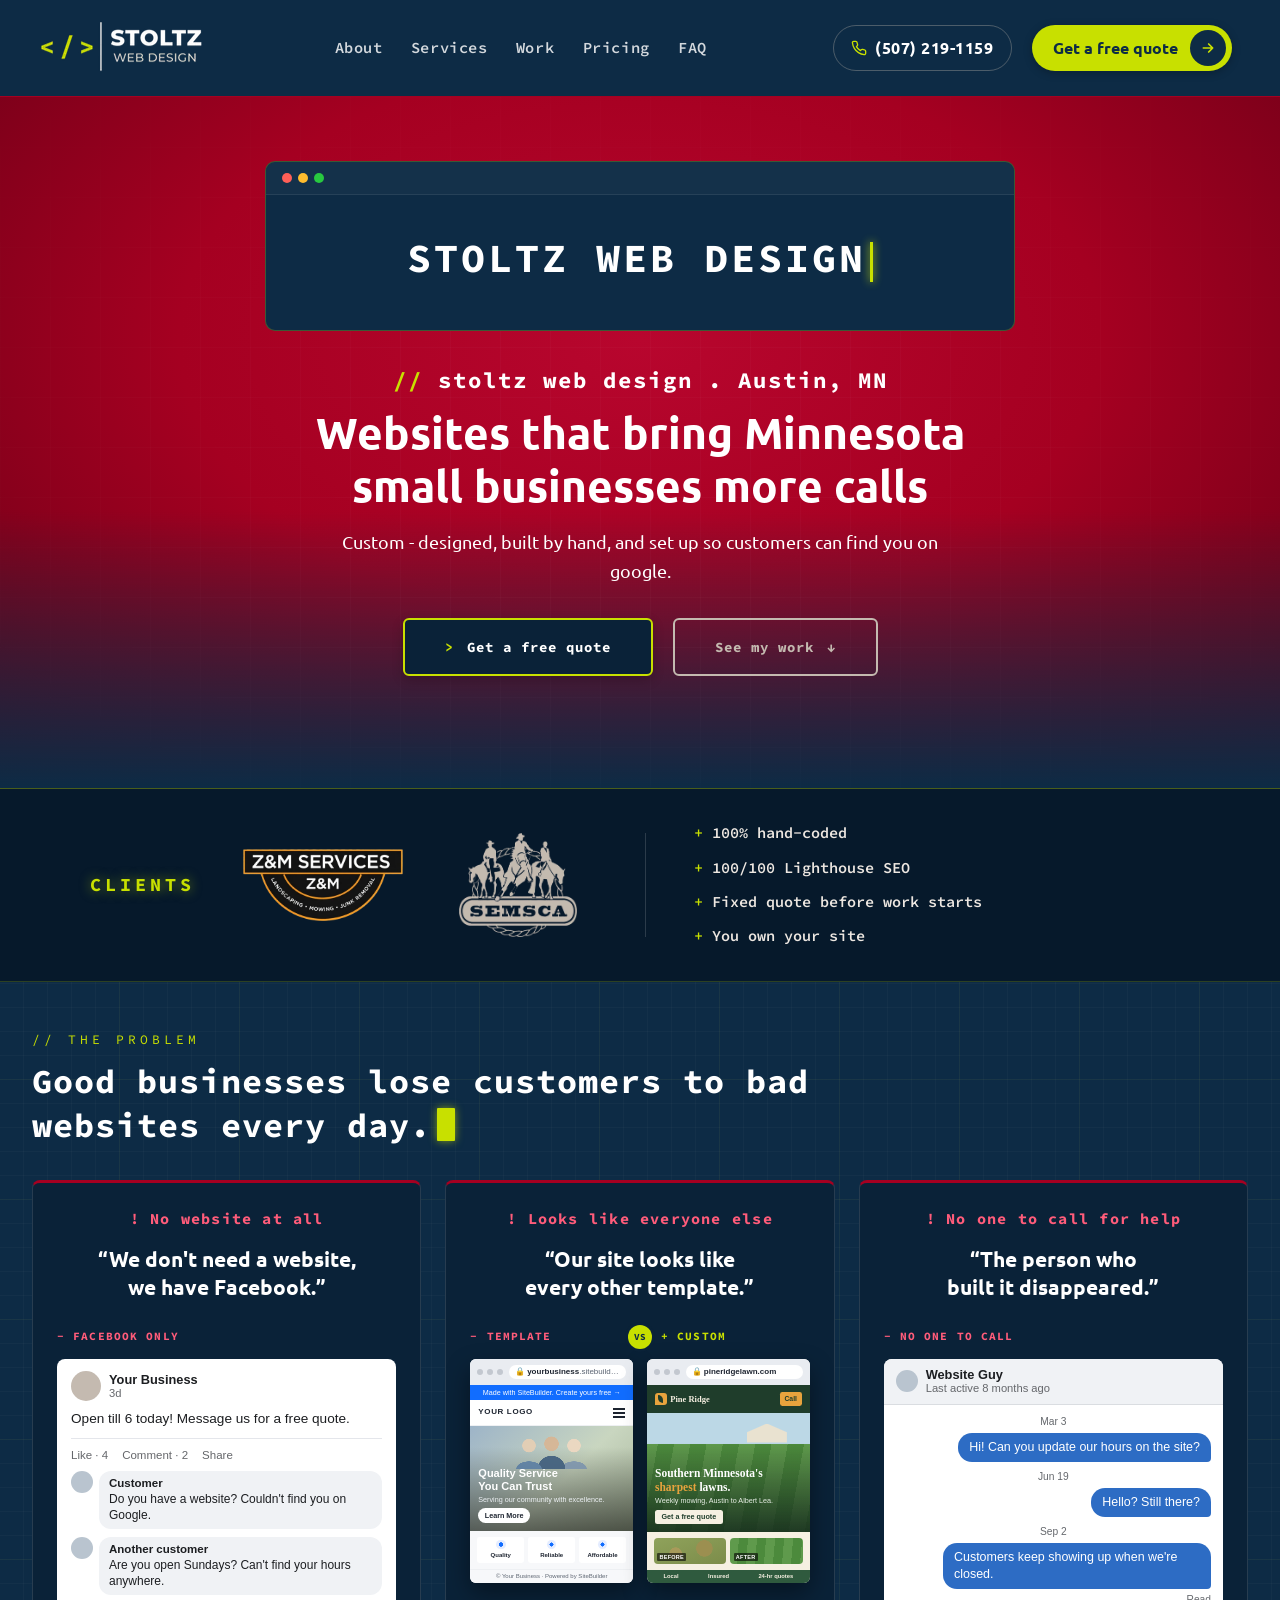
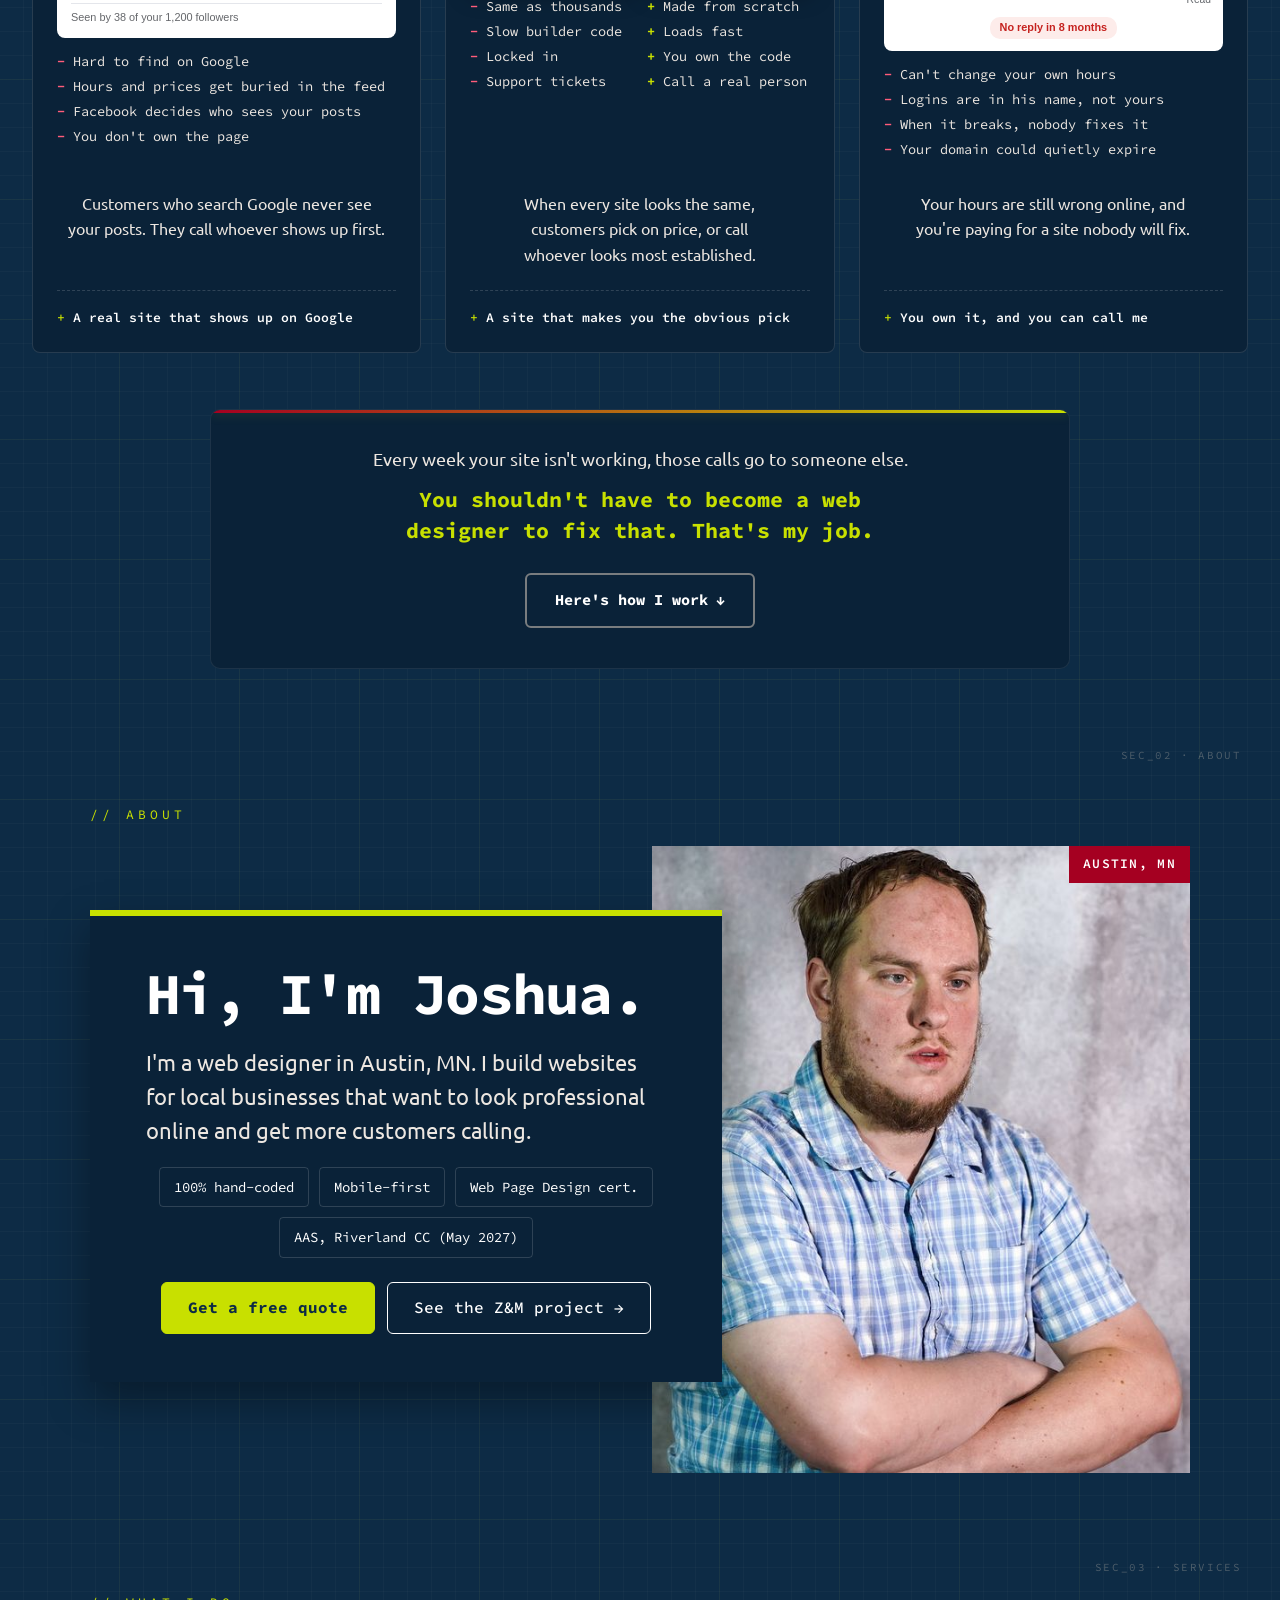
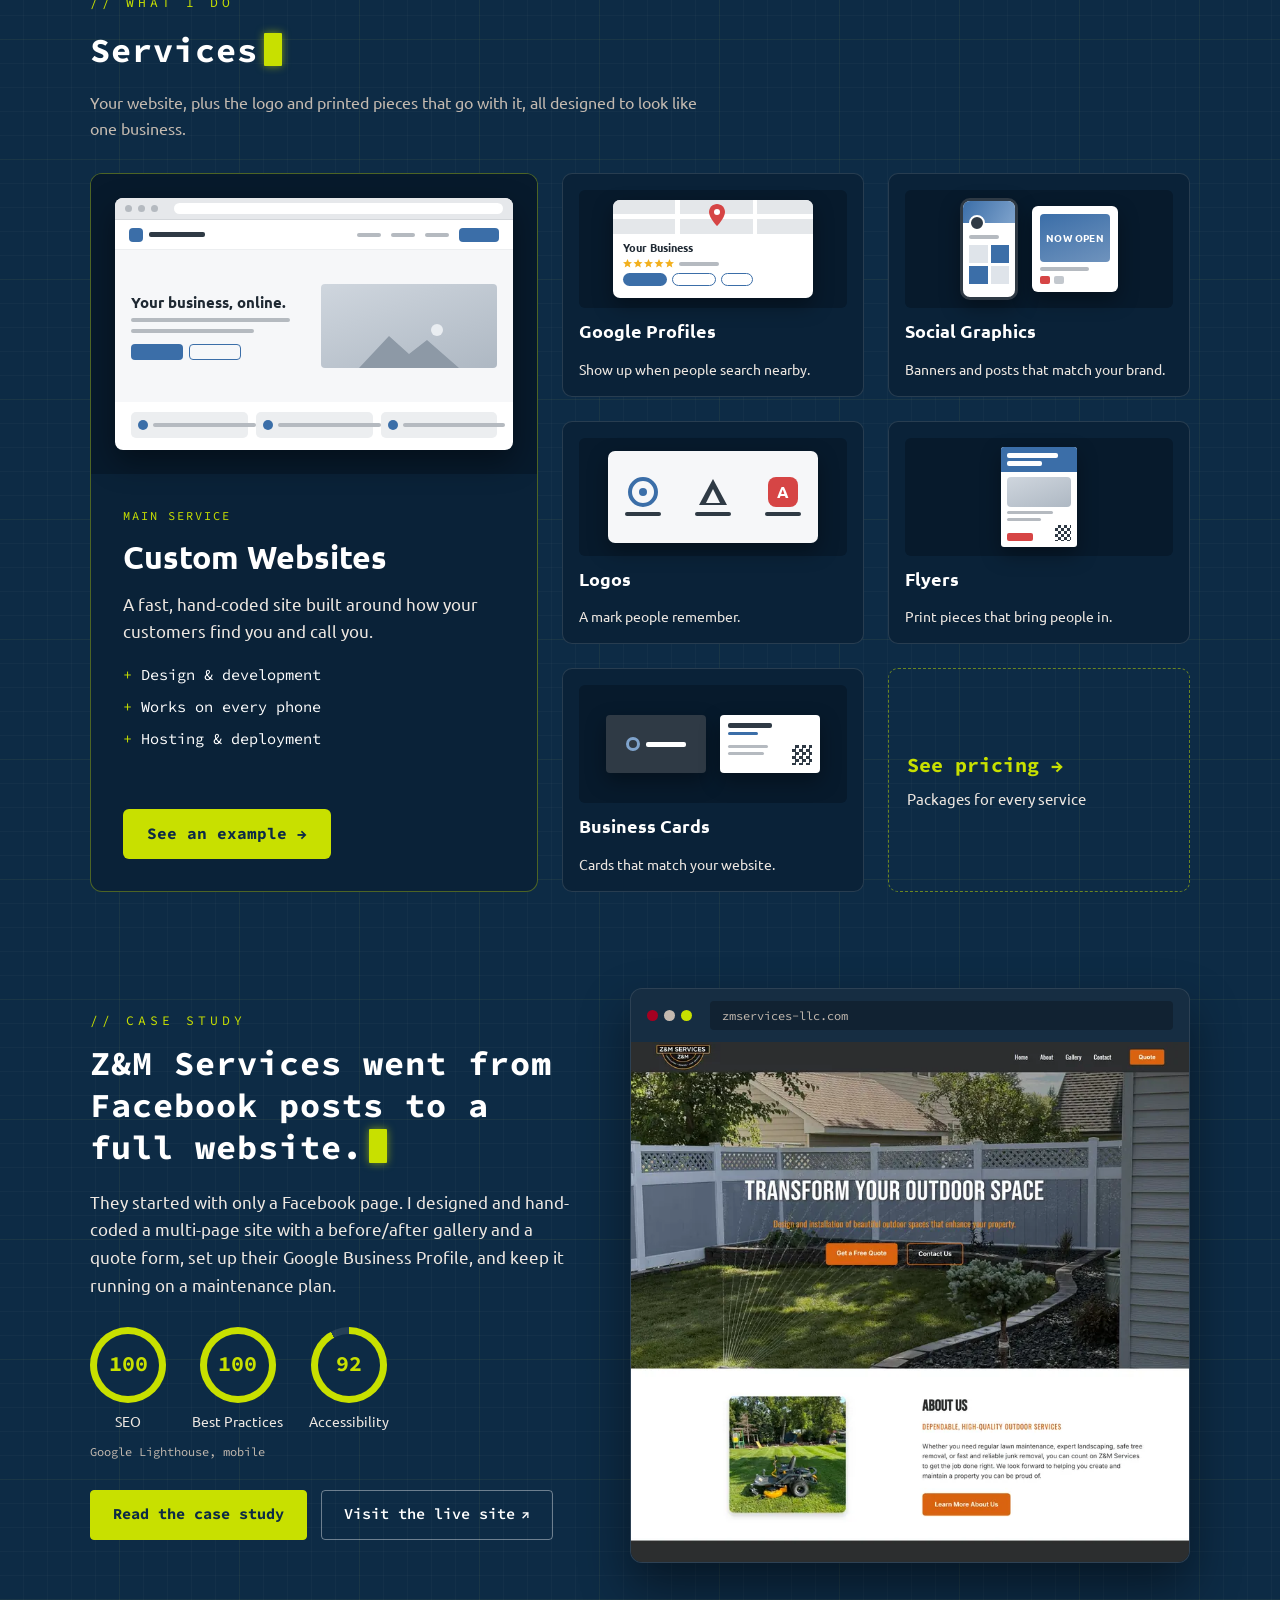
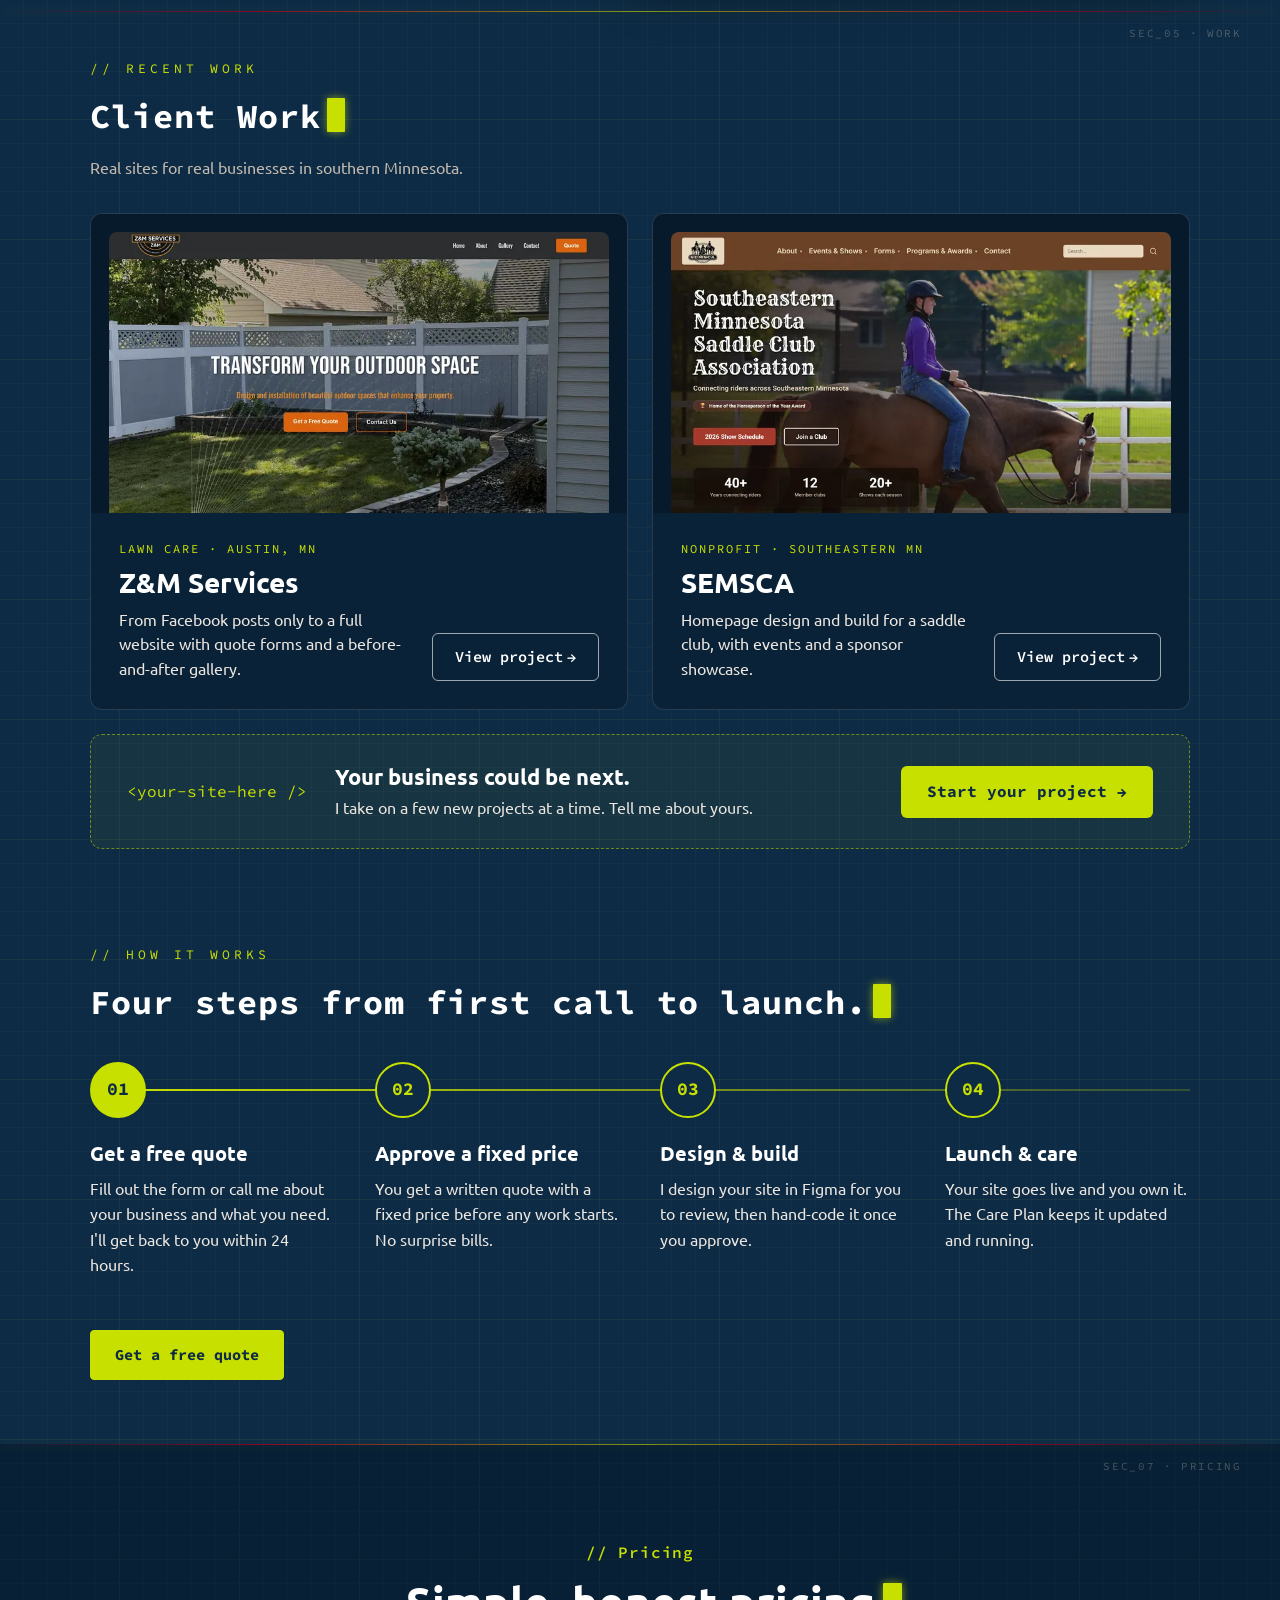
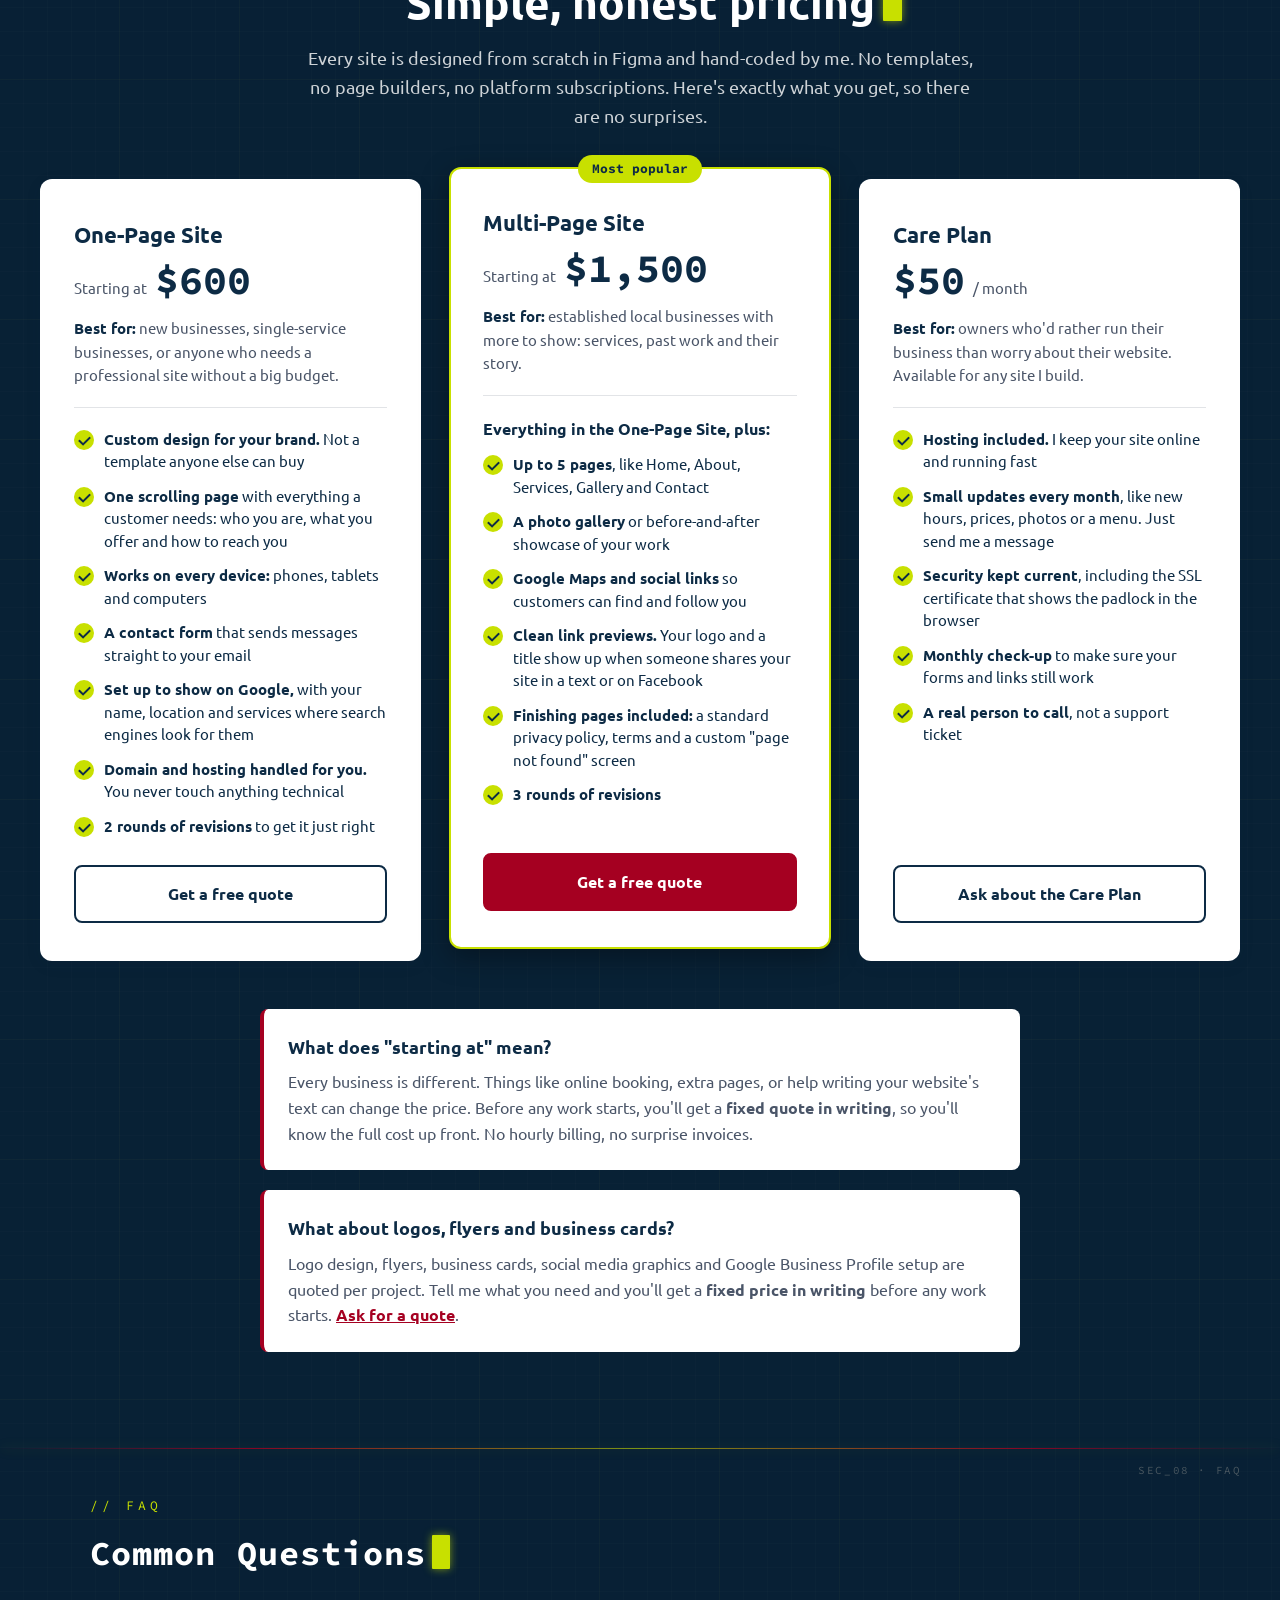
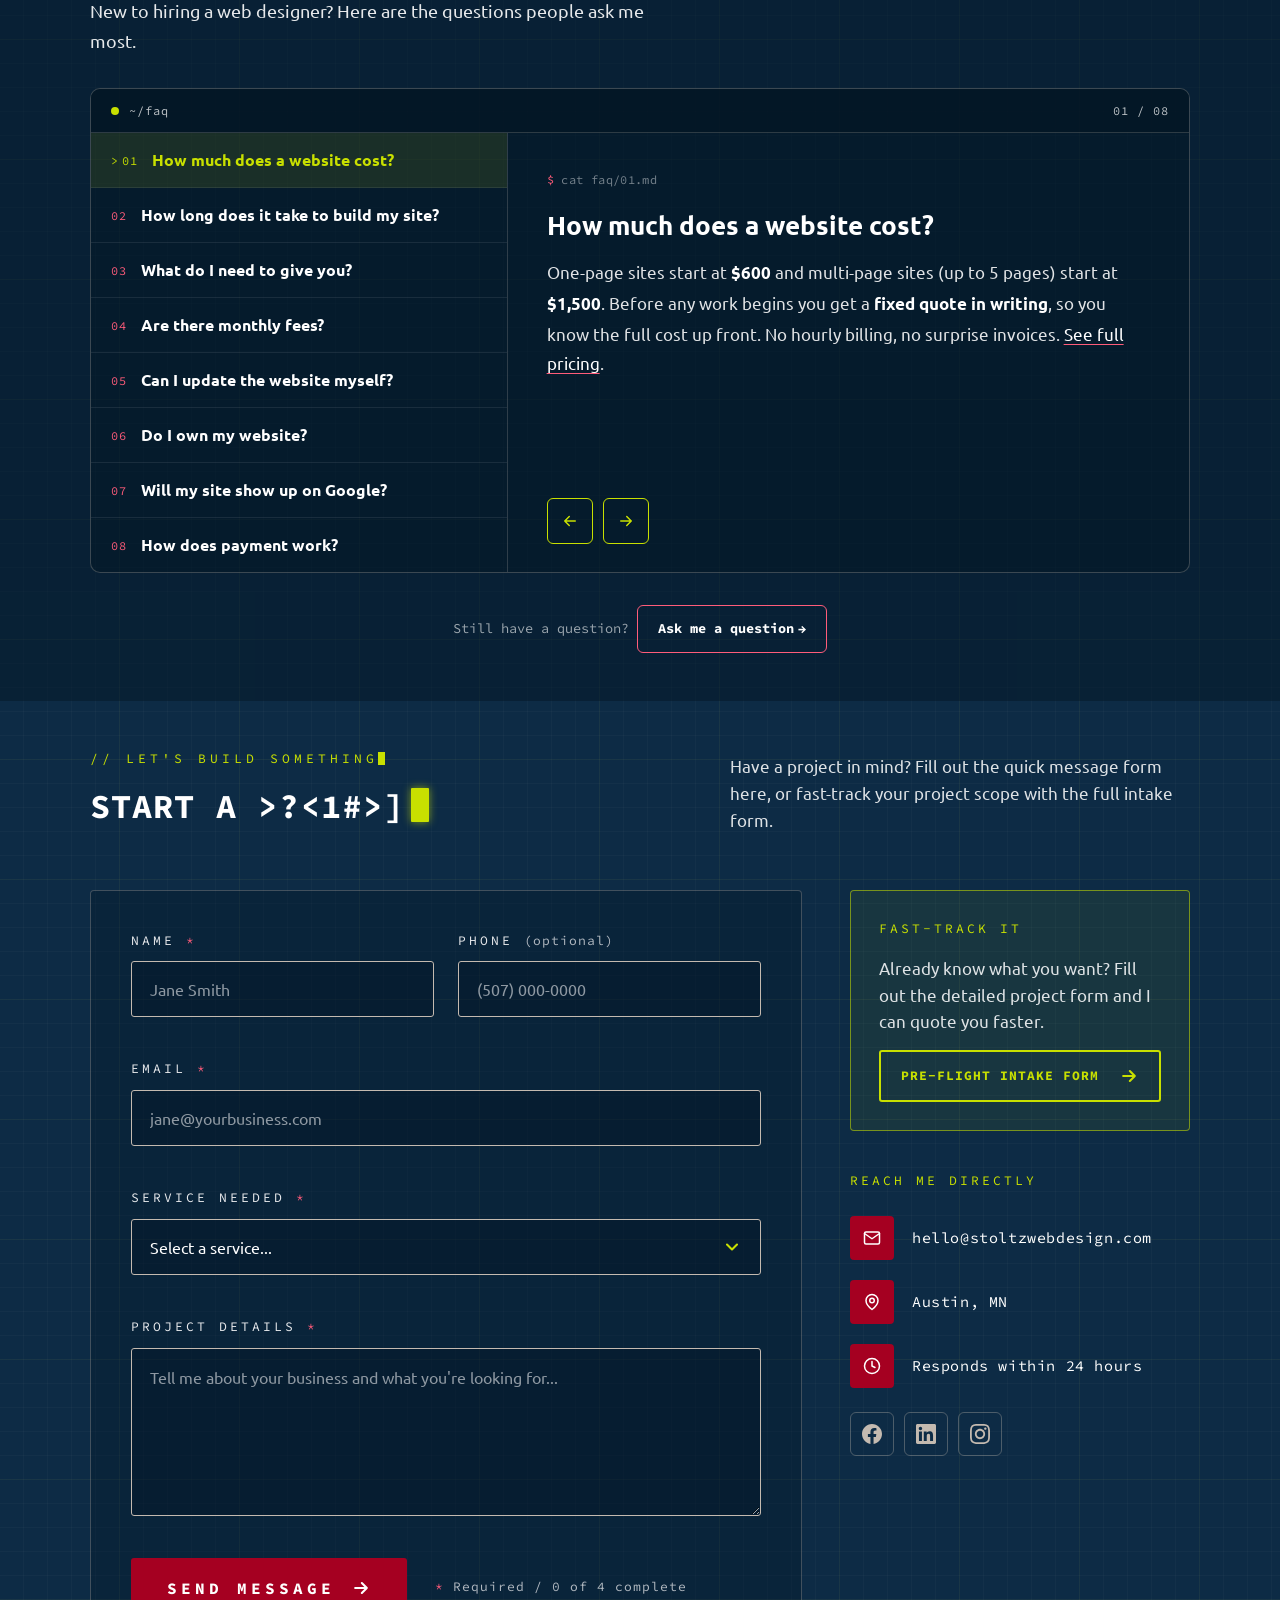
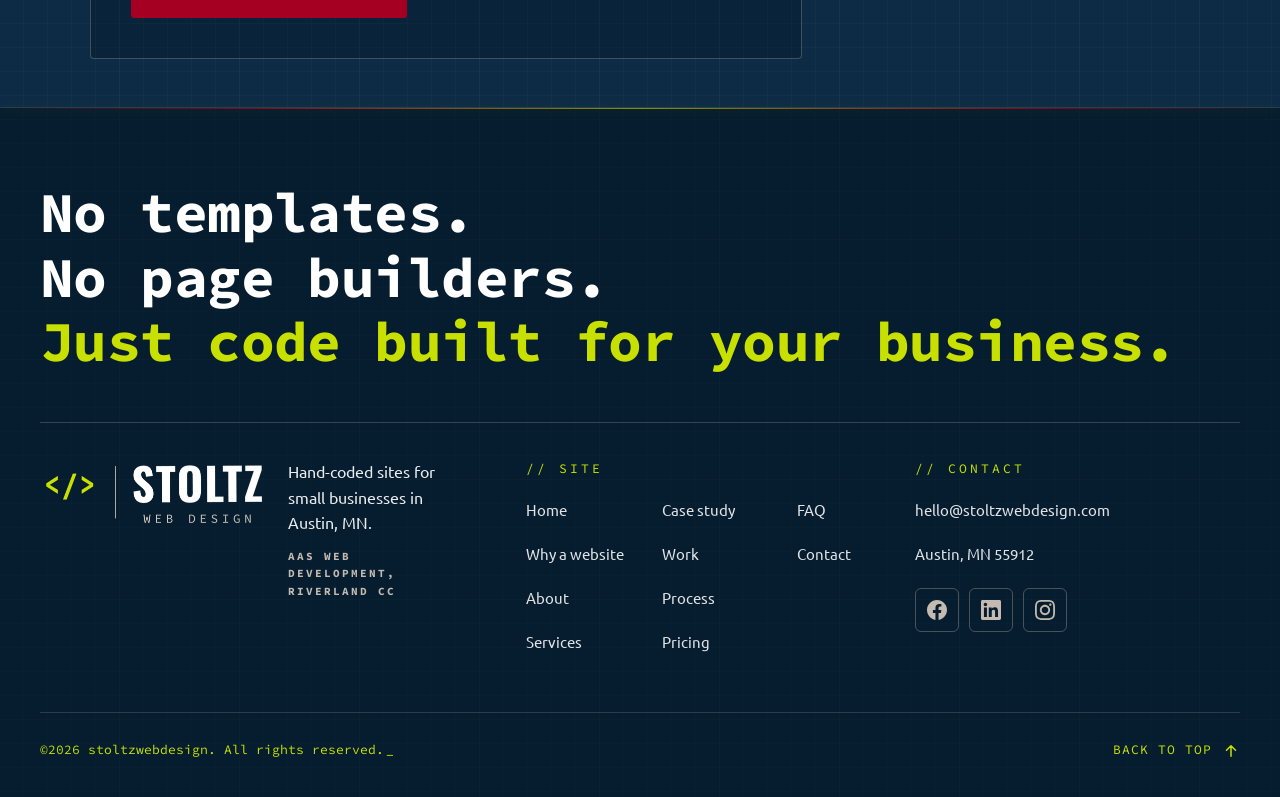
<file: index.html>
<!DOCTYPE html>
<html lang="en">
<head>
  <meta charset="UTF-8" />
  <meta name="viewport" content="width=device-width, initial-scale=1.0" />
 
  <!-- ===== Page title + search description (what Google shows) ===== -->
  <title>Joshua Stoltz | Web Developer | Austin MN</title>
  <meta name="description" content="Stoltz Web Design builds custom, hand-coded websites for small businesses in Austin, MN and southern Minnesota. Fast, mobile-friendly sites with fixed, upfront pricing.">
  <link rel="canonical" href="https://stoltzwebdesign.com/">
  <meta name="theme-color" content="#0D2B45">
 
  <!-- ===== Link previews: Facebook, texts, LinkedIn (Open Graph) ===== -->
 <meta name="google-site-verification" content="0FNvPrrADdDI3hpWzajGYseowH3FAzj6MbQ3qB4H9hs" />
  <meta property="og:type" content="website">
  <meta property="og:site_name" content="Stoltz Web Design">
  <meta property="og:title" content="Joshua Stoltz | Web Developer | Austin MN">
  <meta property="og:description" content="Building clean, fast websites for Minnesota small businesses.">
  <meta property="og:url" content="https://stoltzwebdesign.com/">
  <meta property="og:image" content="https://stoltzwebdesign.com/images/social-preview.png">
  <meta property="og:image:width" content="1200">
  <meta property="og:image:height" content="630">
  <meta property="og:image:alt" content="Stoltz Web Design: hand-coded websites for Minnesota small businesses">
 
  <!-- ===== Link previews: X / Twitter ===== -->
  <meta name="twitter:card" content="summary_large_image">
  <meta name="twitter:title" content="Joshua Stoltz | Web Developer | Austin MN">
  <meta name="twitter:description" content="Building clean, fast websites for Minnesota small businesses.">
  <meta name="twitter:image" content="https://stoltzwebdesign.com/images/social-preview.png">
 
  <!-- ===== Business info for Google (local search) ===== -->
  <script type="application/ld+json">
  {
    "@context": "https://schema.org",
    "@type": "ProfessionalService",
    "name": "Stoltz Web Design",
    "url": "https://stoltzwebdesign.com/",
    "logo": "https://stoltzwebdesign.com/images/stoltzwebdesign-logo-800x400.png",
    "image": "https://stoltzwebdesign.com/images/social-preview.png",
    "description": "Custom, hand-coded websites for small businesses in Austin, MN and southern Minnesota.",
    "email": "hello@stoltzwebdesign.com",
    "founder": { "@type": "Person", "name": "Joshua Stoltz" },
    "address": {
      "@type": "PostalAddress",
      "addressLocality": "Austin",
      "addressRegion": "MN",
      "postalCode": "55912",
      "addressCountry": "US"
    },
    "areaServed": "Southern Minnesota",
    "sameAs": [
      "https://www.facebook.com/stoltzwebdesign",
      "https://www.linkedin.com/in/joshua-stoltz-bab0a749/",
      "https://www.instagram.com/8joshstol0329"
    ]
  }
  </script>
 
  <!-- ===== Fonts: only the ones the site uses (Playfair Display is for the SEMSCA card) ===== -->
  <link rel="preconnect" href="https://fonts.googleapis.com">
  <link rel="preconnect" href="https://fonts.gstatic.com" crossorigin>
  <link rel="preload" href="https://fonts.googleapis.com/css2?family=Source+Code+Pro:wght@400;600&family=Ubuntu:wght@400;700&family=Playfair+Display:wght@700&display=swap" as="style" onload="this.onload=null;this.rel='stylesheet'">
  <noscript><link rel="stylesheet" href="https://fonts.googleapis.com/css2?family=Source+Code+Pro:wght@400;600&family=Ubuntu:wght@400;700&family=Playfair+Display:wght@700&display=swap"></noscript>
 
  <!-- ===== Icons: inline SVGs in the page, no icon library to download ===== -->
  <link rel="icon" type="image/png" href="images/favicon.png">
  <link rel="apple-touch-icon" href="images/favicon.png">

  <!-- ===== Google reCAPTCHA v3: script.js loads it the first time someone clicks into the form ===== -->
 
  <link rel="stylesheet" href="css/style.min.css">
</head>
<body>

<!-- ==========================================================================
     1. HEADER / NAVIGATION
     ========================================================================== -->
<header class="site-header">
  <nav class="navbar" aria-label="Main">
    <a class="navbar-brand" href="#hero" aria-label="Stoltz Web Design, back to top">
      <img src="images/stoltzwebdesign-logo.webp"
           srcset="images/stoltzwebdesign-logo-300.webp 300w, images/stoltzwebdesign-logo-448.webp 448w, images/stoltzwebdesign-logo.webp 600w"
           sizes="(max-width: 360px) 200px, (max-width: 768px) 224px, (max-width: 991px) 248px, 300px"
           alt="Stoltz Web Design" width="600" height="300" fetchpriority="high">
    </a>

    <!-- Section links. From 992px up they sit in the bar; below that they
         live in the terminal-style menu that the >_ button opens. -->
    <div class="nav-menu" id="navMenu">
      <!-- Menu title bar (phones/tablets only): shows where you are on the page -->
      <div class="nav-menu-bar" aria-hidden="true">
        <span class="nav-path-dots"></span>
        <span class="nav-menu-path"><span class="nav-path-user">joshua@stoltz</span>:<span class="nav-path-dir">~</span>$ ls</span>
      </div>

      <ul class="nav-links">
        <li><a class="nav-link" href="#about">About</a></li>
        <li><a class="nav-link" href="#services">Services</a></li>
        <li><a class="nav-link" href="#work">Work</a></li>
        <li><a class="nav-link" href="#pricing">Pricing</a></li>
        <li><a class="nav-link" href="#faq">FAQ</a></li>
      </ul>

      <!-- Phone + email repeated in the menu so they are one tap away on phones -->
      <div class="nav-menu-contact">
        <a href="tel:+15072191159">(507) 219-1159</a>
        <a href="mailto:hello@stoltzwebdesign.com">hello@stoltzwebdesign.com</a>
      </div>
    </div>

    <div class="nav-actions">
      <a class="nav-phone" href="tel:+15072191159" aria-label="Call (507) 219-1159">
        <svg aria-hidden="true" viewBox="0 0 24 24" width="18" height="18" fill="none" stroke="currentColor" stroke-width="2" stroke-linecap="round" stroke-linejoin="round"><path d="M22 16.92v3a2 2 0 0 1-2.18 2 19.79 19.79 0 0 1-8.63-3.07 19.5 19.5 0 0 1-6-6 19.79 19.79 0 0 1-3.07-8.67A2 2 0 0 1 4.11 2h3a2 2 0 0 1 2 1.72c.13.96.36 1.9.7 2.81a2 2 0 0 1-.45 2.11L8.09 9.91a16 16 0 0 0 6 6l1.27-1.27a2 2 0 0 1 2.11-.45c.91.34 1.85.57 2.81.7A2 2 0 0 1 22 16.92z"/></svg>
        <span class="nav-phone-text">(507) 219-1159</span>
      </a>
      <a class="nav-link nav-btn-cta" href="#contact">
        <span class="nav-btn-text">Get a free quote</span>
        <span class="nav-btn-badge" aria-hidden="true"><svg viewBox="0 0 24 24" width="16" height="16" fill="none" stroke="currentColor" stroke-width="2.5" stroke-linecap="round" stroke-linejoin="round"><path d="M5 12h14M13 6l6 6-6 6"/></svg></span>
      </a>
      <button class="nav-toggle" type="button" aria-expanded="false" aria-controls="navMenu" aria-label="Menu">
        <span class="nav-toggle-icon" aria-hidden="true">&gt;_</span>
      </button>
    </div>
  </nav>
</header>

<!-- /HEADER / NAVIGATION -->

  <main>

    <!-- ==========================================================================
         2. HERO SECTION
         ========================================================================== -->
    <section class="hero-section" id="hero">
      <div class="hero-inner">
        <div class="typing-hero">
          <div class="typing-container">
            <span id="typed-text">JOSHUA STOLTZ</span><span class="cursor"></span>
          </div>
        </div>

        <p class="hero-sub">stoltz web design . Austin, MN</p>

        <h1 class="hero-headline">Websites that bring Minnesota small businesses more calls</h1>

          <p class="hero-tagline">Custom - designed, built by hand, and set up so customers can find you on google.</p>
       

      <div class="hero-cta">
  <a href="#contact" class="btn-primary-custom"><span class="btn-prompt" aria-hidden="true">&gt;</span> Get a free quote</a>
<a href="#work" class="btn-outline-custom">See my work <span class="btn-down" aria-hidden="true">&darr;</span></a>
</div>

      </div>
    </section>
    <!-- /HERO SECTION -->
<!-- ==========================================================================
     2b. TRUST STRIP
     Real, checkable proof right under the hero. A <div> on purpose, not a
     <section>, so it doesn't get a "SEC_0X" corner tag or shift the numbering.
     ========================================================================== -->
<div class="trust-strip" role="region" aria-label="Clients and guarantees">
  <div class="trust-inner">

    <div class="trust-clients">
      <p class="trust-label">Clients</p>
      <div class="trust-logos">
        <img src="images/zm-logo-trust.webp" alt="Z&amp;M Services" width="440" height="200" class="trust-logo trust-logo--zm" loading="lazy" decoding="async">
        <img src="images/semsca-logo-tan.webp" alt="SEMSCA" width="273" height="240" class="trust-logo trust-logo--semsca" loading="lazy" decoding="async">
      </div>
    </div>

    <span class="trust-divider" aria-hidden="true"></span>

    <ul class="trust-points">
      <li>100% hand-coded</li>
      <li>100/100 Lighthouse SEO</li>
      <li>Fixed quote before work starts</li>
      <li>You own your site</li>
    </ul>

  </div>
</div>
<!-- /TRUST STRIP -->

<!-- ==========================================================================
     2c. PROBLEM SECTION
     What goes wrong for local businesses, in their own words, then the hand-off
     to About ("That's my job"). Sits after the trust strip, before About.
     ========================================================================== -->

<section class="problem-section" id="problem" aria-labelledby="problem-title">
  <div class="problem-inner">

    <div class="section-heading">
      <p class="section-label">// THE PROBLEM</p>
      <h2 class="section-title" id="problem-title">Good businesses lose customers to bad websites every day.</h2>
    </div>

    <ul class="problem-cards" role="list">
      <li class="problem-card">
        <span class="problem-tag" aria-hidden="true">No website at all</span>
        <h3 class="problem-quote">&ldquo;We don't need a website, we have Facebook.&rdquo;</h3>
        <div class="mock mock-fb" aria-hidden="true">
          <span class="mock-fb-head">&minus; FACEBOOK ONLY</span>
          <div class="mock-post">
            <div class="mock-post-head">
              <span class="mock-avatar"></span>
              <span>
                <span class="mock-name">Your Business</span>
                <span class="mock-time">3d</span>
              </span>
            </div>
            <div>Open till 6 today! Message us for a free quote.</div>
            <div class="mock-reactions"><span>Like · 4</span><span>Comment · 2</span><span>Share</span></div>
            <div class="mock-comment">
              <span class="mock-avatar mock-avatar--sm"></span>
              <span class="mock-comment-bubble"><span class="mock-name">Customer</span>Do you have a website? Couldn't find you on Google.</span>
            </div>
            <div class="mock-comment">
              <span class="mock-avatar mock-avatar--sm"></span>
              <span class="mock-comment-bubble"><span class="mock-name">Another customer</span>Are you open Sundays? Can't find your hours anywhere.</span>
            </div>
            <div class="mock-reach">Seen by 38 of your 1,200 followers</div>
          </div>
          <div class="mock-fb-list">
            <span>Hard to find on Google</span>
            <span>Hours and prices get buried in the feed</span>
            <span>Facebook decides who sees your posts</span>
            <span>You don't own the page</span>
          </div>
        </div>
        <span class="sr-only">With only a Facebook page, you're hard to find on Google, your hours and prices get buried in the feed, Facebook decides who sees your posts, and you don't own the page.</span>
        <p class="problem-text">Customers who search Google never see your posts. They call whoever shows up first.</p>
        <p class="problem-fix">A real site that shows up on Google</p>
      </li>
      <li class="problem-card">
        <span class="problem-tag" aria-hidden="true">Looks like everyone else</span>
        <h3 class="problem-quote">&ldquo;Our site looks like every other template.&rdquo;</h3>
        <div class="mock mock-vs" aria-hidden="true">

          <div class="mock-vs-col">
            <span class="mock-vs-head mock-vs-head--tpl">&minus; TEMPLATE</span>
            <div class="mock-site mock-site--tpl">
              <div class="mock-site-bar">
                <span class="mock-site-dots"></span>
                <span class="mock-site-url">&#128274; <b>yourbusiness</b>.sitebuilder.com</span>
              </div>
              <div class="mock-tpl-ad">Made with SiteBuilder. Create yours free &rarr;</div>
              <div class="mock-tpl-nav"><span class="mock-tpl-logo">YOUR LOGO</span><span class="mock-tpl-burger"></span></div>
              <div class="mock-tpl-hero">
                <span class="mock-tpl-h">Quality Service<br>You Can Trust</span>
                <span class="mock-tpl-sub">Serving our community with excellence.</span>
                <span class="mock-tpl-btn">Learn More</span>
              </div>
              <div class="mock-tpl-cards"><span>Quality</span><span>Reliable</span><span>Affordable</span></div>
              <div class="mock-tpl-foot">&copy; Your Business &middot; Powered by SiteBuilder</div>
            </div>
            <div class="mock-vs-list mock-vs-list--tpl">
              <span>Same as thousands</span>
              <span>Slow builder code</span>
              <span>Locked in</span>
              <span>Support tickets</span>
            </div>
          </div>

          <div class="mock-vs-col">
            <span class="mock-vs-head mock-vs-head--cst">+ CUSTOM</span>
            <div class="mock-site mock-site--cst">
              <div class="mock-site-bar">
                <span class="mock-site-dots"></span>
                <span class="mock-site-url">&#128274; <b>pineridgelawn.com</b></span>
              </div>
              <div class="mock-cst-nav">
                <span class="mock-cst-logo"><span class="mock-cst-mark"></span>Pine Ridge</span>
                <span class="mock-cst-call">Call</span>
              </div>
              <div class="mock-cst-hero">
                <span class="mock-cst-h">Southern Minnesota's <em>sharpest</em> lawns.</span>
                <span class="mock-cst-sub">Weekly mowing, Austin to Albert Lea.</span>
                <span class="mock-cst-btn">Get a free quote</span>
              </div>
              <div class="mock-cst-work">
                <span class="mock-cst-shot mock-cst-shot--before"><span>BEFORE</span></span>
                <span class="mock-cst-shot mock-cst-shot--after"><span>AFTER</span></span>
              </div>
              <div class="mock-cst-strip"><span>Local</span><span>Insured</span><span>24-hr quotes</span></div>
            </div>
            <div class="mock-vs-list mock-vs-list--cst">
              <span>Made from scratch</span>
              <span>Loads fast</span>
              <span>You own the code</span>
              <span>Call a real person</span>
            </div>
          </div>

          <span class="mock-vs-badge">VS</span>
        </div>
        <span class="sr-only">A builder template uses the same theme as thousands of other sites, is slowed down by builder code, locks you into the builder, and gives you a support ticket instead of a person. A custom site is designed from scratch, loads fast, you own the code, and you have a local person to call.</span>
        <p class="problem-text">When every site looks the same, customers pick on price, or call whoever looks most established.</p>
        <p class="problem-fix">A site that makes you the obvious pick</p>
      </li>
      <li class="problem-card">
        <span class="problem-tag" aria-hidden="true">No one to call for help</span>
        <h3 class="problem-quote">&ldquo;The person who built it disappeared.&rdquo;</h3>
        <div class="mock mock-help" aria-hidden="true">
          <span class="mock-help-head">&minus; NO ONE TO CALL</span>
          <div class="mock-chat">
            <div class="mock-chat-head">
              <span class="mock-avatar mock-avatar--sm"></span>
              <span>
                <span class="mock-name">Website Guy</span>
                <span class="mock-time">Last active 8 months ago</span>
              </span>
            </div>
            <div class="mock-chat-body">
              <span class="mock-chat-date">Mar 3</span>
              <span class="mock-bubble">Hi! Can you update our hours on the site?</span>
              <span class="mock-chat-date">Jun 19</span>
              <span class="mock-bubble">Hello? Still there?</span>
              <span class="mock-chat-date">Sep 2</span>
              <span class="mock-bubble">Customers keep showing up when we're closed.</span>
              <span class="mock-status">Read</span>
              <span class="mock-noreply">No reply in 8 months</span>
            </div>
          </div>
          <div class="mock-help-list">
            <span>Can't change your own hours</span>
            <span>Logins are in his name, not yours</span>
            <span>When it breaks, nobody fixes it</span>
            <span>Your domain could quietly expire</span>
          </div>
        </div>
        <span class="sr-only">When the person who built your site disappears, you can't change your own hours, the logins are in their name, nobody fixes it when it breaks, and your domain could quietly expire.</span>
        <p class="problem-text">Your hours are still wrong online, and you're paying for a site nobody will fix.</p>
        <p class="problem-fix">You own it, and you can call me</p>
      </li>
    </ul>

    <div class="problem-close">
      <p class="problem-stakes">Every week your site isn't working, those calls go to someone else.</p>
      <p class="problem-handoff">You shouldn't have to become a web designer to fix that. That's my job.</p>
      <a href="#about" class="problem-next">Here's how I work <span aria-hidden="true">&darr;</span></a>
    </div>

  </div>
</section>
<!-- /PROBLEM SECTION -->

<!-- ==========================================================================
     3. ABOUT SECTION
     ========================================================================== -->

<section class="about" id="about" aria-labelledby="about-title">
  <div class="about__inner">
    <p class="about__eyebrow">// ABOUT</p>

    <figure class="about__photo">
      <img src="images/joshua-2-600.jpg"
     srcset="images/joshua-2-600.jpg 600w, images/joshua-2-1200.jpg 1200w"
     sizes="(max-width: 900px) 70vw, 560px"
     alt="Joshua Stoltz, web designer in Austin, MN"
     width="600" height="700" loading="lazy" decoding="async">
      <figcaption class="about__tag">AUSTIN, MN</figcaption>
    </figure>

    <div class="about__card">
      <h2 class="about__title" id="about-title">Hi, I'm Joshua.</h2>

      <p class="about__lead">
        I'm a web designer in Austin, MN. I build websites for local businesses
        that want to look professional online and get more customers calling.
      </p>

      <ul class="about__chips">
        <li>100% hand-coded</li>
        <li>Mobile-first</li>
        <li>Web Page Design cert.</li>
        <li>AAS, Riverland CC (May 2027)</li>
      </ul>

      <div class="about__actions">
        <a href="#contact" class="btn btn--primary">Get a free quote</a>
        <a href="zm-project.html" class="btn btn--outline">See the Z&amp;M project →</a>
      </div>
    </div>
  </div>
</section>
<!-- /ABOUT SECTION -->

<!-- ==========================================================================
     4. SERVICES SECTION
     ========================================================================== -->

<section class="services-section" id="services" aria-labelledby="services-title">

  <div class="section-heading">
    <p class="section-label">// WHAT I DO</p>
    <h2 class="section-title" id="services-title">Services</h2>
    <p class="services-intro">
      Your website, plus the logo and printed pieces that go with it, all designed
      to look like one business.
    </p>
  </div>

  <div class="svc-grid">

    <!-- ===== Featured: Custom Websites ===== -->
    <article class="svc-feature">
      <div class="svc-feature__media">
        <div class="svc-art-site" role="img" aria-label="Example small-business website">
          <div class="svc-site-bar">
            <span class="svc-site-dot"></span>
            <span class="svc-site-dot"></span>
            <span class="svc-site-dot"></span>
            <span class="svc-site-url"></span>
          </div>
          <div class="svc-site-nav">
            <span class="svc-site-brand">
              <span class="svc-site-mark"></span>
              <span class="svc-line svc-line--dark svc-line--thick" style="--w:56px"></span>
            </span>
            <span class="svc-site-links">
              <span class="svc-line" style="--w:24px"></span>
              <span class="svc-line" style="--w:24px"></span>
              <span class="svc-line" style="--w:24px"></span>
              <span class="svc-site-btn"></span>
            </span>
          </div>
          <div class="svc-site-hero">
            <div class="svc-site-copy">
              <span class="svc-site-headline">Your business, online.</span>
              <span class="svc-line" style="--w:90%"></span>
              <span class="svc-line" style="--w:70%"></span>
              <span class="svc-site-ctas">
                <span class="svc-site-btn" style="--w:52px; --h:16px"></span>
                <span class="svc-site-btn svc-site-btn--outline" style="--w:52px; --h:16px"></span>
              </span>
            </div>
            <div class="svc-site-photo svc-photo">
              <svg width="100" height="50" viewBox="0 0 100 50" aria-hidden="true">
                <path d="M0 50 L30 18 L50 36 L68 22 L100 50 Z" fill="#8d99a6"/>
                <circle cx="78" cy="12" r="6" fill="#e9edf1"/>
              </svg>
            </div>
          </div>
          <div class="svc-site-feats">
            <span class="svc-site-feat"><span class="svc-site-icon"></span><span class="svc-line"></span></span>
            <span class="svc-site-feat"><span class="svc-site-icon"></span><span class="svc-line"></span></span>
            <span class="svc-site-feat"><span class="svc-site-icon"></span><span class="svc-line"></span></span>
          </div>
        </div>
      </div>

      <div class="svc-feature__body">
        <p class="svc-feature__tag">MAIN SERVICE</p>
        <h3 class="svc-feature__title">Custom Websites</h3>
        <p class="svc-feature__text">
          A fast, hand-coded site built around how your customers find you and call you.
        </p>
        <ul class="svc-feature__list">
          <li>Design &amp; development</li>
          <li>Works on every phone</li>
          <li>Hosting &amp; deployment</li>
        </ul>
        <a href="zm-project.html" class="svc-btn">See an example →</a>
      </div>
    </article>

    <!-- ===== The other five services + pricing tile ===== -->
    <ul class="svc-cards">

      <!-- Google Profiles -->
      <li class="svc-card">
        <div class="svc-card__media">
          <div class="svc-art-gbp" role="img" aria-label="Example Google business listing">
            <div class="svc-gbp-map">
              <span class="svc-gbp-road svc-gbp-road--h"></span>
              <span class="svc-gbp-road svc-gbp-road--v1"></span>
              <span class="svc-gbp-road svc-gbp-road--v2"></span>
              <svg class="svc-gbp-pin" width="16" height="22" viewBox="0 0 16 22" aria-hidden="true">
                <path d="M8 0C3.6 0 0 3.6 0 8c0 6 8 14 8 14s8-8 8-14c0-4.4-3.6-8-8-8z" fill="#d64545"/>
                <circle cx="8" cy="8" r="3" fill="#ffffff"/>
              </svg>
            </div>
            <div class="svc-gbp-body">
              <span class="svc-gbp-name">Your Business</span>
              <span class="svc-gbp-rating">
                <svg width="52" height="9" viewBox="0 0 52 9" aria-hidden="true">
                  <g fill="#f2b01e">
                    <path d="M4.5 0l1.3 2.9 3.2.3-2.4 2.1.7 3.1-2.8-1.7-2.8 1.7.7-3.1L0 3.2l3.2-.3z"/>
                    <path transform="translate(10.5 0)" d="M4.5 0l1.3 2.9 3.2.3-2.4 2.1.7 3.1-2.8-1.7-2.8 1.7.7-3.1L0 3.2l3.2-.3z"/>
                    <path transform="translate(21 0)" d="M4.5 0l1.3 2.9 3.2.3-2.4 2.1.7 3.1-2.8-1.7-2.8 1.7.7-3.1L0 3.2l3.2-.3z"/>
                    <path transform="translate(31.5 0)" d="M4.5 0l1.3 2.9 3.2.3-2.4 2.1.7 3.1-2.8-1.7-2.8 1.7.7-3.1L0 3.2l3.2-.3z"/>
                    <path transform="translate(42 0)" d="M4.5 0l1.3 2.9 3.2.3-2.4 2.1.7 3.1-2.8-1.7-2.8 1.7.7-3.1L0 3.2l3.2-.3z"/>
                  </g>
                </svg>
                <span class="svc-line" style="--w:40px"></span>
              </span>
              <span class="svc-gbp-actions">
                <span class="svc-pill"></span>
                <span class="svc-pill svc-pill--outline"></span>
                <span class="svc-pill svc-pill--outline" style="--w:32px"></span>
              </span>
            </div>
          </div>
        </div>
        <h3 class="svc-card__title">Google Profiles</h3>
        <p class="svc-card__text">Show up when people search nearby.</p>
      </li>

      <!-- Social Graphics -->
      <li class="svc-card">
        <div class="svc-card__media">
          <div class="svc-art-social" role="img" aria-label="Example social media profile and post">
            <span class="svc-phone">
              <span class="svc-phone-banner"></span>
              <span class="svc-phone-avatar"></span>
              <span class="svc-line" style="--w:30px"></span>
              <span class="svc-phone-grid"><span></span><span></span><span></span><span></span></span>
            </span>
            <span class="svc-post">
              <span class="svc-post-image">NOW OPEN</span>
              <span class="svc-line" style="--w:70%"></span>
              <span class="svc-post-icons"><span></span><span></span></span>
            </span>
          </div>
        </div>
        <h3 class="svc-card__title">Social Graphics</h3>
        <p class="svc-card__text">Banners and posts that match your brand.</p>
      </li>

      <!-- Logos -->
      <li class="svc-card">
        <div class="svc-card__media">
          <div class="svc-art-logos" role="img" aria-label="Three example logo options">
            <span class="svc-logo">
              <svg width="30" height="30" viewBox="0 0 30 30" aria-hidden="true">
                <circle cx="15" cy="15" r="13" fill="none" stroke="#3b6ea8" stroke-width="4"/>
                <circle cx="15" cy="15" r="4" fill="#3b6ea8"/>
              </svg>
              <span class="svc-line svc-line--dark" style="--w:36px"></span>
            </span>
            <span class="svc-logo">
              <svg width="32" height="30" viewBox="0 0 32 30" aria-hidden="true">
                <path d="M16 2 L30 28 H2 Z" fill="#2f3a45"/>
                <path d="M16 12 L23 26 H9 Z" fill="#f6f7f9"/>
              </svg>
              <span class="svc-line svc-line--dark" style="--w:36px"></span>
            </span>
            <span class="svc-logo">
              <span class="svc-logo-letter">A</span>
              <span class="svc-line svc-line--dark" style="--w:36px"></span>
            </span>
          </div>
        </div>
        <h3 class="svc-card__title">Logos</h3>
        <p class="svc-card__text">A mark people remember.</p>
      </li>

      <!-- Flyers -->
      <li class="svc-card">
        <div class="svc-card__media">
          <div class="svc-art-flyer" role="img" aria-label="Example printed flyer">
            <span class="svc-flyer-head">
              <span class="svc-line svc-line--white svc-line--thick" style="--w:80%"></span>
              <span class="svc-line svc-line--white svc-line--thick" style="--w:55%"></span>
            </span>
            <span class="svc-photo"></span>
            <span class="svc-line" style="--w:60%"></span>
            <span class="svc-line" style="--w:45%"></span>
            <span class="svc-flyer-foot">
              <span class="svc-flyer-cta"></span>
              <span class="svc-qr"></span>
            </span>
          </div>
        </div>
        <h3 class="svc-card__title">Flyers</h3>
        <p class="svc-card__text">Print pieces that bring people in.</p>
      </li>

      <!-- Business Cards -->
      <li class="svc-card">
        <div class="svc-card__media" role="img" aria-label="Example business card, front and back">
          <span class="svc-bcard svc-bcard--front">
            <span class="svc-bcard-mark"></span>
            <span class="svc-line svc-line--white svc-line--thick" style="--w:40px"></span>
          </span>
          <span class="svc-bcard svc-bcard--back">
            <span class="svc-bcard-lines">
              <span class="svc-line svc-line--dark svc-line--thick" style="--w:44px"></span>
              <span class="svc-line svc-line--blue" style="--w:30px; height:3px"></span>
              <span class="svc-line" style="--w:40px; height:3px"></span>
              <span class="svc-line" style="--w:36px; height:3px"></span>
            </span>
            <span class="svc-qr" style="--s:20px"></span>
          </span>
        </div>
        <h3 class="svc-card__title">Business Cards</h3>
        <p class="svc-card__text">Cards that match your website.</p>
      </li>

      <!-- Pricing tile -->
      <li>
        <a href="#pricing" class="svc-more">
          <span class="svc-more__title">See pricing →</span>
          <span class="svc-more__text">Packages for every service</span>
        </a>
      </li>

    </ul>
  </div>
</section>
<!-- /SERVICES SECTION -->

<!-- ==========================================================================
     4b. CASE STUDY PREVIEW (Z&M Services)
     ========================================================================== -->
<section class="case-study-section" id="case-study" aria-labelledby="case-study-title">
  <div class="case-study-inner">

    <div class="case-study-copy">
      <div class="section-heading">
        <p class="section-label">// CASE STUDY</p>
        <h2 class="section-title" id="case-study-title">Z&amp;M Services went from Facebook posts to a full website.</h2>
      </div>

      <p class="case-study-story">They started with only a Facebook page. I designed and hand-coded a multi-page site with a before/after gallery and a quote form, set up their Google Business Profile, and keep it running on a maintenance plan.</p>

      <!-- Real Google Lighthouse scores for zmservices-llc.com (mobile) -->
      <ul class="case-study-scores" aria-label="Google Lighthouse scores, mobile">
        <li class="score">
          <span class="score-ring" style="--score: 100"><span class="score-num">100</span></span>
          <span class="score-label">SEO</span>
        </li>
        <li class="score">
          <span class="score-ring" style="--score: 100"><span class="score-num">100</span></span>
          <span class="score-label">Best Practices</span>
        </li>
        <li class="score">
          <span class="score-ring" style="--score: 92"><span class="score-num">92</span></span>
          <span class="score-label">Accessibility</span>
        </li>
      </ul>
      <p class="case-study-source">Google Lighthouse, mobile</p>

      <div class="case-study-actions">
        <a href="zm-project.html" class="case-study-btn case-study-btn--primary">Read the case study</a>
        <a href="https://zmservices-llc.com/" class="case-study-btn case-study-btn--ghost" target="_blank" rel="noopener">Visit the live site <span aria-hidden="true">&#8599;</span></a>
      </div>
    </div>

    <figure class="case-study-browser">
      <div class="case-study-bar" aria-hidden="true">
        <span class="case-study-dot"></span><span class="case-study-dot"></span><span class="case-study-dot"></span>
        <span class="case-study-url">zmservices-llc.com</span>
      </div>
      <img src="zm-fullpage.webp" alt="The Z&amp;M Services website" width="800" height="1113" loading="lazy" decoding="async">
    </figure>

  </div>
</section>
<!-- /CASE STUDY SECTION -->


<!-- ==========================================================================
     5. FEATURED WORK SECTION
     ========================================================================== -->
<section class="clients-section" id="work" aria-labelledby="work-title">

  <div class="section-heading">
    <p class="section-label">// RECENT WORK</p>
    <h2 class="section-title" id="work-title">Client Work</h2>
    <p class="clients-intro">Real sites for real businesses in southern Minnesota.</p>
  </div>

  <div class="cards-grid">

    <!-- Z&M Services -->
    <article class="card">
      <div class="card-preview">
        <img src="zm-fullpage.webp" alt="Z&amp;M Services homepage" width="1280" height="720" loading="lazy">
      </div>
      <div class="card-body">
        <div class="card-text">
          <p class="client-label">Lawn care · Austin, MN</p>
          <h3 class="client-name">Z&amp;M Services</h3>
          <p class="description">
            From Facebook posts only to a full website with quote forms and a
            before-and-after gallery.
          </p>
        </div>
        <a href="zm-project.html" class="btn-view-project">View project <span class="btn-arrow" aria-hidden="true">→</span></a>
      </div>
    </article>

    <!-- SEMSCA -->
    <article class="card">
      <div class="card-preview">
        <img src="semsca-fullpage.webp" alt="SEMSCA homepage" width="1280" height="720" loading="lazy">
      </div>
      <div class="card-body">
        <div class="card-text">
          <p class="client-label">Nonprofit · Southeastern MN</p>
          <h3 class="client-name">SEMSCA</h3>
          <p class="description">
            Homepage design and build for a saddle club, with events and a
            sponsor showcase.
          </p>
        </div>
        <a href="semsca.html" class="btn-view-project">View project <span class="btn-arrow" aria-hidden="true">→</span></a>
      </div>
    </article>

  </div>

  <!-- Open spot -->
  <div class="work-cta">
    <div class="work-cta__info">
      <span class="work-cta__code" aria-hidden="true">&lt;your-site-here /&gt;</span>
      <div>
        <h3 class="work-cta__title">Your business could be next.</h3>
        <p class="work-cta__text">I take on a few new projects at a time. Tell me about yours.</p>
      </div>
    </div>
    <a href="#contact" class="work-cta__btn">Start your project →</a>
  </div>

</section>
<!-- /FEATURED WORK SECTION -->
<!-- ==========================================================================
     5b. PROCESS SECTION (How it works)
     ========================================================================== -->
<section class="process-section" id="process" aria-labelledby="process-title">
  <div class="process-inner">
    <div class="section-heading">
      <p class="section-label">// HOW IT WORKS</p>
      <h2 class="section-title" id="process-title">Four steps from first call to launch.</h2>
    </div>

    <div class="process-track">
      <span class="process-line" aria-hidden="true"><span class="process-line-fill"></span></span>
      <ol class="process-steps">
        <li class="process-step is-first" style="--i: 0">
          <span class="process-num" aria-hidden="true">01</span>
          <h3 class="process-title">Get a free quote</h3>
          <p>Fill out the form or call me about your business and what you need. I'll get back to you within 24 hours.</p>
        </li>
        <li class="process-step" style="--i: 1">
          <span class="process-num" aria-hidden="true">02</span>
          <h3 class="process-title">Approve a fixed price</h3>
          <p>You get a written quote with a fixed price before any work starts. No surprise bills.</p>
        </li>
        <li class="process-step" style="--i: 2">
          <span class="process-num" aria-hidden="true">03</span>
          <h3 class="process-title">Design &amp; build</h3>
          <p>I design your site in Figma for you to review, then hand-code it once you approve.</p>
        </li>
        <li class="process-step" style="--i: 3">
          <span class="process-num" aria-hidden="true">04</span>
          <h3 class="process-title">Launch &amp; care</h3>
          <p>Your site goes live and you own it. The Care Plan keeps it updated and running.</p>
        </li>
      </ol>
    </div>

    <a href="#contact" class="process-cta">Get a free quote</a>
  </div>
</section>
<!-- /PROCESS SECTION -->

<!-- ==========================================================================
     4b. PRICING SECTION
     ========================================================================== -->
<section class="pricing" id="pricing" aria-labelledby="pricing-heading">
  <div class="pricing__container">

    <div class="pricing__header">
      <p class="pricing__eyebrow">// Pricing</p>
      <h2 class="pricing__heading" id="pricing-heading">Simple, honest pricing</h2>
      <p class="pricing__intro">
        Every site is designed from scratch in Figma and hand-coded by me. No templates,
        no page builders, no platform subscriptions. Here's exactly what you get, so there
        are no surprises.
      </p>
    </div>

    <div class="pricing__grid">

      <!-- ONE-PAGE SITE -->
      <article class="pricing__card">
        <h3 class="pricing__name">One-Page Site</h3>
        <p class="pricing__price">
          <span class="pricing__from">Starting at</span>
          <span class="pricing__amount">$600</span>
        </p>
        <p class="pricing__fit">
          <strong>Best for:</strong> new businesses, single-service businesses, or anyone who needs
          a professional site without a big budget.
        </p>
        <ul class="pricing__list">
          <li><strong>Custom design for your brand.</strong> Not a template anyone else can buy</li>
          <li><strong>One scrolling page</strong> with everything a customer needs: who you are, what you offer and how to reach you</li>
          <li><strong>Works on every device:</strong> phones, tablets and computers</li>
          <li><strong>A contact form</strong> that sends messages straight to your email</li>
          <li><strong>Set up to show on Google,</strong> with your name, location and services where search engines look for them</li>
          <li><strong>Domain and hosting handled for you.</strong> You never touch anything technical</li>
          <li><strong>2 rounds of revisions</strong> to get it just right</li>
        </ul>
        <a class="pricing__btn pricing__btn--outline" href="#contact">Get a free quote</a>
      </article>

      <!-- MULTI-PAGE SITE (featured) -->
      <article class="pricing__card pricing__card--featured">
        <p class="pricing__badge">Most popular</p>
        <h3 class="pricing__name">Multi-Page Site</h3>
        <p class="pricing__price">
          <span class="pricing__from">Starting at</span>
          <span class="pricing__amount">$1,500</span>
        </p>
        <p class="pricing__fit">
          <strong>Best for:</strong> established local businesses with more to show: services,
          past work and their story.
        </p>
        <p class="pricing__plus">Everything in the One-Page Site, plus:</p>
        <ul class="pricing__list">
          <li><strong>Up to 5 pages</strong>, like Home, About, Services, Gallery and Contact</li>
          <li><strong>A photo gallery</strong> or before-and-after showcase of your work</li>
          <li><strong>Google Maps and social links</strong> so customers can find and follow you</li>
          <li><strong>Clean link previews.</strong> Your logo and a title show up when someone shares your site in a text or on Facebook</li>
          <li><strong>Finishing pages included:</strong> a standard privacy policy, terms and a custom "page not found" screen</li>
          <li><strong>3 rounds of revisions</strong></li>
        </ul>
        <a class="pricing__btn" href="#contact">Get a free quote</a>
      </article>

      <!-- CARE PLAN -->
      <article class="pricing__card">
        <h3 class="pricing__name">Care Plan</h3>
        <p class="pricing__price">
          <span class="pricing__amount">$50</span>
          <span class="pricing__per">/ month</span>
        </p>
        <p class="pricing__fit">
          <strong>Best for:</strong> owners who'd rather run their business than worry about their
          website. Available for any site I build.
        </p>
        <ul class="pricing__list">
          <li><strong>Hosting included.</strong> I keep your site online and running fast</li>
          <li><strong>Small updates every month</strong>, like new hours, prices, photos or a menu. Just send me a message</li>
          <li><strong>Security kept current</strong>, including the SSL certificate that shows the padlock in the browser</li>
          <li><strong>Monthly check-up</strong> to make sure your forms and links still work</li>
          <li><strong>A real person to call</strong>, not a support ticket</li>
        </ul>
        <a class="pricing__btn pricing__btn--outline" href="#contact">Ask about the Care Plan</a>
      </article>

    </div>

    <!-- What "starting at" means -->
    <div class="pricing__note">
      <h3 class="pricing__note-heading">What does "starting at" mean?</h3>
      <p>
        Every business is different. Things like online booking, extra pages, or help writing
        your website's text can change the price. Before any work starts, you'll get a
        <strong>fixed quote in writing</strong>, so you'll know the full cost up front.
        No hourly billing, no surprise invoices.
      </p>
    </div>

    <!-- Print and branding work has no set price list -->
    <div class="pricing__note">
      <h3 class="pricing__note-heading">What about logos, flyers and business cards?</h3>
      <p>
        Logo design, flyers, business cards, social media graphics and Google Business Profile
        setup are quoted per project. Tell me what you need and you'll get a
        <strong>fixed price in writing</strong> before any work starts.
        <a href="#contact">Ask for a quote</a>.
      </p>
    </div>

  </div>
</section>
<!-- /PRICING SECTION -->
<!-- ==========================================================================
     5c. FAQ SECTION
     ========================================================================== -->
<section class="faq-section" id="faq" aria-labelledby="faq-heading">
  <div class="faq-container">

    <div class="section-heading">
      <p class="section-label">// FAQ</p>
      <h2 class="section-title" id="faq-heading">Common Questions</h2>
      <p class="faq-intro">New to hiring a web designer? Here are the questions people ask me most.</p>
    </div>

    <!-- Reader window. From 769px up the questions sit on the left and the open
         answer shows on the right; on phones it is the plain accordion. -->
    <div class="faq-reader">
      <div class="faq-bar" aria-hidden="true">
        <span class="faq-bar-path">~/faq</span>
        <span class="faq-bar-count">01 / 09</span>
      </div>

      <div class="faq-body">
        <div class="faq-list">

          <details class="faq-item" name="faq" open>
            <summary class="faq-question">
              <span class="faq-num" aria-hidden="true">01</span>
              <span class="faq-q">How much does a website cost?</span>
              <span class="faq-icon" aria-hidden="true"></span>
            </summary>
            <div class="faq-answer">
              <p>One-page sites start at <strong>$600</strong> and multi-page sites (up to 5 pages) start at <strong>$1,500</strong>. Before any work begins you get a <strong>fixed quote in writing</strong>, so you know the full cost up front. No hourly billing, no surprise invoices. <a href="#pricing">See full pricing</a>.</p>
            </div>
          </details>

          <details class="faq-item" name="faq">
            <summary class="faq-question">
              <span class="faq-num" aria-hidden="true">02</span>
              <span class="faq-q">How long does it take to build my site?</span>
              <span class="faq-icon" aria-hidden="true"></span>
            </summary>
            <div class="faq-answer">
              <p>Most one-page sites take about <strong>2–3 weeks</strong>, and multi-page sites about <strong>4–6 weeks</strong>. The biggest factor is how quickly I get your photos, logo and text. Once I have those, things move fast. You'll get a timeline with your quote.</p>
            </div>
          </details>

          <details class="faq-item" name="faq">
            <summary class="faq-question">
              <span class="faq-num" aria-hidden="true">03</span>
              <span class="faq-q">What do I need to give you?</span>
              <span class="faq-icon" aria-hidden="true"></span>
            </summary>
            <div class="faq-answer">
              <p>Your logo (if you have one), photos of your work or business, and the basics: what you offer, where you serve, and how customers can reach you. The <a href="client-questionnaire.html">intake form</a> walks you through all of it. If you'd like help writing your website's text, I can quote that too.</p>
            </div>
          </details>

          <details class="faq-item" name="faq">
            <summary class="faq-question">
              <span class="faq-num" aria-hidden="true">04</span>
              <span class="faq-q">Are there monthly fees?</span>
              <span class="faq-icon" aria-hidden="true"></span>
            </summary>
            <div class="faq-answer">
              <p>No platform fees. You're not locked into Wix or Squarespace. The optional <strong>Care Plan is $50/month</strong> and covers hosting, security, monthly check-ups and small updates. If you skip it, your only ongoing cost is your domain name, usually around $15–20 a year.</p>
            </div>
          </details>

          <details class="faq-item" name="faq">
            <summary class="faq-question">
              <span class="faq-num" aria-hidden="true">05</span>
              <span class="faq-q">Can I update the website myself?</span>
              <span class="faq-icon" aria-hidden="true"></span>
            </summary>
            <div class="faq-answer">
              <p>Every site is hand-coded, which keeps it fast and secure, but it doesn't come with a drag-and-drop editor. Most owners just send me a quick message instead: new hours, prices, photos or a menu change are included in the Care Plan. Bigger changes get a quick quote.</p>
            </div>
          </details>

          <details class="faq-item" name="faq">
            <summary class="faq-question">
              <span class="faq-num" aria-hidden="true">06</span>
              <span class="faq-q">Do I own my website?</span>
              <span class="faq-icon" aria-hidden="true"></span>
            </summary>
            <div class="faq-answer">
              <p>Yes. Once the project is paid in full, the site and its files are yours, and your domain is registered in your name. If you ever want to move on, I'll hand everything over.</p>
            </div>
          </details>

          <details class="faq-item" name="faq">
            <summary class="faq-question">
              <span class="faq-num" aria-hidden="true">07</span>
              <span class="faq-q">Will my site show up on Google?</span>
              <span class="faq-icon" aria-hidden="true"></span>
            </summary>
            <div class="faq-answer">
              <p>Every site is built with the Google basics: proper page titles, descriptions, fast load times and mobile-friendly layouts, so people searching for your business can find you. Nobody can honestly guarantee a #1 ranking, but a clean, fast site gives you a strong start.</p>
            </div>
          </details>

          <details class="faq-item" name="faq">
            <summary class="faq-question">
              <span class="faq-num" aria-hidden="true">08</span>
              <span class="faq-q">How does payment work?</span>
              <span class="faq-icon" aria-hidden="true"></span>
            </summary>
            <div class="faq-answer">
              <p>A <strong>50% deposit</strong> reserves your spot and starts the design. The remaining 50% is due when you approve the finished site, before it goes live. Everything is laid out in your written quote first, so there are no surprises.</p>
            </div>
          </details>

         

        </div><!-- /.faq-list -->

        <!-- Previous / next (desktop reader only) -->
        <div class="faq-nav">
          <button type="button" class="faq-nav-btn" data-step="-1" aria-label="Previous question"><svg class="icon" aria-hidden="true" viewBox="0 0 24 24" width="18" height="18" fill="none" stroke="currentColor" stroke-width="2" stroke-linecap="round" stroke-linejoin="round"><path d="M19 12H5M11 18l-6-6 6-6"/></svg></button>
          <button type="button" class="faq-nav-btn" data-step="1" aria-label="Next question"><svg class="icon" aria-hidden="true" viewBox="0 0 24 24" width="18" height="18" fill="none" stroke="currentColor" stroke-width="2" stroke-linecap="round" stroke-linejoin="round"><path d="M5 12h14M13 6l6 6-6 6"/></svg></button>
        </div>
      </div><!-- /.faq-body -->
    </div><!-- /.faq-reader -->

    <div class="faq-cta">
      <p>Still have a question?</p>
      <a href="#contact" class="faq-cta-btn">Ask me a question <span aria-hidden="true">&rarr;</span></a>
    </div>

  </div>
</section>
<!-- /FAQ SECTION -->

<!-- ==========================================================================
     5. CONTACT SECTION (START A PROJECT)
     ========================================================================== -->
<section class="start-project" id="contact" aria-labelledby="sp-title">
  <div class="sp-inner">

    <!-- 5a. Heading + intro -->
    <div class="sp-header">
      <div class="section-heading">
        <p class="section-label">// LET'S BUILD SOMETHING</p>
        <h2 class="section-title" id="sp-title">START A PROJECT</h2>
      </div>
      <p class="sp-intro">Have a project in mind? Fill out the quick message form here, or fast-track your project scope with the full intake form.</p>
    </div>


    <!-- 5c. Two-column container: form (left) + fast-track card and contact info (right) -->
    <div class="sp-body">

      <!-- Left Column: Formspree Contact Form -->
      <div class="sp-form-wrap">
        <form class="sp-form" id="contactForm" action="https://formspree.io/f/maqzoybq" method="POST">
          <div class="sp-field-row">
            <div class="sp-field">
              <label for="name">Name <span class="sp-required" aria-hidden="true">*</span></label>
              <input class="sp-input" type="text" id="name" name="name" placeholder="Jane Smith" autocomplete="name" required
                     aria-describedby="name-error" data-missing="Please enter your name." />
              <p class="sp-error" id="name-error"></p>
            </div>
            <div class="sp-field">
              <label for="phone">Phone <span class="sp-optional">(optional)</span></label>
              <input class="sp-input" type="tel" id="phone" name="phone" placeholder="(507) 000-0000" autocomplete="tel" />
              <p class="sp-error"></p>
            </div>
          </div>

          <div class="sp-field">
            <label for="email">Email <span class="sp-required" aria-hidden="true">*</span></label>
            <input class="sp-input" type="email" id="email" name="email" placeholder="jane@yourbusiness.com" autocomplete="email" required
                   aria-describedby="email-error" data-missing="Please enter your email." data-invalid="That email address looks incomplete." />
            <p class="sp-error" id="email-error"></p>
          </div>

          <div class="sp-field">
            <label for="service">Service Needed <span class="sp-required" aria-hidden="true">*</span></label>
            <select class="sp-input" id="service" name="service" required
                    aria-describedby="service-error" data-missing="Please choose a service.">
              <option value="" disabled selected>Select a service...</option>
              <option value="new-website">New Website</option>
              <option value="redesign">Website Redesign</option>
              <option value="landing-page">Landing Page</option>
              <option value="maintenance">Website Maintenance</option>
              <option value="seo">SEO Optimization</option>
              <option value="logo-design">Logo Design</option>
              <option value="print-design">Flyers or Business Cards</option>
              <option value="social-graphics">Social Media Graphics</option>
              <option value="google-business-profile">Google Business Profile Setup</option>
              <option value="other">Other / Not Sure Yet</option>
            </select>
            <p class="sp-error" id="service-error"></p>
          </div>

          <div class="sp-field">
            <label for="message">Project Details <span class="sp-required" aria-hidden="true">*</span></label>
            <textarea class="sp-input" id="message" name="message" placeholder="Tell me about your business and what you're looking for..." required
                      aria-describedby="message-error" data-missing="Please add a few details about your project."></textarea>
            <p class="sp-error" id="message-error"></p>
          </div>

          <!-- Honeypot: hidden from people, bots fill it in, Formspree drops those submissions -->
          <input type="text" name="_gotcha" style="display:none" tabindex="-1" autocomplete="off">

          <div class="sp-actions">
            <button type="submit" class="sp-btn">
              <span class="sp-btn-label">Send Message</span>
              <svg aria-hidden="true" viewBox="0 0 24 24" fill="none" stroke="currentColor" stroke-width="2.5" stroke-linecap="round" stroke-linejoin="round"><path d="M5 12h14M13 6l6 6-6 6" /></svg>
            </button>
            <p class="sp-count"><span class="sp-required" aria-hidden="true">*</span> Required<span class="sp-count-value" aria-live="polite"></span></p>
          </div>

          <p class="sp-status" role="alert" data-message="That didn't send. Please try again, or email hello@stoltzwebdesign.com."></p>
        </form>

        <!-- Shown by script.js after a successful send -->
        <div class="sp-sent" role="status" hidden>
          <span class="sp-sent-icon" aria-hidden="true">
            <svg viewBox="0 0 24 24" fill="none" stroke="currentColor" stroke-width="3" stroke-linecap="round" stroke-linejoin="round"><path d="M5 12.5l4.5 4.5L19 7.5" /></svg>
          </span>
          <h3 class="sp-sent-title" tabindex="-1">MESSAGE SENT</h3>
          <p>Thanks, <span class="sp-sent-name">there</span>. I'll review your scope and outline site structure options within 24 hours.</p>
          <button type="button" class="sp-btn-ghost sp-sent-reset">Send another message</button>
        </div>
      </div>

      <!-- Right Column: Fast-track card + Contact Info -->
      <aside class="sp-aside">
        <div class="sp-fasttrack">
          <h3 class="sp-kicker">Fast-track it</h3>
          <p>Already know what you want? Fill out the detailed project form and I can quote you faster.</p>
          <a href="client-questionnaire.html" class="sp-btn-ghost">
            Pre-Flight Intake Form
            <svg aria-hidden="true" viewBox="0 0 24 24" fill="none" stroke="currentColor" stroke-width="2.5" stroke-linecap="round" stroke-linejoin="round"><path d="M5 12h14M13 6l6 6-6 6" /></svg>
          </a>
        </div>

        <div class="sp-contact">
          <h3 class="sp-kicker">Reach me directly</h3>
          <ul class="sp-contact-list" role="list">
            <li>
              <span class="sp-icon" aria-hidden="true"><svg class="icon" aria-hidden="true" viewBox="0 0 24 24" width="18" height="18" fill="none" stroke="currentColor" stroke-width="2" stroke-linecap="round" stroke-linejoin="round"><rect x="2" y="4" width="20" height="16" rx="2"/><path d="m22 6-10 7L2 6"/></svg></span>
              <a href="mailto:hello@stoltzwebdesign.com">hello@stoltzwebdesign.com</a>
            </li>
            <li>
              <span class="sp-icon" aria-hidden="true"><svg class="icon" aria-hidden="true" viewBox="0 0 24 24" width="18" height="18" fill="none" stroke="currentColor" stroke-width="2" stroke-linecap="round" stroke-linejoin="round"><path d="M20 10c0 6-8 12-8 12s-8-6-8-12a8 8 0 0 1 16 0z"/><circle cx="12" cy="10" r="3"/></svg></span>
              <span>Austin, MN</span>
            </li>
            <li>
              <span class="sp-icon" aria-hidden="true"><svg class="icon" aria-hidden="true" viewBox="0 0 24 24" width="18" height="18" fill="none" stroke="currentColor" stroke-width="2" stroke-linecap="round" stroke-linejoin="round"><circle cx="12" cy="12" r="10"/><path d="M12 6v6l4 2"/></svg></span>
              <span>Responds within 24 hours</span>
            </li>
          </ul>
          <div class="sp-socials" role="group" aria-label="Social media">
            <a href="https://www.facebook.com/stoltzwebdesign" target="_blank" rel="noopener noreferrer" aria-label="Facebook" class="social-icon">
              <svg viewBox="0 0 24 24" width="20" height="20" aria-hidden="true"><path fill="currentColor" d="M24 12.073c0-6.627-5.373-12-12-12s-12 5.373-12 12c0 5.99 4.388 10.954 10.125 11.854v-8.385H7.078v-3.47h3.047V9.43c0-3.007 1.792-4.669 4.533-4.669 1.312 0 2.686.235 2.686.235v2.953H15.83c-1.491 0-1.956.925-1.956 1.874v2.25h3.328l-.532 3.47h-2.796v8.385C19.612 23.027 24 18.062 24 12.073z"/></svg>
            </a>
            <a href="https://www.linkedin.com/in/joshua-stoltz-bab0a749/" target="_blank" rel="noopener noreferrer" aria-label="LinkedIn" class="social-icon">
              <svg viewBox="0 0 24 24" width="20" height="20" aria-hidden="true"><path fill="currentColor" d="M20.447 20.452h-3.554v-5.569c0-1.328-.027-3.037-1.852-3.037-1.853 0-2.136 1.445-2.136 2.939v5.667H9.351V9h3.414v1.561h.046c.477-.9 1.637-1.85 3.37-1.85 3.601 0 4.267 2.37 4.267 5.455v6.286zM5.337 7.433c-1.144 0-2.063-.926-2.063-2.065 0-1.138.92-2.063 2.063-2.063 1.14 0 2.064.925 2.064 2.063 0 1.139-.925 2.065-2.064 2.065zm1.782 13.019H3.555V9h3.564v11.452zM22.225 0H1.771C.792 0 0 .774 0 1.729v20.542C0 23.227.792 24 1.771 24h20.451C23.2 24 24 23.227 24 22.271V1.729C24 .774 23.2 0 22.222 0h.003z"/></svg>
            </a>
            <a href="https://www.instagram.com/8joshstol0329/" target="_blank" rel="noopener noreferrer" aria-label="Instagram" class="social-icon">
              <svg viewBox="0 0 24 24" width="20" height="20" aria-hidden="true"><path fill="currentColor" d="M12 2.163c3.204 0 3.584.012 4.85.07 3.252.148 4.771 1.691 4.919 4.919.058 1.265.069 1.645.069 4.849 0 3.205-.012 3.584-.069 4.849-.149 3.225-1.664 4.771-4.919 4.919-1.266.058-1.644.07-4.85.07-3.204 0-3.584-.012-4.849-.07-3.26-.149-4.771-1.699-4.919-4.92-.058-1.265-.07-1.644-.07-4.849 0-3.204.013-3.583.07-4.849.149-3.227 1.664-4.771 4.919-4.919 1.266-.057 1.645-.069 4.849-.069zm0-2.163c-3.259 0-3.667.014-4.947.072-4.358.2-6.78 2.618-6.98 6.98-.059 1.281-.073 1.689-.073 4.948 0 3.259.014 3.668.072 4.948.2 4.358 2.618 6.78 6.98 6.98 1.281.058 1.689.072 4.948.072 3.259 0 3.668-.014 4.948-.072 4.354-.2 6.782-2.618 6.979-6.98.059-1.28.073-1.689.073-4.948 0-3.259-.014-3.667-.072-4.947-.196-4.354-2.617-6.78-6.979-6.98-1.281-.059-1.69-.073-4.949-.073zm0 5.838c-3.403 0-6.162 2.759-6.162 6.162s2.759 6.163 6.162 6.163 6.162-2.759 6.162-6.163c0-3.403-2.759-6.162-6.162-6.162zm0 10.162c-2.209 0-4-1.79-4-4 0-2.209 1.791-4 4-4s4 1.791 4 4c0 2.21-1.791 4-4 4zm6.406-11.845c-.796 0-1.441.645-1.441 1.44s.645 1.44 1.441 1.44c.795 0 1.439-.645 1.439-1.44s-.644-1.44-1.439-1.44z"/></svg>
            </a>
          </div>
        </div>
      </aside>

    </div><!-- /.sp-body -->

  </div>
</section>
<!-- /CONTACT SECTION -->
  </main>

<!-- ==========================================================================
     6. FOOTER
     ========================================================================== -->
<footer class="site-footer">
  <div class="footer-inner">

    <!-- 6a. Statement: the mission line, set large -->
    <p class="footer-statement">
      <span>No templates.</span>
      <span>No page builders.</span>
      <span class="footer-statement-accent">Just code built for your business.</span>
    </p>

    <div class="footer-grid">

      <!-- 6b. Brand column: logo, tagline, credential -->
      <div class="footer-brand">
        <img src="images/logo-footer.webp" alt="Stoltz web design logo" class="footer-logo-img" width="720" height="720" loading="lazy" decoding="async">
        <div class="footer-brand-text">
          <p class="footer-tagline">Hand-coded sites for small businesses in Austin, MN.</p>
          <p class="footer-badge">AAS Web Development, Riverland CC</p>
        </div>
      </div>

      <!-- 6c. Site links: every section, in page order -->
      <nav class="footer-nav" aria-label="Footer">
        <p class="footer-label">// Site</p>
        <div class="footer-nav-list">
          <a href="#">Home</a>
          <a href="#problem">Why a website</a>
          <a href="#about">About</a>
          <a href="#services">Services</a>
          <a href="#case-study">Case study</a>
          <a href="#work">Work</a>
          <a href="#process">Process</a>
          <a href="#pricing">Pricing</a>
          <a href="#faq">FAQ</a>
          <a href="#contact">Contact</a>
        </div>
      </nav>

      <!-- 6d. Contact column: email, address, social icons -->
      <div class="footer-contact">
        <p class="footer-label">// Contact</p>
        <a href="mailto:hello@stoltzwebdesign.com" class="footer-contact-item">hello@stoltzwebdesign.com</a>
        <p class="footer-contact-item">Austin, MN 55912</p>
        <div class="footer-socials">
          <a href="https://www.facebook.com/stoltzwebdesign" target="_blank" rel="noopener noreferrer" aria-label="Facebook" class="social-icon">
            <svg viewBox="0 0 24 24" width="20" height="20" aria-hidden="true"><path fill="currentColor" d="M24 12.073c0-6.627-5.373-12-12-12s-12 5.373-12 12c0 5.99 4.388 10.954 10.125 11.854v-8.385H7.078v-3.47h3.047V9.43c0-3.007 1.792-4.669 4.533-4.669 1.312 0 2.686.235 2.686.235v2.953H15.83c-1.491 0-1.956.925-1.956 1.874v2.25h3.328l-.532 3.47h-2.796v8.385C19.612 23.027 24 18.062 24 12.073z"/></svg>
          </a>
          <a href="https://www.linkedin.com/in/joshua-stoltz-bab0a749/" target="_blank" rel="noopener noreferrer" aria-label="LinkedIn" class="social-icon">
            <svg viewBox="0 0 24 24" width="20" height="20" aria-hidden="true"><path fill="currentColor" d="M20.447 20.452h-3.554v-5.569c0-1.328-.027-3.037-1.852-3.037-1.853 0-2.136 1.445-2.136 2.939v5.667H9.351V9h3.414v1.561h.046c.477-.9 1.637-1.85 3.37-1.85 3.601 0 4.267 2.37 4.267 5.455v6.286zM5.337 7.433c-1.144 0-2.063-.926-2.063-2.065 0-1.138.92-2.063 2.063-2.063 1.14 0 2.064.925 2.064 2.063 0 1.139-.925 2.065-2.064 2.065zm1.782 13.019H3.555V9h3.564v11.452zM22.225 0H1.771C.792 0 0 .774 0 1.729v20.542C0 23.227.792 24 1.771 24h20.451C23.2 24 24 23.227 24 22.271V1.729C24 .774 23.2 0 22.222 0h.003z"/></svg>
          </a>
          <a href="https://www.instagram.com/8joshstol0329/" target="_blank" rel="noopener noreferrer" aria-label="Instagram" class="social-icon">
            <svg viewBox="0 0 24 24" width="20" height="20" aria-hidden="true"><path fill="currentColor" d="M12 2.163c3.204 0 3.584.012 4.85.07 3.252.148 4.771 1.691 4.919 4.919.058 1.265.069 1.645.069 4.849 0 3.205-.012 3.584-.069 4.849-.149 3.225-1.664 4.771-4.919 4.919-1.266.058-1.644.07-4.85.07-3.204 0-3.584-.012-4.849-.07-3.26-.149-4.771-1.699-4.919-4.92-.058-1.265-.07-1.644-.07-4.849 0-3.204.013-3.583.07-4.849.149-3.227 1.664-4.771 4.919-4.919 1.266-.057 1.645-.069 4.849-.069zm0-2.163c-3.259 0-3.667.014-4.947.072-4.358.2-6.78 2.618-6.98 6.98-.059 1.281-.073 1.689-.073 4.948 0 3.259.014 3.668.072 4.948.2 4.358 2.618 6.78 6.98 6.98 1.281.058 1.689.072 4.948.072 3.259 0 3.668-.014 4.948-.072 4.354-.2 6.782-2.618 6.979-6.98.059-1.28.073-1.689.073-4.948 0-3.259-.014-3.667-.072-4.947-.196-4.354-2.617-6.78-6.979-6.98-1.281-.059-1.69-.073-4.949-.073zm0 5.838c-3.403 0-6.162 2.759-6.162 6.162s2.759 6.163 6.162 6.163 6.162-2.759 6.162-6.163c0-3.403-2.759-6.162-6.162-6.162zm0 10.162c-2.209 0-4-1.79-4-4 0-2.209 1.791-4 4-4s4 1.791 4 4c0 2.21-1.791 4-4 4zm6.406-11.845c-.796 0-1.441.645-1.441 1.44s.645 1.44 1.441 1.44c.795 0 1.439-.645 1.439-1.44s-.644-1.44-1.439-1.44z"/></svg>
          </a>
        </div>
      </div>

    </div><!-- /.footer-grid -->

    <!-- 6e. Bottom bar: copyright + back-to-top -->
    <div class="footer-bottom">
      <p>&copy;2026 stoltzwebdesign. All rights reserved.</p>
      <a href="#top" class="footer-top-link">Back to top <svg class="icon" aria-hidden="true" viewBox="0 0 24 24" width="18" height="18" fill="none" stroke="currentColor" stroke-width="2" stroke-linecap="round" stroke-linejoin="round"><path d="M12 19V5M6 11l6-6 6 6"/></svg></a>
    </div>

  </div>
</footer>
<!-- /FOOTER -->

<script src="js/script.min.js"></script>
 
</body>
</html>
</file>
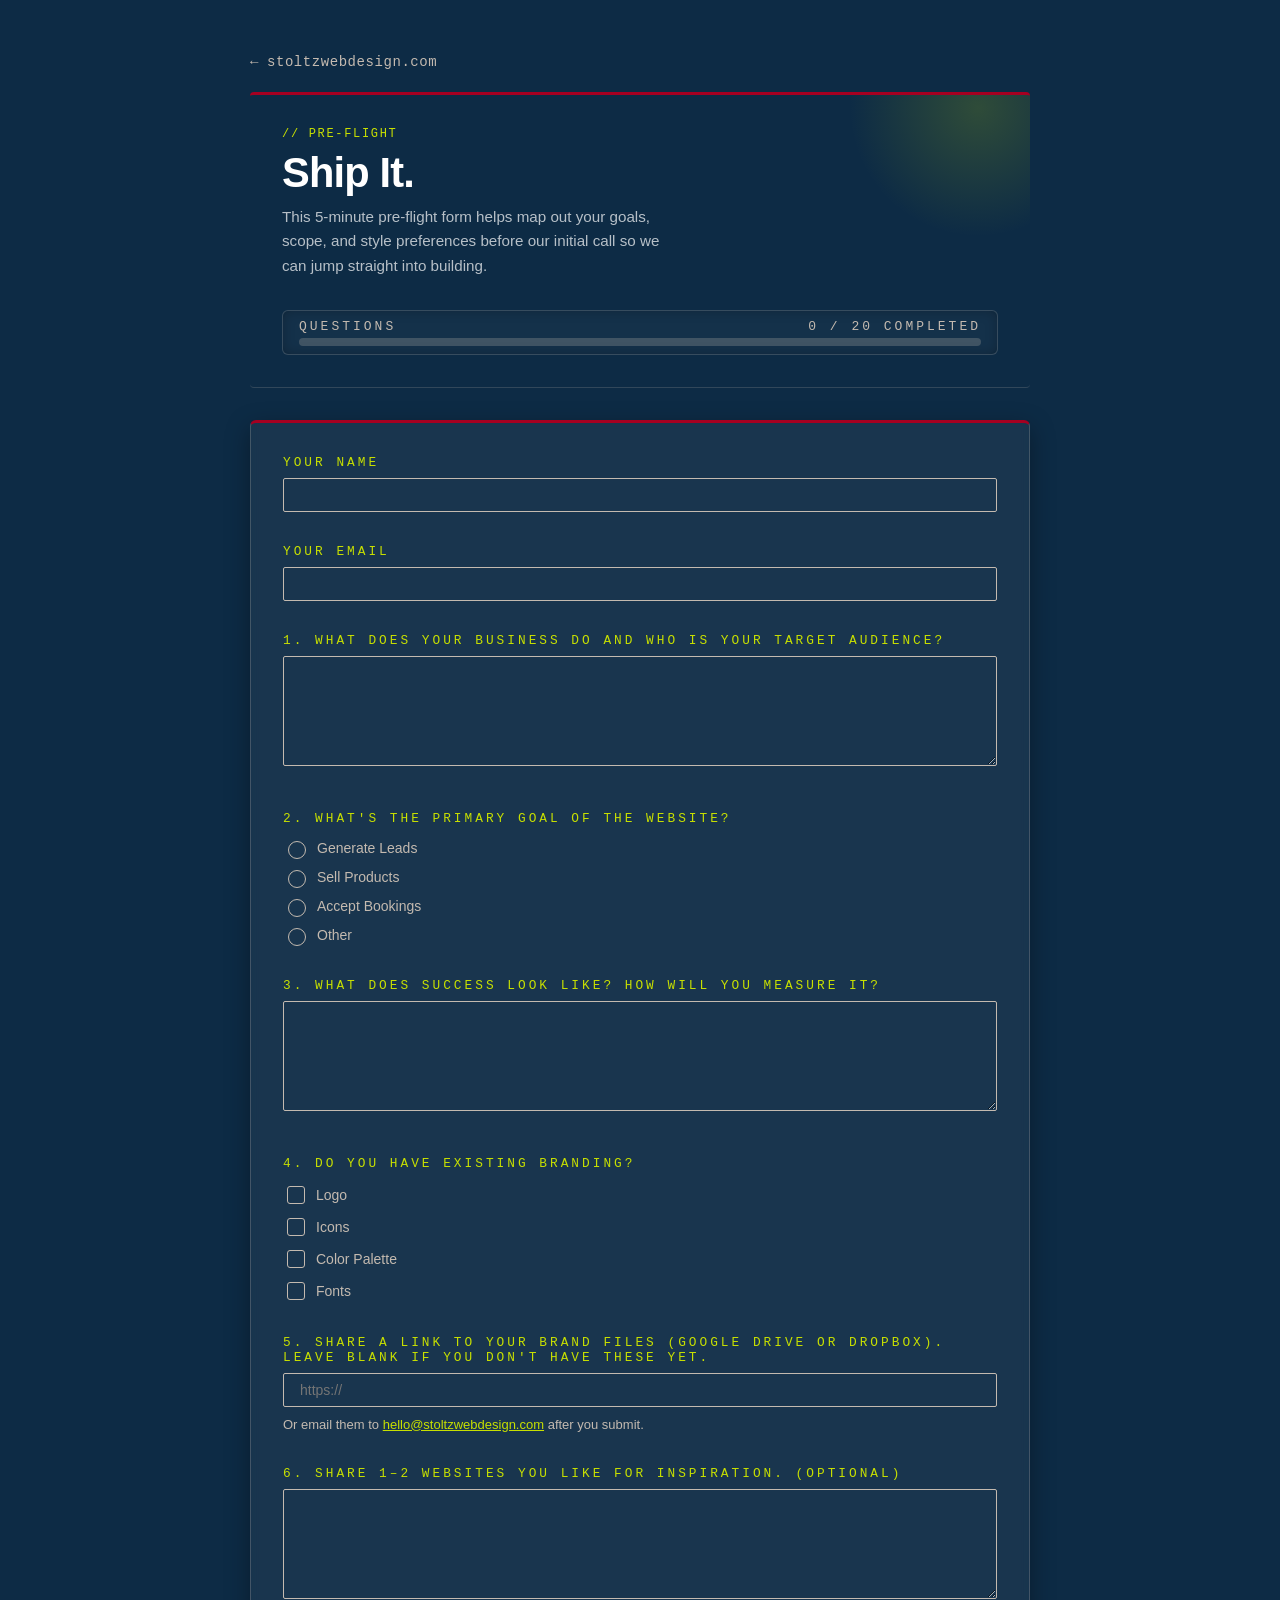
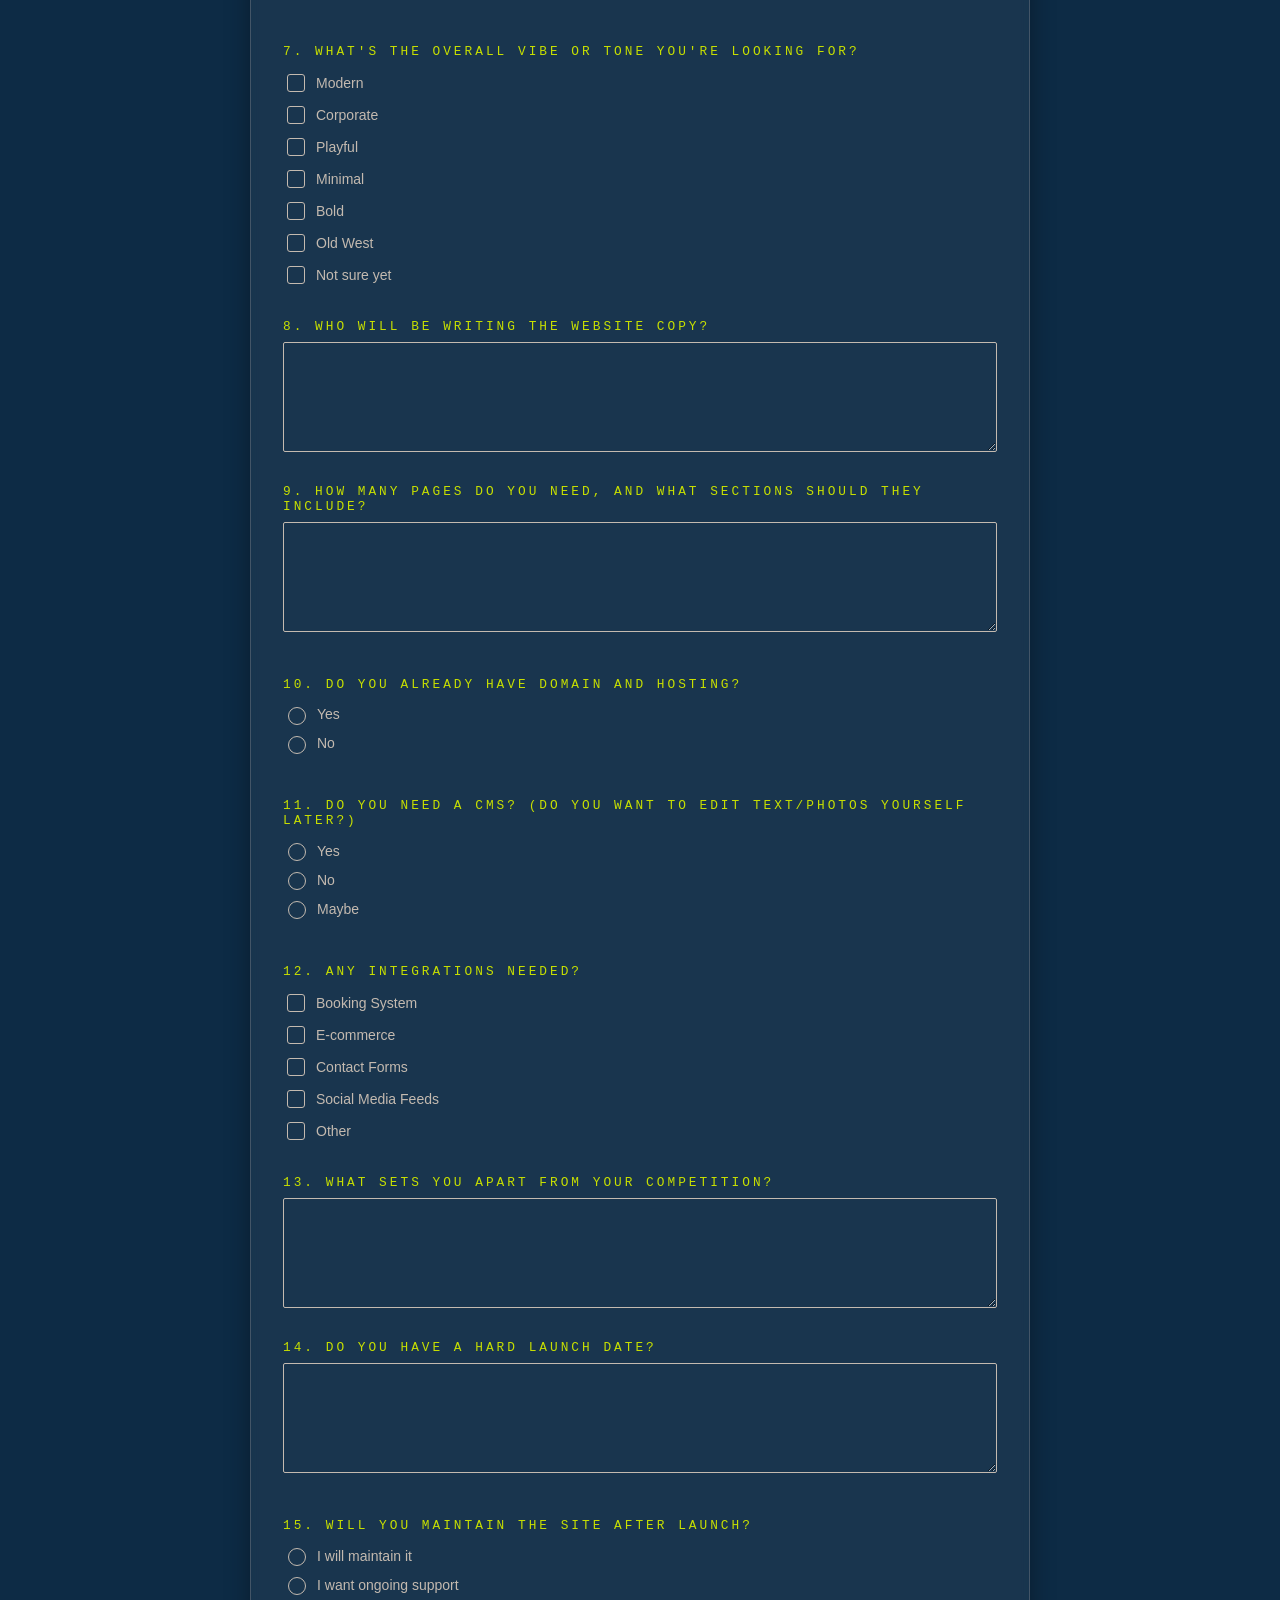
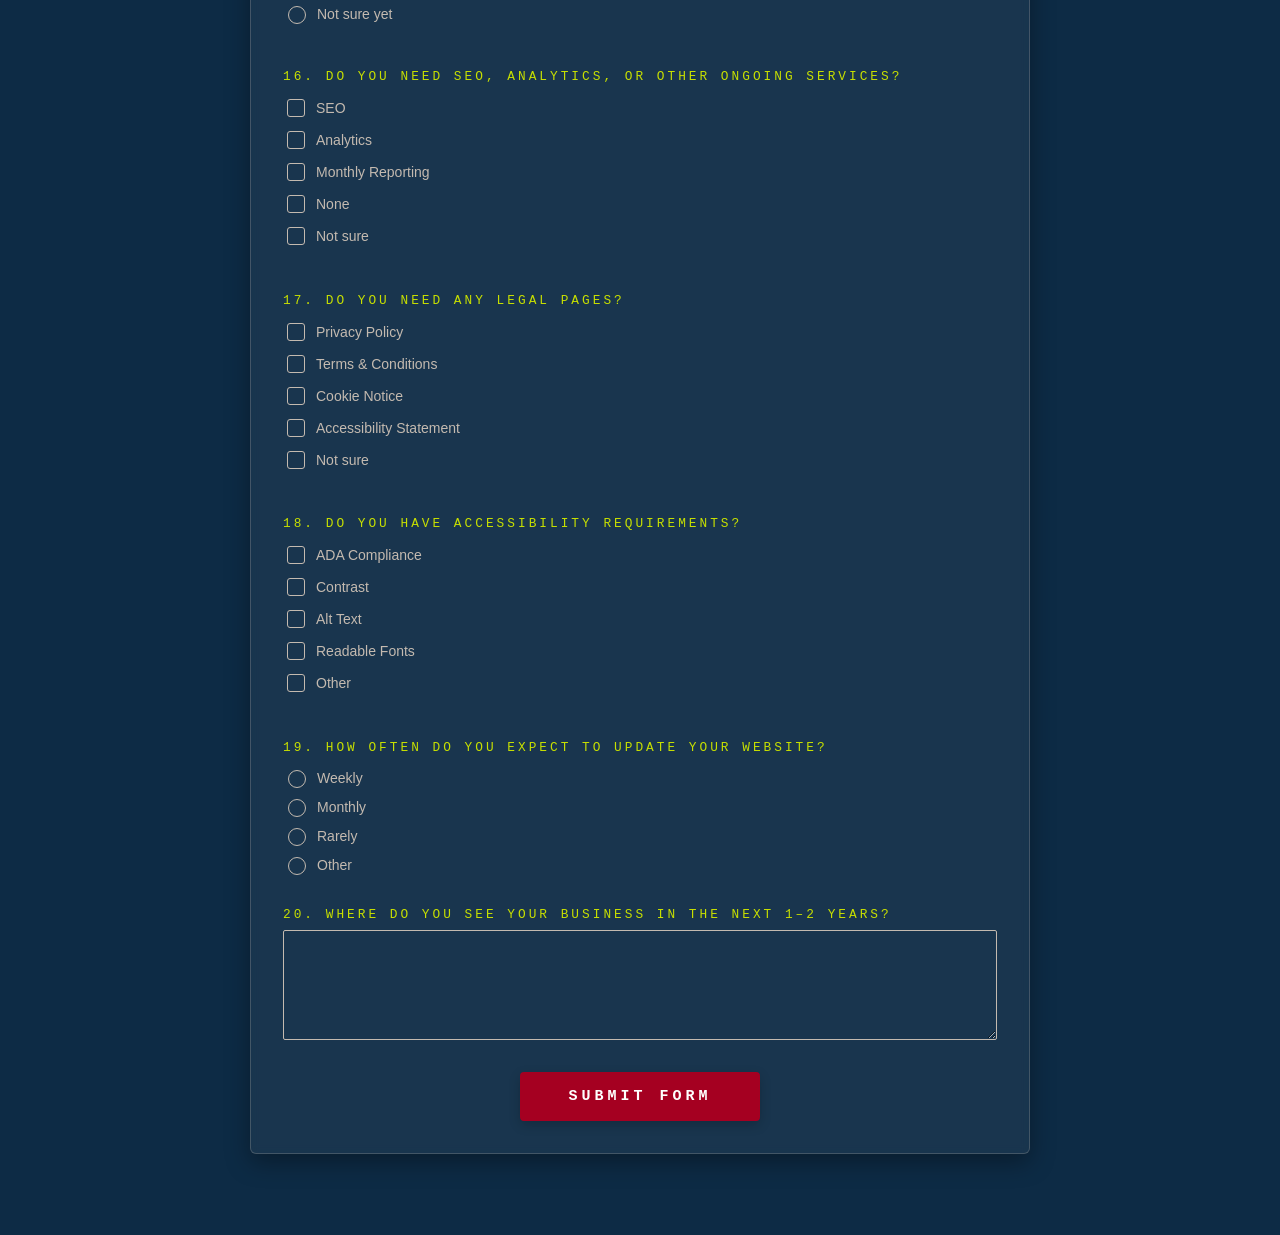
<file: client-questionnaire.html>
<!DOCTYPE html>
<html lang="en">
<head>
  <meta charset="UTF-8">
  <meta name="viewport" content="width=device-width, initial-scale=1.0">
  <title>Website Project Intake Form</title>

  <!-- Google reCAPTCHA v3 (site key is public; the secret key lives in Formspree only) -->
  <script src="https://www.google.com/recaptcha/api.js?render=6LflMOQtAAAAACCQQO16reyTGxxkavxoKQ863CHY" async defer></script>

  <style>
    :root {
      /* Brand Colors */
      --color-red: #A50021;
      --color-navy: #0D2B45;
      --color-tan: #C4BAB0;
      --color-white: #FFFFFF;
      --color-accent: #C8E000;

      /* Fonts */
      --font-primary: 'Ubuntu', sans-serif;
      --font-mono: 'Source Code Pro', monospace;

      /* Font weights */
      --fw-bold: 700;

      /* Font sizes */
      --fs-label: 13px;
      --fs-body: 14px;

      /* Letter spacing */
      --ls-wide: 3px;
      --ls-xwide: 4px;

      /* Spacing scale */
      --space-xs: 4px;
      --space-sm: 8px;
      --space-md: 16px;
      --space-lg: 32px;
    }

    * { box-sizing: border-box; }

    body {
      margin: 0;
      background: var(--color-navy);
      color: var(--color-tan);
      font-family: var(--font-primary);
      padding: 40px 20px 80px;
    }

    .wrap {
      max-width: 780px;
      margin: 0 auto;
    }

    header {
      background: var(--color-navy);
      border-top: 3px solid var(--color-red);
      border-bottom: 1px solid rgba(196,186,176,0.2);
      border-radius: 4px;
      padding: var(--space-lg);
      position: relative;
      overflow: hidden;
      margin-bottom: var(--space-lg);
    }

    header h1 {
      font-family: var(--font-primary);
      font-size: clamp(2rem, 4vw, 2.6rem);
      color: var(--color-white);
      letter-spacing: -0.02em;
      margin: var(--space-xs) 0 var(--space-sm);
    }

    header p.sub {
      color: rgba(255,255,255,0.7);
      font-size: 0.95rem;
      line-height: 1.6;
      margin: 0;
      max-width: 46ch;
    }

    header::before {
      content: "";
      position: absolute;
      top: -40%;
      right: -10%;
      width: 260px;
      height: 260px;
      background: radial-gradient(circle, rgba(200,224,0,0.18) 0%, rgba(200,224,0,0) 70%);
      pointer-events: none;
    }

    .eyebrow {
      font-family: var(--font-mono);
      font-size: 12px;
      letter-spacing: 0.14em;
      text-transform: uppercase;
      color: var(--color-accent);
      margin: 0 0 8px;
    }

    /* Back link to the main site (sits above the header card) */
    .back-link {
      display: inline-flex;
      align-items: center;
      gap: 8px;
      min-height: 44px;                 /* easy tap target on phones */
      margin-bottom: var(--space-sm);
      font-family: var(--font-mono);
      font-size: 14px;
      letter-spacing: 0.04em;
      color: var(--color-tan);
      text-decoration: none;
      transition: color 0.15s ease;
    }

    .back-link span { transition: transform 0.15s ease; }

    .back-link:hover { color: var(--color-accent); }
    .back-link:hover span { transform: translateX(-3px); }

    .back-link:focus-visible {
      outline: 2px solid var(--color-accent);
      outline-offset: 3px;
      border-radius: 2px;
    }

    /* Progress Bar */
    .progress-block {
      margin-top: var(--space-lg);
      background: rgba(255,255,255,0.03);
      border: 1px solid rgba(196,186,176,0.2);
      border-radius: 6px;
      padding: var(--space-sm) var(--space-md);
      box-shadow: inset 0 0 12px rgba(0,0,0,0.25);
    }

    .progress-row {
      display: flex;
      justify-content: space-between;
      font-family: var(--font-mono);
      font-size: var(--fs-label);
      color: var(--color-tan);
      letter-spacing: var(--ls-wide);
      text-transform: uppercase;
      margin-bottom: var(--space-xs);
    }

    @keyframes progressGlow {
      0% { box-shadow: 0 0 0px var(--color-accent); }
      50% { box-shadow: 0 0 12px var(--color-accent); }
      100% { box-shadow: 0 0 0px var(--color-accent); }
    }

    .progress-track {
      height: 8px;
      background: rgba(196,186,176,0.25);
      border-radius: 4px;
      overflow: hidden;
    }

    .progress-fill {
      height: 100%;
      width: 0%;
      background: linear-gradient(90deg, var(--color-accent), var(--color-red));
      box-shadow: 0 0 8px var(--color-accent);
      transition: width 0.3s ease;
    }

    .progress-fill.complete {
      animation: progressGlow 1.5s ease-in-out 2;
    }

    /* Card Layout */
    .intake-form-card {
      background: rgba(255, 255, 255, 0.05);
      border: 1px solid rgba(196, 186, 176, 0.25);
      border-top: 3px solid var(--color-red);
      border-radius: 6px;
      box-shadow: 0 8px 24px rgba(0, 0, 0, 0.35);
      backdrop-filter: blur(4px);
      padding: var(--space-lg);
    }

    /* Form Groups */
    .form-group {
      display: flex;
      flex-direction: column;
      gap: var(--space-xs);
      margin-bottom: var(--space-lg);
    }

    .form-label {
      font-family: var(--font-mono);
      font-size: 0.8rem;
      letter-spacing: var(--ls-wide);
      text-transform: uppercase;
      color: var(--color-accent);
      margin-bottom: var(--space-xs);
    }

    /* Inputs & Textareas */
    .form-textarea,
    .form-input {
      background: transparent;
      border: 1.5px solid var(--color-tan);
      border-radius: 2px;
      color: var(--color-white);
      font-family: var(--font-primary);
      font-size: var(--fs-body);
      padding: var(--space-sm) var(--space-md);
      outline: none;
      transition: border-color 0.2s, box-shadow 0.2s;
    }

    .form-textarea {
      resize: vertical;
      min-height: 110px;
    }

    .form-textarea:hover,
    .form-input:hover {
      border-color: var(--color-accent);
    }

    .form-textarea:focus,
    .form-input:focus {
      border-color: var(--color-accent);
      box-shadow: 0 0 0 5px rgba(200, 224, 0, 0.08);
    }

    /* Helper text under a field */
    .form-hint {
      font-size: var(--fs-label);
      line-height: 1.5;
      color: var(--color-tan);
      margin: var(--space-xs) 0 0;
    }

    .form-hint a {
      color: var(--color-accent);
    }

    /* Custom Checkboxes & Radios */
    .form-options {
      display: flex;
      flex-direction: column;
      gap: var(--space-sm);
      margin-top: var(--space-xs);
    }

    .form-options label {
      display: flex;
      align-items: center;
      gap: var(--space-sm);
      font-family: var(--font-primary);
      font-size: var(--fs-body);
      color: var(--color-tan);
      cursor: pointer;
    }

    .form-options input[type="checkbox"],
    .form-options input[type="radio"] {
      width: 18px;
      height: 18px;
      border: 1px solid var(--color-tan);
      border-radius: 3px;
      background: transparent;
      appearance: none;
      -webkit-appearance: none;
      cursor: pointer;
      position: relative;
      transition: all 0.2s ease;
      flex-shrink: 0;
    }

    .form-options input[type="radio"] {
      border-radius: 50%;
    }

    .form-options input[type="checkbox"]:checked,
    .form-options input[type="radio"]:checked {
      border-color: var(--color-accent);
      background: var(--color-accent);
    }

    .form-options input[type="checkbox"]:checked::after {
      content: '';
      position: absolute;
      top: 2px;
      left: 5px;
      width: 4px;
      height: 9px;
      border: solid var(--color-navy);
      border-width: 0 2px 2px 0;
      transform: rotate(45deg);
    }

    .form-options input[type="radio"]:checked::after {
      content: '';
      position: absolute;
      top: 4px;
      left: 4px;
      width: 8px;
      height: 8px;
      background: var(--color-navy);
      border-radius: 50%;
    }

    /* Submit Button & Success Notice */
    .intake-submit {
      background: var(--color-red);
      color: var(--color-white);
      border: none;
      border-radius: 4px;
      cursor: pointer;
      font-family: var(--font-mono);
      font-size: 15px;
      font-weight: var(--fw-bold);
      letter-spacing: var(--ls-xwide);
      text-transform: uppercase;
      padding: 1rem 3rem;
      margin: var(--space-lg) auto 0;
      display: block;
      box-shadow: 0 4px 12px rgba(0,0,0,0.2);
      transition: background 0.2s, transform 0.15s;
    }

    .intake-submit:hover {
      background: var(--color-accent);
      color: var(--color-navy);
      transform: translateY(-2px);
    }

    .intake-submit:active {
      transform: translateY(0);
    }

    .form-success {
      margin-top: var(--space-md);
      padding: var(--space-md);
      background: rgba(200, 224, 0, 0.1);
      border: 1px solid var(--color-accent);
      border-radius: 4px;
      color: var(--color-accent);
      text-align: center;
      font-family: var(--font-mono);
    }
  </style>
</head>
<body>

  <div class="wrap">
    <a href="index.html" class="back-link"><span aria-hidden="true">&larr;</span> stoltzwebdesign.com</a>

    <header>
      <p class="eyebrow">// pre-flight</p>
      <h1>Ship It.</h1>
      <p class="sub">This 5-minute pre-flight form helps map out your goals, scope, and style preferences before our initial call so we can jump straight into building.</p>

      <div class="progress-block">
        <div class="progress-row">
          <span>Questions</span>
          <span><span class="progress-count" id="progressCount">0</span> / <span id="progressTotal">20</span> completed</span>
        </div>
        <div class="progress-track">
          <div class="progress-fill" id="progressFill"></div>
        </div>
      </div>
    </header>

    <div class="intake-form-card">
      <form class="intake-form" action="https://formspree.io/f/xeajokbe" method="POST">
        <input type="hidden" name="_subject" value="New Pre-Flight Questionnaire Submission">

        <!-- Contact info (not counted in the 20 questions) -->
        <div class="form-group">
          <label for="client_name" class="form-label">Your name</label>
          <input type="text" id="client_name" name="name" class="form-input" autocomplete="name" required>
        </div>

        <div class="form-group">
          <label for="client_email" class="form-label">Your email</label>
          <input type="email" id="client_email" name="email" class="form-input" autocomplete="email" required>
        </div>

        <!-- 1. Business -->
        <div class="form-group">
          <label for="business_audience" class="form-label">1. What does your business do and who is your target audience?</label>
          <textarea id="business_audience" name="business_audience" class="form-textarea"></textarea>
        </div>

        <!-- 2. Primary Goal -->
        <div class="form-group">
          <p class="form-label">2. What's the primary goal of the website?</p>
          <div class="form-options">
            <label><input type="radio" name="website_goal" value="leads"> Generate Leads</label>
            <label><input type="radio" name="website_goal" value="products"> Sell Products</label>
            <label><input type="radio" name="website_goal" value="bookings"> Accept Bookings</label>
            <label><input type="radio" name="website_goal" value="other"> Other</label>
          </div>
        </div>

        <!-- 3. Success -->
        <div class="form-group">
          <label for="success_metrics" class="form-label">3. What does success look like? How will you measure it?</label>
          <textarea id="success_metrics" name="success_metrics" class="form-textarea"></textarea>
        </div>

        <!-- 4. Branding -->
        <div class="form-group">
          <p class="form-label">4. Do you have existing branding?</p>
          <div class="form-options">
            <label><input type="checkbox" name="branding[]" value="logo"> Logo</label>
            <label><input type="checkbox" name="branding[]" value="icons"> Icons</label>
            <label><input type="checkbox" name="branding[]" value="colors"> Color Palette</label>
            <label><input type="checkbox" name="branding[]" value="fonts"> Fonts</label>
          </div>
        </div>

        <!-- 5. Brand Files -->
        <div class="form-group">
          <label for="brand_files_link" class="form-label">5. Share a link to your brand files (Google Drive or Dropbox). Leave blank if you don't have these yet.</label>
          <input type="url" id="brand_files_link" name="brand_files_link" class="form-input" placeholder="https://">
          <p class="form-hint">Or email them to <a href="mailto:hello@stoltzwebdesign.com">hello@stoltzwebdesign.com</a> after you submit.</p>
        </div>

        <!-- 6. Inspiration -->
        <div class="form-group">
          <label for="inspiration_sites" class="form-label">6. Share 1–2 websites you like for inspiration. (Optional)</label>
          <textarea id="inspiration_sites" name="inspiration_sites" class="form-textarea"></textarea>
        </div>

        <!-- 7. Vibe -->
        <div class="form-group">
          <p class="form-label">7. What's the overall vibe or tone you're looking for?</p>
          <div class="form-options">
            <label><input type="checkbox" name="vibe[]" value="modern"> Modern</label>
            <label><input type="checkbox" name="vibe[]" value="corporate"> Corporate</label>
            <label><input type="checkbox" name="vibe[]" value="playful"> Playful</label>
            <label><input type="checkbox" name="vibe[]" value="minimal"> Minimal</label>
            <label><input type="checkbox" name="vibe[]" value="bold"> Bold</label>
            <label><input type="checkbox" name="vibe[]" value="old_west"> Old West</label>
            <label><input type="checkbox" name="vibe[]" value="not_sure"> Not sure yet</label>
          </div>
        </div>

        <!-- 8. Copy -->
        <div class="form-group">
          <label for="copy_writer" class="form-label">8. Who will be writing the website copy?</label>
          <textarea id="copy_writer" name="copy_writer" class="form-textarea"></textarea>
        </div>

        <!-- 9. Pages -->
        <div class="form-group">
          <label for="pages_needed" class="form-label">9. How many pages do you need, and what sections should they include?</label>
          <textarea id="pages_needed" name="pages_needed" class="form-textarea"></textarea>
        </div>

        <!-- 10. Domain -->
        <div class="form-group">
          <p class="form-label">10. Do you already have domain and hosting?</p>
          <div class="form-options">
            <label><input type="radio" name="domain_hosting" value="yes"> Yes</label>
            <label><input type="radio" name="domain_hosting" value="no"> No</label>
          </div>
        </div>

        <!-- 11. CMS -->
        <div class="form-group">
          <p class="form-label">11. Do you need a CMS? (Do you want to edit text/photos yourself later?)</p>
          <div class="form-options">
            <label><input type="radio" name="cms_needed" value="yes"> Yes</label>
            <label><input type="radio" name="cms_needed" value="no"> No</label>
            <label><input type="radio" name="cms_needed" value="maybe"> Maybe</label>
          </div>
        </div>

        <!-- 12. Integrations -->
        <div class="form-group">
          <p class="form-label">12. Any integrations needed?</p>
          <div class="form-options">
            <label><input type="checkbox" name="integrations[]" value="booking"> Booking System</label>
            <label><input type="checkbox" name="integrations[]" value="ecommerce"> E-commerce</label>
            <label><input type="checkbox" name="integrations[]" value="contact_forms"> Contact Forms</label>
            <label><input type="checkbox" name="integrations[]" value="social_feeds"> Social Media Feeds</label>
            <label><input type="checkbox" name="integrations[]" value="other"> Other</label>
          </div>
        </div>

        <!-- 13. Competition -->
        <div class="form-group">
          <label for="competition" class="form-label">13. What sets you apart from your competition?</label>
          <textarea id="competition" name="competition" class="form-textarea"></textarea>
        </div>

        <!-- 14. Launch -->
        <div class="form-group">
          <label for="launch_date" class="form-label">14. Do you have a hard launch date?</label>
          <textarea id="launch_date" name="launch_date" class="form-textarea"></textarea>
        </div>

        <!-- 15. Maintenance -->
        <div class="form-group">
          <p class="form-label">15. Will you maintain the site after launch?</p>
          <div class="form-options">
            <label><input type="radio" name="maintenance" value="self"> I will maintain it</label>
            <label><input type="radio" name="maintenance" value="support"> I want ongoing support</label>
            <label><input type="radio" name="maintenance" value="not_sure"> Not sure yet</label>
          </div>
        </div>

        <!-- 16. SEO -->
        <div class="form-group">
          <p class="form-label">16. Do you need SEO, analytics, or other ongoing services?</p>
          <div class="form-options">
            <label><input type="checkbox" name="seo_services[]" value="seo"> SEO</label>
            <label><input type="checkbox" name="seo_services[]" value="analytics"> Analytics</label>
            <label><input type="checkbox" name="seo_services[]" value="reporting"> Monthly Reporting</label>
            <label><input type="checkbox" name="seo_services[]" value="none"> None</label>
            <label><input type="checkbox" name="seo_services[]" value="not_sure"> Not sure</label>
          </div>
        </div>

        <!-- 17. Legal -->
        <div class="form-group">
          <p class="form-label">17. Do you need any legal pages?</p>
          <div class="form-options">
            <label><input type="checkbox" name="legal_pages[]" value="privacy"> Privacy Policy</label>
            <label><input type="checkbox" name="legal_pages[]" value="terms"> Terms &amp; Conditions</label>
            <label><input type="checkbox" name="legal_pages[]" value="cookies"> Cookie Notice</label>
            <label><input type="checkbox" name="legal_pages[]" value="accessibility"> Accessibility Statement</label>
            <label><input type="checkbox" name="legal_pages[]" value="not_sure"> Not sure</label>
          </div>
        </div>

        <!-- 18. Accessibility -->
        <div class="form-group">
          <p class="form-label">18. Do you have accessibility requirements?</p>
          <div class="form-options">
            <label><input type="checkbox" name="accessibility[]" value="ada"> ADA Compliance</label>
            <label><input type="checkbox" name="accessibility[]" value="contrast"> Contrast</label>
            <label><input type="checkbox" name="accessibility[]" value="alt_text"> Alt Text</label>
            <label><input type="checkbox" name="accessibility[]" value="readable_fonts"> Readable Fonts</label>
            <label><input type="checkbox" name="accessibility[]" value="other"> Other</label>
          </div>
        </div>

        <!-- 19. Updating -->
        <div class="form-group">
          <p class="form-label">19. How often do you expect to update your website?</p>
          <div class="form-options">
            <label><input type="radio" name="update_frequency" value="weekly"> Weekly</label>
            <label><input type="radio" name="update_frequency" value="monthly"> Monthly</label>
            <label><input type="radio" name="update_frequency" value="rarely"> Rarely</label>
            <label><input type="radio" name="update_frequency" value="other"> Other</label>
          </div>
        </div>

        <!-- 20. Future -->
        <div class="form-group">
          <label for="future_plans" class="form-label">20. Where do you see your business in the next 1–2 years?</label>
          <textarea id="future_plans" name="future_plans" class="form-textarea"></textarea>
        </div>

        <!-- Honeypot: hidden from people, bots fill it in, Formspree drops those submissions -->
        <input type="text" name="_gotcha" style="display:none" tabindex="-1" autocomplete="off">

        <button type="submit" class="intake-submit">Submit Form</button>
      </form>
      <div class="form-success" style="display:none;">
        <p>✅ Thanks, your pre‑flight form has been submitted successfully!</p>
      </div>
    </div>
  </div>

  <script>
    const form = document.querySelector('.intake-form');
    const submitBtn = form.querySelector('.intake-submit');
    const successMsg = document.querySelector('.form-success');
    const progressCount = document.getElementById('progressCount');
    const progressFill = document.getElementById('progressFill');

    // Each question is defined by the name(s) of its input(s).
    // Radio/checkbox groups share a name, so list each group once.
    // Name and email are contact info, so they are left out of the count.
    const questionFields = [
      ['business_audience'],
      ['website_goal'],
      ['success_metrics'],
      ['branding[]'],
      ['brand_files_link'],
      ['inspiration_sites'],
      ['vibe[]'],
      ['copy_writer'],
      ['pages_needed'],
      ['domain_hosting'],
      ['cms_needed'],
      ['integrations[]'],
      ['competition'],
      ['launch_date'],
      ['maintenance'],
      ['seo_services[]'],
      ['legal_pages[]'],
      ['accessibility[]'],
      ['update_frequency'],
      ['future_plans']
    ];

    function isQuestionAnswered(fieldNames) {
      const name = fieldNames[0];
      const elements = form.querySelectorAll(`[name="${CSS.escape(name)}"]`);
      if (!elements.length) return false;

      const first = elements[0];
      if (first.type === 'checkbox' || first.type === 'radio') {
        return Array.from(elements).some(el => el.checked);
      }
      // text/url/textarea
      return Array.from(elements).some(el => el.value.trim().length > 0);
    }

    function updateProgress() {
      const answered = questionFields.filter(isQuestionAnswered).length;
      const total = questionFields.length;
      const pct = Math.round((answered / total) * 100);

      if (progressCount) progressCount.textContent = answered;
      if (progressFill) {
        progressFill.style.width = pct + '%';
        progressFill.classList.toggle('complete', answered === total);
      }
    }

    form.addEventListener('input', updateProgress);
    form.addEventListener('change', updateProgress);
    updateProgress();

    // Back link: if they've started filling out the form, check before leaving
    // so they don't lose their answers by accident.
    const backLink = document.querySelector('.back-link');

    function formHasAnswers() {
      if (form.style.display === 'none') return false;   // already submitted
      return Array.from(form.elements).some(el => {
        if (el.type === 'hidden' || el.type === 'submit' || el.tagName === 'BUTTON') return false;
        if (el.type === 'checkbox' || el.type === 'radio') return el.checked;
        return el.value && el.value.trim().length > 0;
      });
    }

    if (backLink) {
      backLink.addEventListener('click', e => {
        if (formHasAnswers() && !confirm("Leave the form? Your answers won't be saved.")) {
          e.preventDefault();
        }
      });
    }

    // reCAPTCHA v3: ask Google for a one-time token that Formspree verifies.
    const RECAPTCHA_SITE_KEY = '6LflMOQtAAAAACCQQO16reyTGxxkavxoKQ863CHY';

    function getRecaptchaToken() {
      return new Promise((resolve, reject) => {
        if (typeof grecaptcha === 'undefined') {
          reject(new Error('reCAPTCHA did not load'));
          return;
        }
        grecaptcha.ready(() => {
          grecaptcha.execute(RECAPTCHA_SITE_KEY, { action: 'submit' }).then(resolve, reject);
        });
      });
    }

    // Get the token early: start fetching it the first time someone clicks into
    // the form, so it's usually ready by the time they hit Send. Tokens expire
    // after 2 minutes, so one older than 90 seconds is replaced with a fresh one.
    // Each token can only be used once, so it's cleared after every send.
    const TOKEN_MAX_AGE = 90 * 1000;
    let tokenPromise = null;
    let tokenTime = 0;

    const prefetchToken = () => {
      if (tokenPromise && Date.now() - tokenTime < TOKEN_MAX_AGE) return tokenPromise;
      tokenTime = Date.now();
      tokenPromise = getRecaptchaToken().catch(err => {
        tokenPromise = null;           // failed (e.g. script still loading): try again on Send
        throw err;
      });
      return tokenPromise;
    };

    form.addEventListener('focusin', () => { prefetchToken().catch(() => {}); });

    form.addEventListener('submit', async e => {
      e.preventDefault();

      submitBtn.disabled = true;
      submitBtn.textContent = 'Sending...';

      try {
        const formData = new FormData(form);
        const token = await prefetchToken();
        tokenPromise = null;           // used up; the next send gets a new one
        formData.append('g-recaptcha-response', token);
        const res = await fetch(form.action, {
          method: 'POST',
          body: formData,
          headers: { 'Accept': 'application/json' }
        });

        if (res.ok) {
          form.style.display = 'none';
          if (successMsg) successMsg.style.display = 'block';
        } else {
          alert('Something went wrong submitting the form. Please try again or email hello@stoltzwebdesign.com');
          submitBtn.disabled = false;
          submitBtn.textContent = 'Submit Form';
        }
      } catch {
        alert('Something went wrong submitting the form. Please try again or email hello@stoltzwebdesign.com');
        submitBtn.disabled = false;
        submitBtn.textContent = 'Submit Form';
      }
    });
  </script>

</body>
</html>
</file>
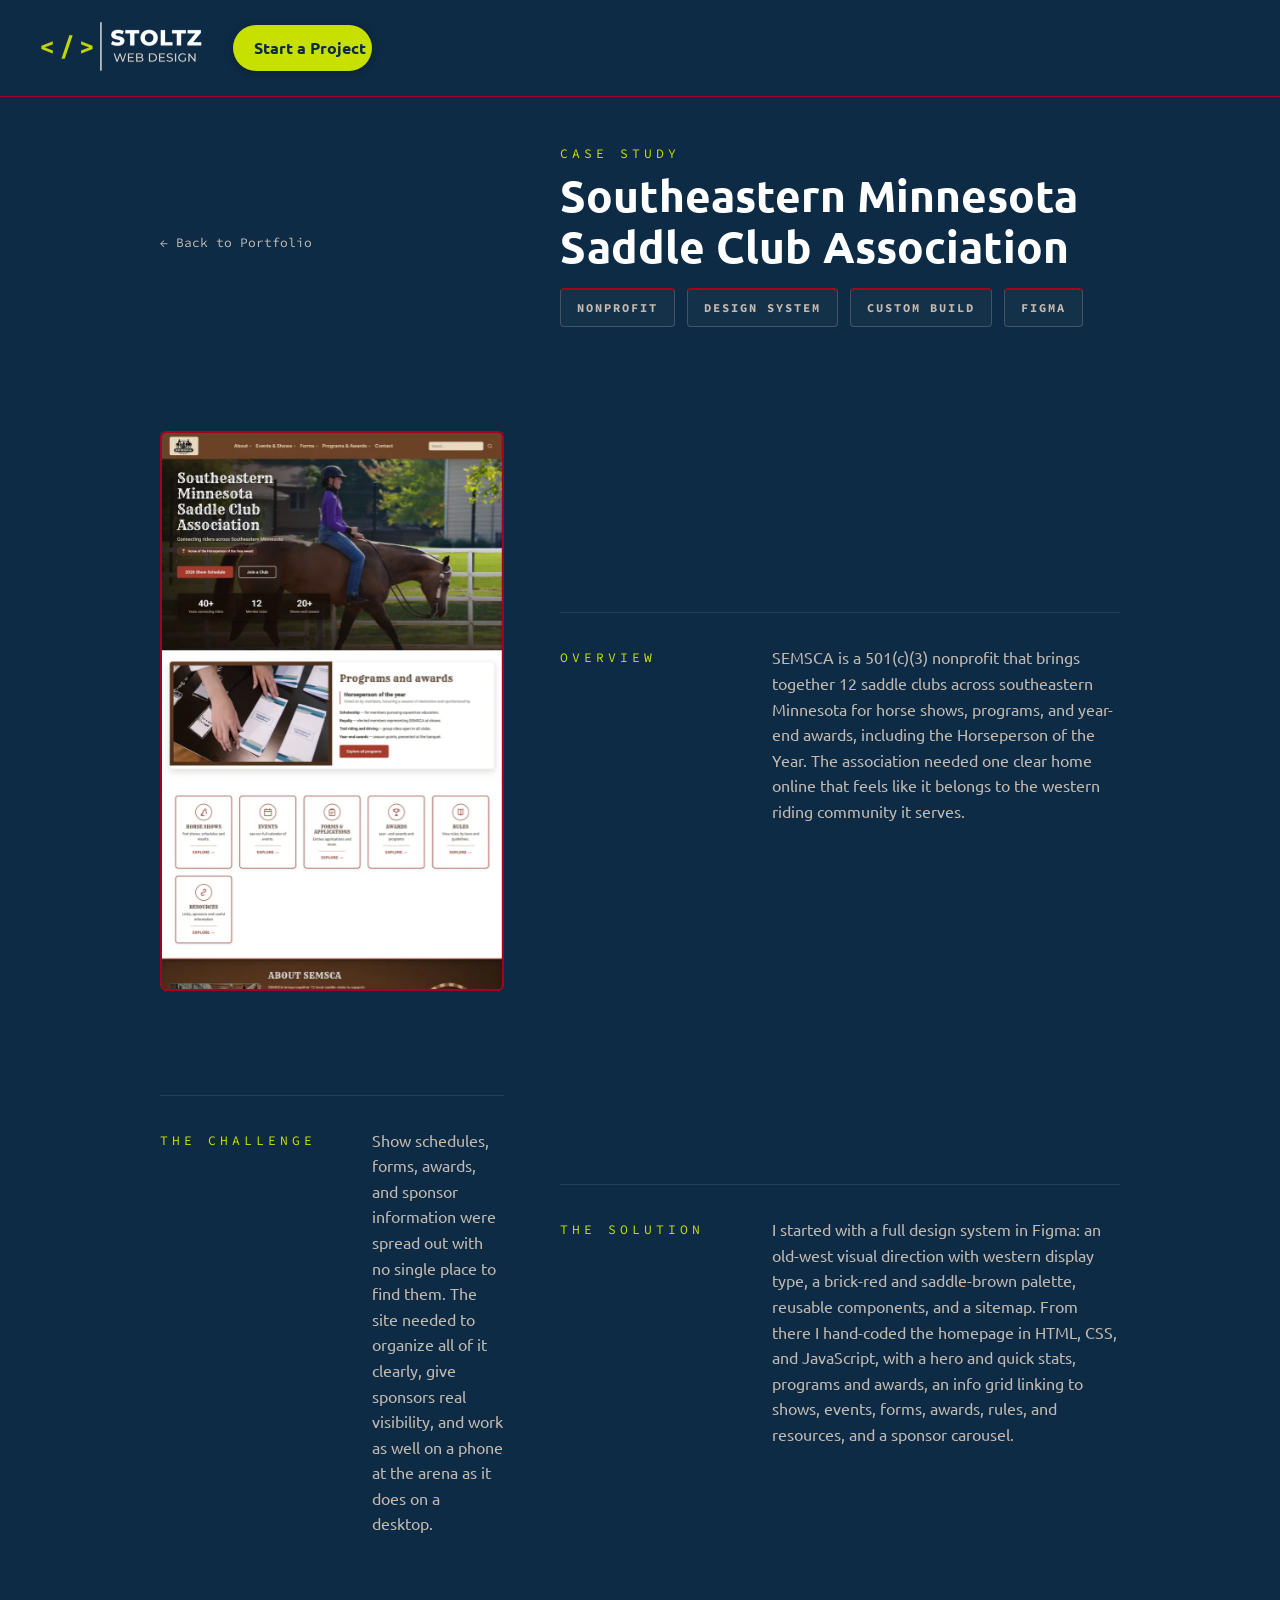
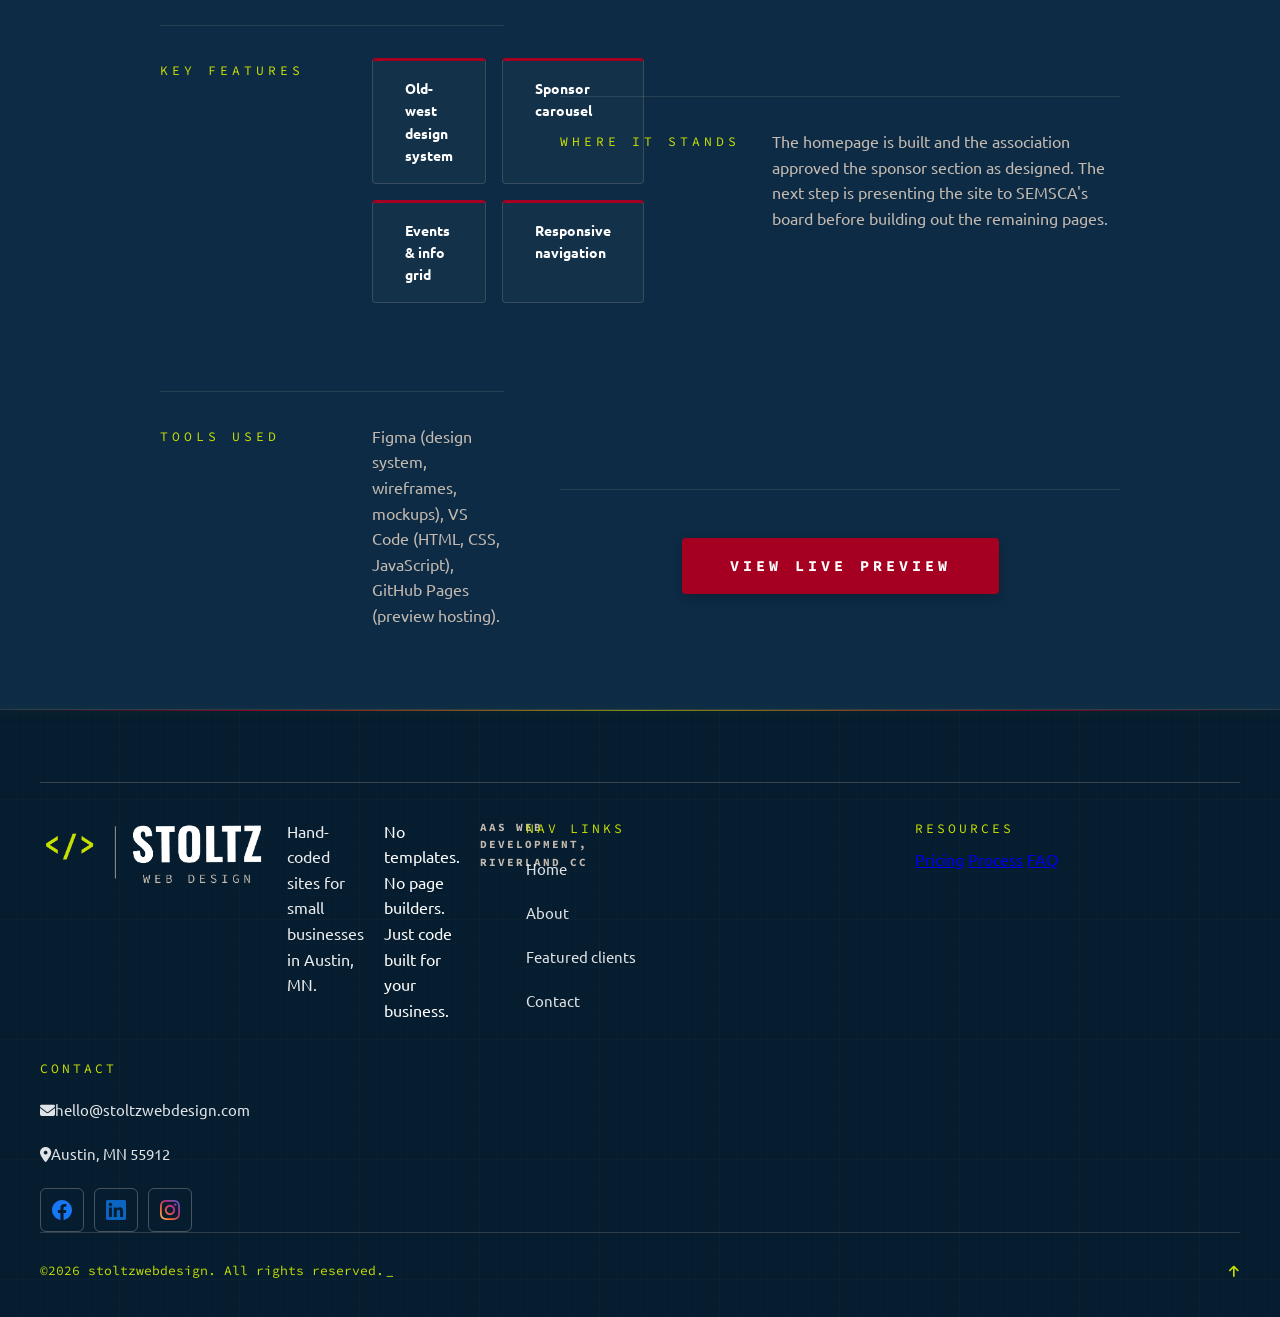
<file: semsca.html>
<!DOCTYPE html>
<html lang="en">
<head>
  <meta charset="UTF-8" />
  <meta name="viewport" content="width=device-width, initial-scale=1.0" />
  <title>SEMSCA | Case Study | Stoltz Web Design</title>
  <meta name="description" content="How Stoltz Web Design created a western-themed design system and hand-coded homepage for SEMSCA, a nonprofit of 12 saddle clubs in southeastern Minnesota.">

  <link rel="preconnect" href="https://fonts.googleapis.com">
  <link rel="preconnect" href="https://fonts.gstatic.com" crossorigin>
  <link href="https://fonts.googleapis.com/css2?family=Source+Code+Pro:wght@400;600&family=Ubuntu:wght@400;700&display=swap" rel="stylesheet">

  <!-- Icons (footer) -->
  <link rel="preload" href="https://cdnjs.cloudflare.com/ajax/libs/font-awesome/6.4.2/css/all.min.css" as="style" onload="this.onload=null;this.rel='stylesheet'">
  <noscript><link rel="stylesheet" href="https://cdnjs.cloudflare.com/ajax/libs/font-awesome/6.4.2/css/all.min.css"></noscript>
  <link rel="icon" type="image/png" href="images/favicon.png">
  <link rel="stylesheet" href="css/style.min.css">
</head>
<body>

<!-- ==========================================================================
     1. HEADER / NAVIGATION
     ========================================================================== -->
<header>
  <nav class="navbar">
    <a class="navbar-brand" href="index.html">
      <img src="images/stoltzwebdesign-logo.webp" alt="Stoltz Web Design home" width="600" height="300">
    </a>
    <a class="nav-link nav-btn-cta" href="client-questionnaire.html">Start a Project</a>
  </nav>
</header>
<!-- /HEADER / NAVIGATION -->

<main>
  <section class="case-study">
    <div class="case-study-inner">

      <a href="index.html#projects" class="case-back-link">&larr; Back to Portfolio</a>

      <!-- HERO -->
      <div class="case-hero">
        <p class="case-label">Case Study</p>
        <h1 class="case-heading">Southeastern Minnesota Saddle Club Association</h1>
        <div class="case-tags">
          <span class="case-tag">Nonprofit</span>
          <span class="case-tag">Design System</span>
          <span class="case-tag">Custom Build</span>
          <span class="case-tag">Figma</span>
        </div>
      </div>

      <!-- HERO IMAGE: full homepage screenshot, scrollable -->
      <div class="case-image-frame" tabindex="0" role="region" aria-label="SEMSCA homepage screenshot (scrollable)">
        <img src="semsca-fullpage.webp"
             alt="Full homepage of the SEMSCA website"
             width="800" height="1498" loading="eager">
      </div>

      <!-- OVERVIEW -->
      <div class="case-section">
        <h2 class="case-label">Overview</h2>
        <p class="case-text">
          SEMSCA is a 501(c)(3) nonprofit that brings together 12 saddle clubs across
          southeastern Minnesota for horse shows, programs, and year-end awards, including the
          Horseperson of the Year. The association needed one clear home online that feels
          like it belongs to the western riding community it serves.
        </p>
      </div>

      <!-- THE CHALLENGE -->
      <div class="case-section">
        <h2 class="case-label">The Challenge</h2>
        <p class="case-text">
          Show schedules, forms, awards, and sponsor information were spread out with no single
          place to find them. The site needed to organize all of it clearly, give sponsors real
          visibility, and work as well on a phone at the arena as it does on a desktop.
        </p>
      </div>

      <!-- THE SOLUTION -->
      <div class="case-section">
        <h2 class="case-label">The Solution</h2>
        <p class="case-text">
          I started with a full design system in Figma: an old-west visual direction with
          western display type, a brick-red and saddle-brown palette, reusable components,
          and a sitemap. From there I hand-coded the homepage in HTML, CSS, and JavaScript,
          with a hero and quick stats, programs and awards, an info grid linking to shows,
          events, forms, awards, rules, and resources, and a sponsor carousel.
        </p>
      </div>

      <!-- KEY FEATURES -->
      <div class="case-section">
        <h2 class="case-label">Key Features</h2>
        <div class="case-features">
          <div class="case-feature-card"><p>Old-west design system</p></div>
          <div class="case-feature-card"><p>Sponsor carousel</p></div>
          <div class="case-feature-card"><p>Events &amp; info grid</p></div>
          <div class="case-feature-card"><p>Responsive navigation</p></div>
        </div>
      </div>

      <!-- STATUS -->
      <div class="case-section">
        <h2 class="case-label">Where It Stands</h2>
        <p class="case-text">
          The homepage is built and the association approved the sponsor section as designed.
          The next step is presenting the site to SEMSCA's board before building out the
          remaining pages.
        </p>
      </div>

      <!-- TOOLS USED -->
      <div class="case-section">
        <h2 class="case-label">Tools Used</h2>
        <p class="case-text">
          Figma (design system, wireframes, mockups), VS Code (HTML, CSS, JavaScript),
          GitHub Pages (preview hosting).
        </p>
      </div>

      <!-- CTA -->
      <div class="case-cta-wrap">
        <a href="https://8joshstol0329.github.io/semsca/" target="_blank" rel="noopener noreferrer" class="case-cta">View Live Preview</a>
      </div>

    </div>
  </section>
</main>

<!-- ==========================================================================
     3. FOOTER
     ========================================================================== -->
<footer class="site-footer">
  <div class="footer-grid">

    <!-- Brand column: logo, tagline, mission, credential badge -->
    <div class="footer-brand">
      <img src="images/logo-footer.png" alt="Stoltz web design logo" class="footer-logo-img">
      <p class="footer-tagline">Hand-coded sites for small businesses in Austin, MN.</p>
      <p class="footer-mission">No templates. No page builders. Just code built for your business.</p>
      <div class="footer-badge">AAS Web Development, Riverland CC</div>
    </div>

    <!-- Nav links column -->
    <nav class="footer-nav">
      <p class="footer-label">Nav links</p>
      <a href="index.html">Home</a>
      <a href="index.html#about">About</a>
      <a href="index.html#projects">Featured clients</a>
      <a href="index.html#contact">Contact</a>
    </nav>

    <!-- Resources column -->
    <nav class="footer-resources">
      <p class="footer-label">Resources</p>
      <a href="index.html#services">Pricing</a>
      <a href="index.html#projects">Process</a>
      <a href="index.html#faq">FAQ</a>
    </nav>

    <!-- Contact column: email, address, social icons -->
    <div class="footer-contact">
      <p class="footer-label">Contact</p>
      <a href="mailto:hello@stoltzwebdesign.com" class="footer-contact-item">
        <i class="fa-solid fa-envelope"></i> hello@stoltzwebdesign.com
      </a>
      <p class="footer-contact-item">
        <i class="fa-solid fa-location-dot"></i> Austin, MN 55912
      </p>
   <div class="footer-socials">
  <a href="https://www.facebook.com/joshua.stoltz.79" target="_blank" rel="noopener noreferrer" aria-label="Facebook" class="social-icon">
    <svg viewBox="0 0 24 24" width="20" height="20"><path fill="#1877F2" d="M24 12.073c0-6.627-5.373-12-12-12s-12 5.373-12 12c0 5.99 4.388 10.954 10.125 11.854v-8.385H7.078v-3.47h3.047V9.43c0-3.007 1.792-4.669 4.533-4.669 1.312 0 2.686.235 2.686.235v2.953H15.83c-1.491 0-1.956.925-1.956 1.874v2.25h3.328l-.532 3.47h-2.796v8.385C19.612 23.027 24 18.062 24 12.073z"/></svg>
  </a>
  <a href="https://www.linkedin.com/in/joshua-stoltz-bab0a749/" target="_blank" rel="noopener noreferrer" aria-label="LinkedIn" class="social-icon">
    <svg viewBox="0 0 24 24" width="20" height="20"><path fill="#0A66C2" d="M20.447 20.452h-3.554v-5.569c0-1.328-.027-3.037-1.852-3.037-1.853 0-2.136 1.445-2.136 2.939v5.667H9.351V9h3.414v1.561h.046c.477-.9 1.637-1.85 3.37-1.85 3.601 0 4.267 2.37 4.267 5.455v6.286zM5.337 7.433c-1.144 0-2.063-.926-2.063-2.065 0-1.138.92-2.063 2.063-2.063 1.14 0 2.064.925 2.064 2.063 0 1.139-.925 2.065-2.064 2.065zm1.782 13.019H3.555V9h3.564v11.452zM22.225 0H1.771C.792 0 0 .774 0 1.729v20.542C0 23.227.792 24 1.771 24h20.451C23.2 24 24 23.227 24 22.271V1.729C24 .774 23.2 0 22.222 0h.003z"/></svg>
  </a>
  <a href="https://www.instagram.com/stoltzwebdesign" target="_blank" rel="noopener noreferrer" aria-label="Instagram" class="social-icon">
    <svg viewBox="0 0 24 24" width="20" height="20">
      <defs>
        <linearGradient id="ig-gradient" x1="0%" y1="100%" x2="100%" y2="0%">
          <stop offset="0%" stop-color="#FED576"/>
          <stop offset="26%" stop-color="#F47133"/>
          <stop offset="61%" stop-color="#BC3081"/>
          <stop offset="100%" stop-color="#4C63D2"/>
        </linearGradient>
      </defs>
      <path fill="url(#ig-gradient)" d="M12 2.163c3.204 0 3.584.012 4.85.07 3.252.148 4.771 1.691 4.919 4.919.058 1.265.069 1.645.069 4.849 0 3.205-.012 3.584-.069 4.849-.149 3.225-1.664 4.771-4.919 4.919-1.266.058-1.644.07-4.85.07-3.204 0-3.584-.012-4.849-.07-3.26-.149-4.771-1.699-4.919-4.92-.058-1.265-.07-1.644-.07-4.849 0-3.204.013-3.583.07-4.849.149-3.227 1.664-4.771 4.919-4.919 1.266-.057 1.645-.069 4.849-.069zm0-2.163c-3.259 0-3.667.014-4.947.072-4.358.2-6.78 2.618-6.98 6.98-.059 1.281-.073 1.689-.073 4.948 0 3.259.014 3.668.072 4.948.2 4.358 2.618 6.78 6.98 6.98 1.281.058 1.689.072 4.948.072 3.259 0 3.668-.014 4.948-.072 4.354-.2 6.782-2.618 6.979-6.98.059-1.28.073-1.689.073-4.948 0-3.259-.014-3.667-.072-4.947-.196-4.354-2.617-6.78-6.979-6.98-1.281-.059-1.69-.073-4.949-.073zm0 5.838c-3.403 0-6.162 2.759-6.162 6.162s2.759 6.163 6.162 6.163 6.162-2.759 6.162-6.163c0-3.403-2.759-6.162-6.162-6.162zm0 10.162c-2.209 0-4-1.79-4-4 0-2.209 1.791-4 4-4s4 1.791 4 4c0 2.21-1.791 4-4 4zm6.406-11.845c-.796 0-1.441.645-1.441 1.44s.645 1.44 1.441 1.44c.795 0 1.439-.645 1.439-1.44s-.644-1.44-1.439-1.44z"/>
    </svg>
  </a>
</div>
    </div>

  </div>

  <!-- Bottom bar: copyright + back-to-top -->
  <div class="footer-bottom">
    <p>&copy;2026 stoltzwebdesign. All rights reserved.</p>
    <a href="#top" aria-label="Back to top" class="footer-top-link">
      <i class="fa-solid fa-arrow-up"></i>
    </a>
  </div>
</footer>
<!-- /FOOTER -->

<script src="js/script.min.js"></script>

</body>
</html>
</file>
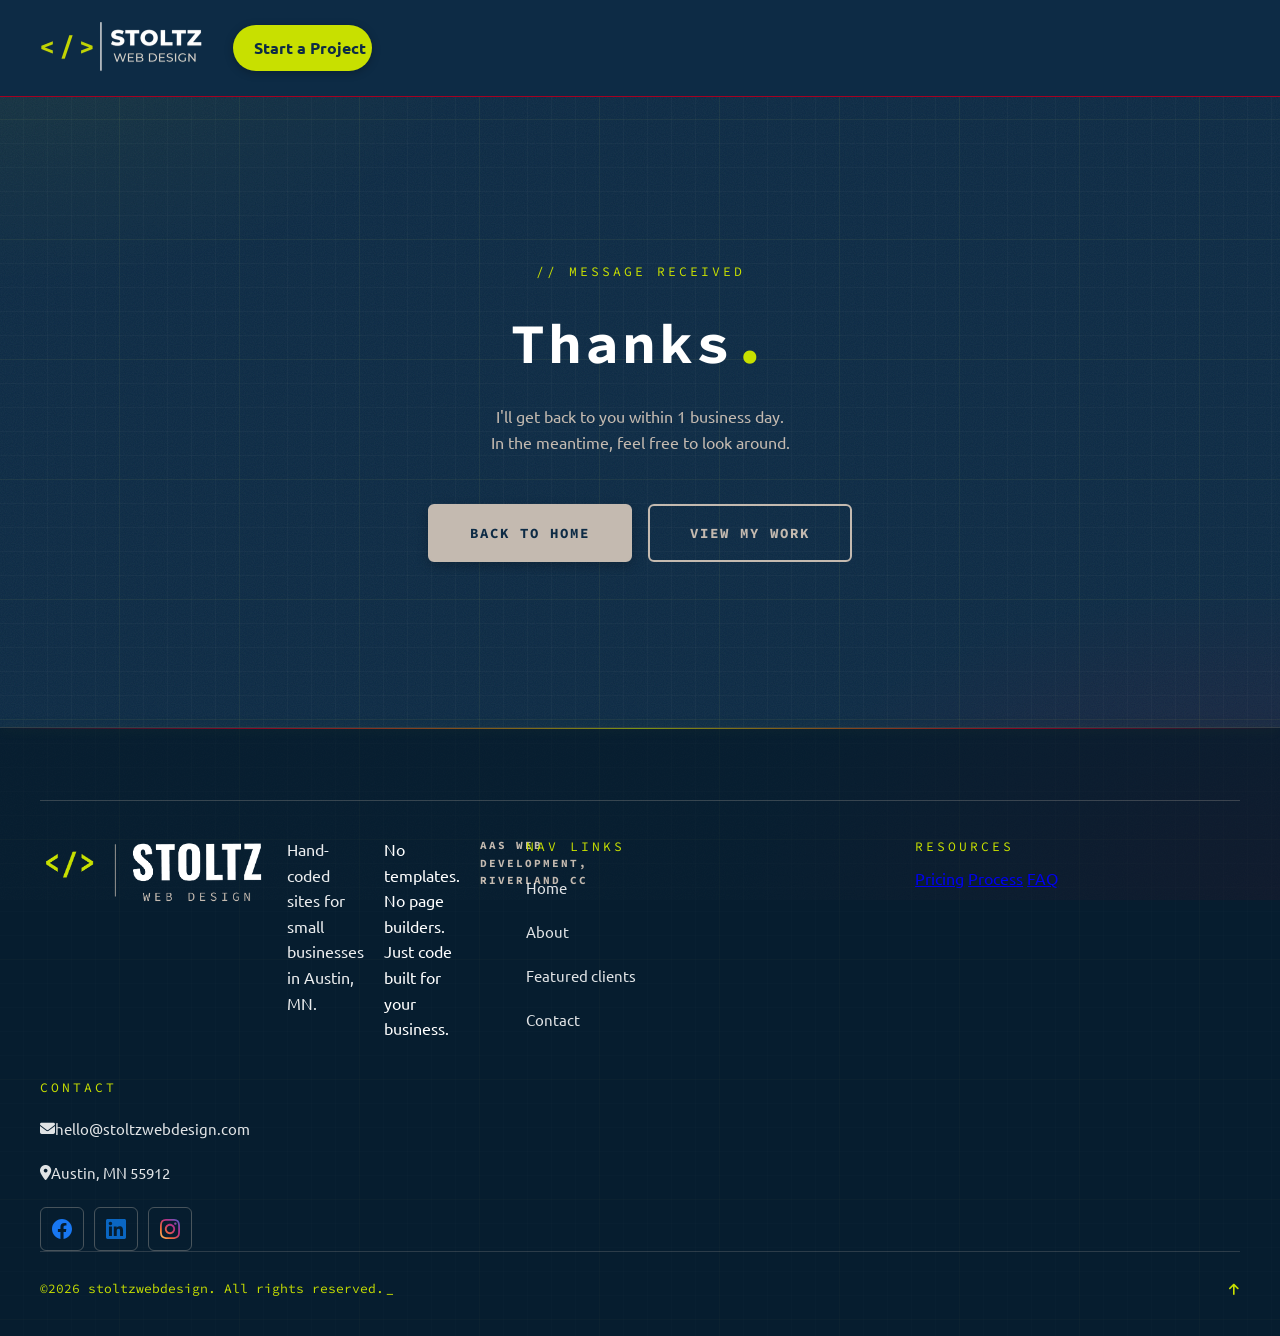
<file: thanks.html>
<!DOCTYPE html>
<html lang="en">
<head>
  <meta charset="UTF-8" />
  <meta name="viewport" content="width=device-width, initial-scale=1.0" />
  <title>Thanks | Stoltz Web Design</title>
  <meta name="description" content="Thank you for reaching out to Stoltz Web Design.">
  <meta name="robots" content="noindex">

  <link rel="preconnect" href="https://fonts.googleapis.com">
  <link rel="preconnect" href="https://fonts.gstatic.com" crossorigin>
  <link href="https://fonts.googleapis.com/css2?family=Source+Code+Pro:wght@400;600&family=Ubuntu:wght@400;700&display=swap" rel="stylesheet">

  <!-- Icons (footer) -->
  <link rel="preload" href="https://cdnjs.cloudflare.com/ajax/libs/font-awesome/6.4.2/css/all.min.css" as="style" onload="this.onload=null;this.rel='stylesheet'">
  <noscript><link rel="stylesheet" href="https://cdnjs.cloudflare.com/ajax/libs/font-awesome/6.4.2/css/all.min.css"></noscript>
  <link rel="icon" type="image/png" href="images/favicon.png">
  <link rel="stylesheet" href="css/style.min.css">

  <!-- Google Ads conversion snippet — paste event snippet here when ready -->

  <style>
    .thanks-section {
      min-height: 70vh;
      display: flex;
      align-items: center;
      justify-content: center;
      text-align: center;
      padding: 4rem 1.5rem;
    }

    .thanks-inner {
      max-width: 600px;
      width: 100%;
    }

    .thanks-label {
      font-family: var(--font-mono);
      font-size: var(--fs-label);
      color: var(--color-accent);
      letter-spacing: var(--ls-wide);
      margin-bottom: var(--space-md);
    }

    .thanks-heading {
      font-family: var(--font-mono);
      font-size: clamp(2rem, 6vw, 3.5rem);
      color: var(--color-white);
      letter-spacing: var(--ls-wide);
      margin-bottom: var(--space-md);
    }

    .thanks-heading span {
      color: var(--color-accent);
    }

    .thanks-sub {
      font-size: var(--fs-tagline);
      color: var(--color-tan);
      line-height: var(--lh-body);
      margin-bottom: var(--space-xl);
    }

    .thanks-cta {
      display: flex;
      gap: var(--space-md);
      justify-content: center;
      flex-wrap: wrap;
    }
  </style>
</head>
<body>

<!-- ==========================================================================
     1. HEADER / NAVIGATION
     ========================================================================== -->
<header>
  <nav class="navbar">
    <a class="navbar-brand" href="index.html">
      <img src="images/stoltzwebdesign-logo.webp" alt="Stoltz Web Design home" width="600" height="300">
    </a>
    <a class="nav-link nav-btn-cta" href="client-questionnaire.html">Start a Project</a>
  </nav>
</header>
<!-- /HEADER / NAVIGATION -->

  <main>
    <section class="thanks-section">
      <div class="thanks-inner">
        <p class="thanks-label">// MESSAGE RECEIVED</p>
        <h1 class="thanks-heading">Thanks<span>.</span></h1>
        <p class="thanks-sub">
          I'll get back to you within 1 business day.<br>
          In the meantime, feel free to look around.
        </p>
        <div class="thanks-cta">
          <a href="index.html" class="btn-primary-custom">Back to Home</a>
          <a href="index.html#projects" class="btn-outline-custom">View My Work</a>
        </div>
      </div>
    </section>
  </main>

<!-- ==========================================================================
     3. FOOTER
     ========================================================================== -->
<footer class="site-footer">
  <div class="footer-grid">

    <!-- Brand column: logo, tagline, mission, credential badge -->
    <div class="footer-brand">
      <img src="images/logo-footer.png" alt="Stoltz web design logo" class="footer-logo-img">
      <p class="footer-tagline">Hand-coded sites for small businesses in Austin, MN.</p>
      <p class="footer-mission">No templates. No page builders. Just code built for your business.</p>
      <div class="footer-badge">AAS Web Development, Riverland CC</div>
    </div>

    <!-- Nav links column -->
    <nav class="footer-nav">
      <p class="footer-label">Nav links</p>
      <a href="index.html">Home</a>
      <a href="index.html#about">About</a>
      <a href="index.html#projects">Featured clients</a>
      <a href="index.html#contact">Contact</a>
    </nav>

    <!-- Resources column -->
    <nav class="footer-resources">
      <p class="footer-label">Resources</p>
      <a href="index.html#services">Pricing</a>
      <a href="index.html#projects">Process</a>
      <a href="index.html#faq">FAQ</a>
    </nav>

    <!-- Contact column: email, address, social icons -->
    <div class="footer-contact">
      <p class="footer-label">Contact</p>
      <a href="mailto:hello@stoltzwebdesign.com" class="footer-contact-item">
        <i class="fa-solid fa-envelope"></i> hello@stoltzwebdesign.com
      </a>
      <p class="footer-contact-item">
        <i class="fa-solid fa-location-dot"></i> Austin, MN 55912
      </p>
      <div class="footer-socials">
        <a href="https://www.facebook.com/joshua.stoltz.79" target="_blank" rel="noopener" aria-label="Facebook" class="social-icon">
          <svg viewBox="0 0 24 24" width="20" height="20"><path fill="#1877F2" d="M24 12.073c0-6.627-5.373-12-12-12s-12 5.373-12 12c0 5.99 4.388 10.954 10.125 11.854v-8.385H7.078v-3.47h3.047V9.43c0-3.007 1.792-4.669 4.533-4.669 1.312 0 2.686.235 2.686.235v2.953H15.83c-1.491 0-1.956.925-1.956 1.874v2.25h3.328l-.532 3.47h-2.796v8.385C19.612 23.027 24 18.062 24 12.073z"/></svg>
        </a>
        <a href="https://www.linkedin.com/in/joshua-stoltz-bab0a749/" target="_blank" rel="noopener" aria-label="LinkedIn" class="social-icon">
          <svg viewBox="0 0 24 24" width="20" height="20"><path fill="#0A66C2" d="M20.447 20.452h-3.554v-5.569c0-1.328-.027-3.037-1.852-3.037-1.853 0-2.136 1.445-2.136 2.939v5.667H9.351V9h3.414v1.561h.046c.477-.9 1.637-1.85 3.37-1.85 3.601 0 4.267 2.37 4.267 5.455v6.286zM5.337 7.433c-1.144 0-2.063-.926-2.063-2.065 0-1.138.92-2.063 2.063-2.063 1.14 0 2.064.925 2.064 2.063 0 1.139-.925 2.065-2.064 2.065zm1.782 13.019H3.555V9h3.564v11.452zM22.225 0H1.771C.792 0 0 .774 0 1.729v20.542C0 23.227.792 24 1.771 24h20.451C23.2 24 24 23.227 24 22.271V1.729C24 .774 23.2 0 22.222 0h.003z"/></svg>
        </a>
        <a href="https://www.instagram.com/stoltzwebdesign" target="_blank" rel="noopener" aria-label="Instagram" class="social-icon">
          <svg viewBox="0 0 24 24" width="20" height="20">
            <defs>
              <linearGradient id="ig-gradient" x1="0%" y1="100%" x2="100%" y2="0%">
                <stop offset="0%" stop-color="#FED576"/>
                <stop offset="26%" stop-color="#F47133"/>
                <stop offset="61%" stop-color="#BC3081"/>
                <stop offset="100%" stop-color="#4C63D2"/>
              </linearGradient>
            </defs>
            <path fill="url(#ig-gradient)" d="M12 2.163c3.204 0 3.584.012 4.85.07 3.252.148 4.771 1.691 4.919 4.919.058 1.265.069 1.645.069 4.849 0 3.205-.012 3.584-.069 4.849-.149 3.225-1.664 4.771-4.919 4.919-1.266.058-1.644.07-4.85.07-3.204 0-3.584-.012-4.849-.07-3.26-.149-4.771-1.699-4.919-4.92-.058-1.265-.07-1.644-.07-4.849 0-3.204.013-3.583.07-4.849.149-3.227 1.664-4.771 4.919-4.919 1.266-.057 1.645-.069 4.849-.069zm0-2.163c-3.259 0-3.667.014-4.947.072-4.358.2-6.78 2.618-6.98 6.98-.059 1.281-.073 1.689-.073 4.948 0 3.259.014 3.668.072 4.948.2 4.358 2.618 6.78 6.98 6.98 1.281.058 1.689.072 4.948.072 3.259 0 3.668-.014 4.948-.072 4.354-.2 6.782-2.618 6.979-6.98.059-1.28.073-1.689.073-4.948 0-3.259-.014-3.667-.072-4.947-.196-4.354-2.617-6.78-6.979-6.98-1.281-.059-1.69-.073-4.949-.073zm0 5.838c-3.403 0-6.162 2.759-6.162 6.162s2.759 6.163 6.162 6.163 6.162-2.759 6.162-6.163c0-3.403-2.759-6.162-6.162-6.162zm0 10.162c-2.209 0-4-1.79-4-4 0-2.209 1.791-4 4-4s4 1.791 4 4c0 2.21-1.791 4-4 4zm6.406-11.845c-.796 0-1.441.645-1.441 1.44s.645 1.44 1.441 1.44c.795 0 1.439-.645 1.439-1.44s-.644-1.44-1.439-1.44z"/>
          </svg>
        </a>
      </div>
    </div>

  </div>

  <!-- Bottom bar: copyright + back-to-top -->
  <div class="footer-bottom">
    <p>&copy;2026 stoltzwebdesign. All rights reserved.</p>
    <a href="#top" aria-label="Back to top" class="footer-top-link">
      <i class="fa-solid fa-arrow-up"></i>
    </a>
  </div>
</footer>
<!-- /FOOTER -->

<script src="js/script.min.js"></script>

</body>
</html>
</file>
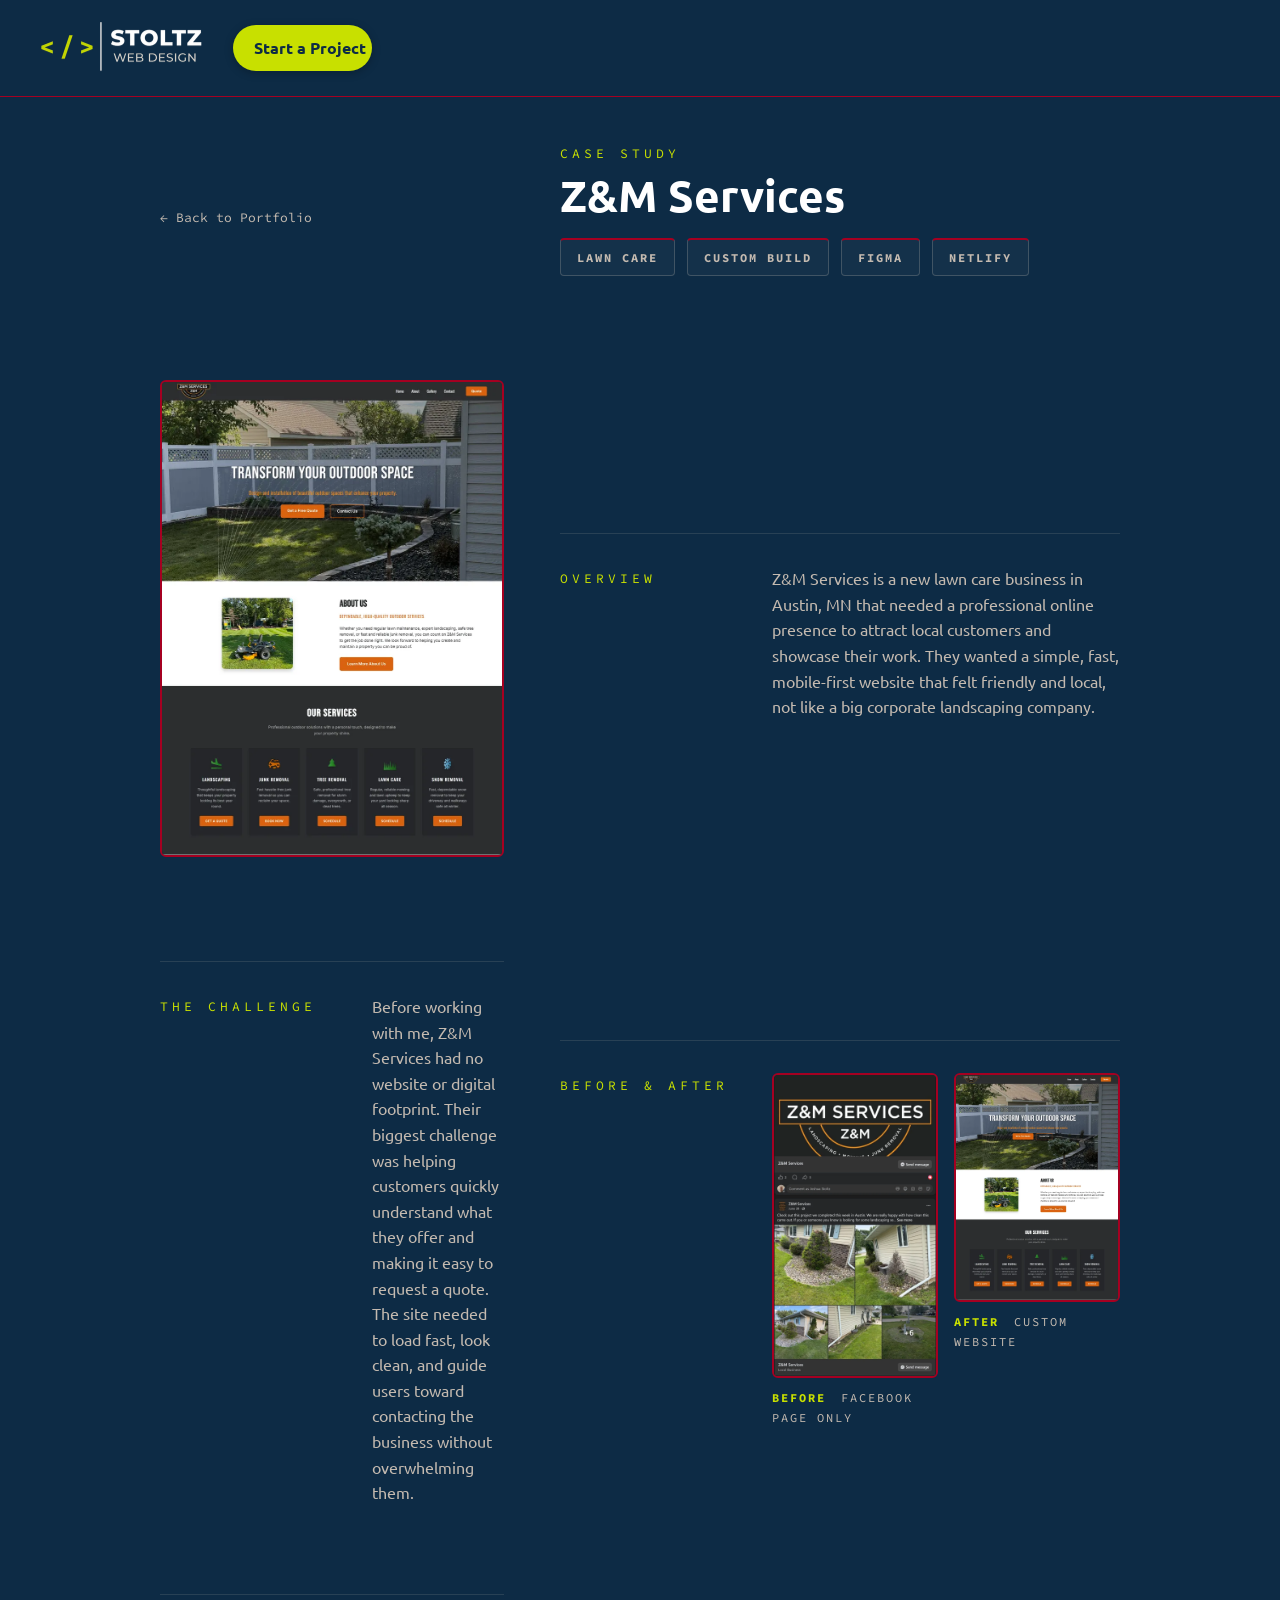
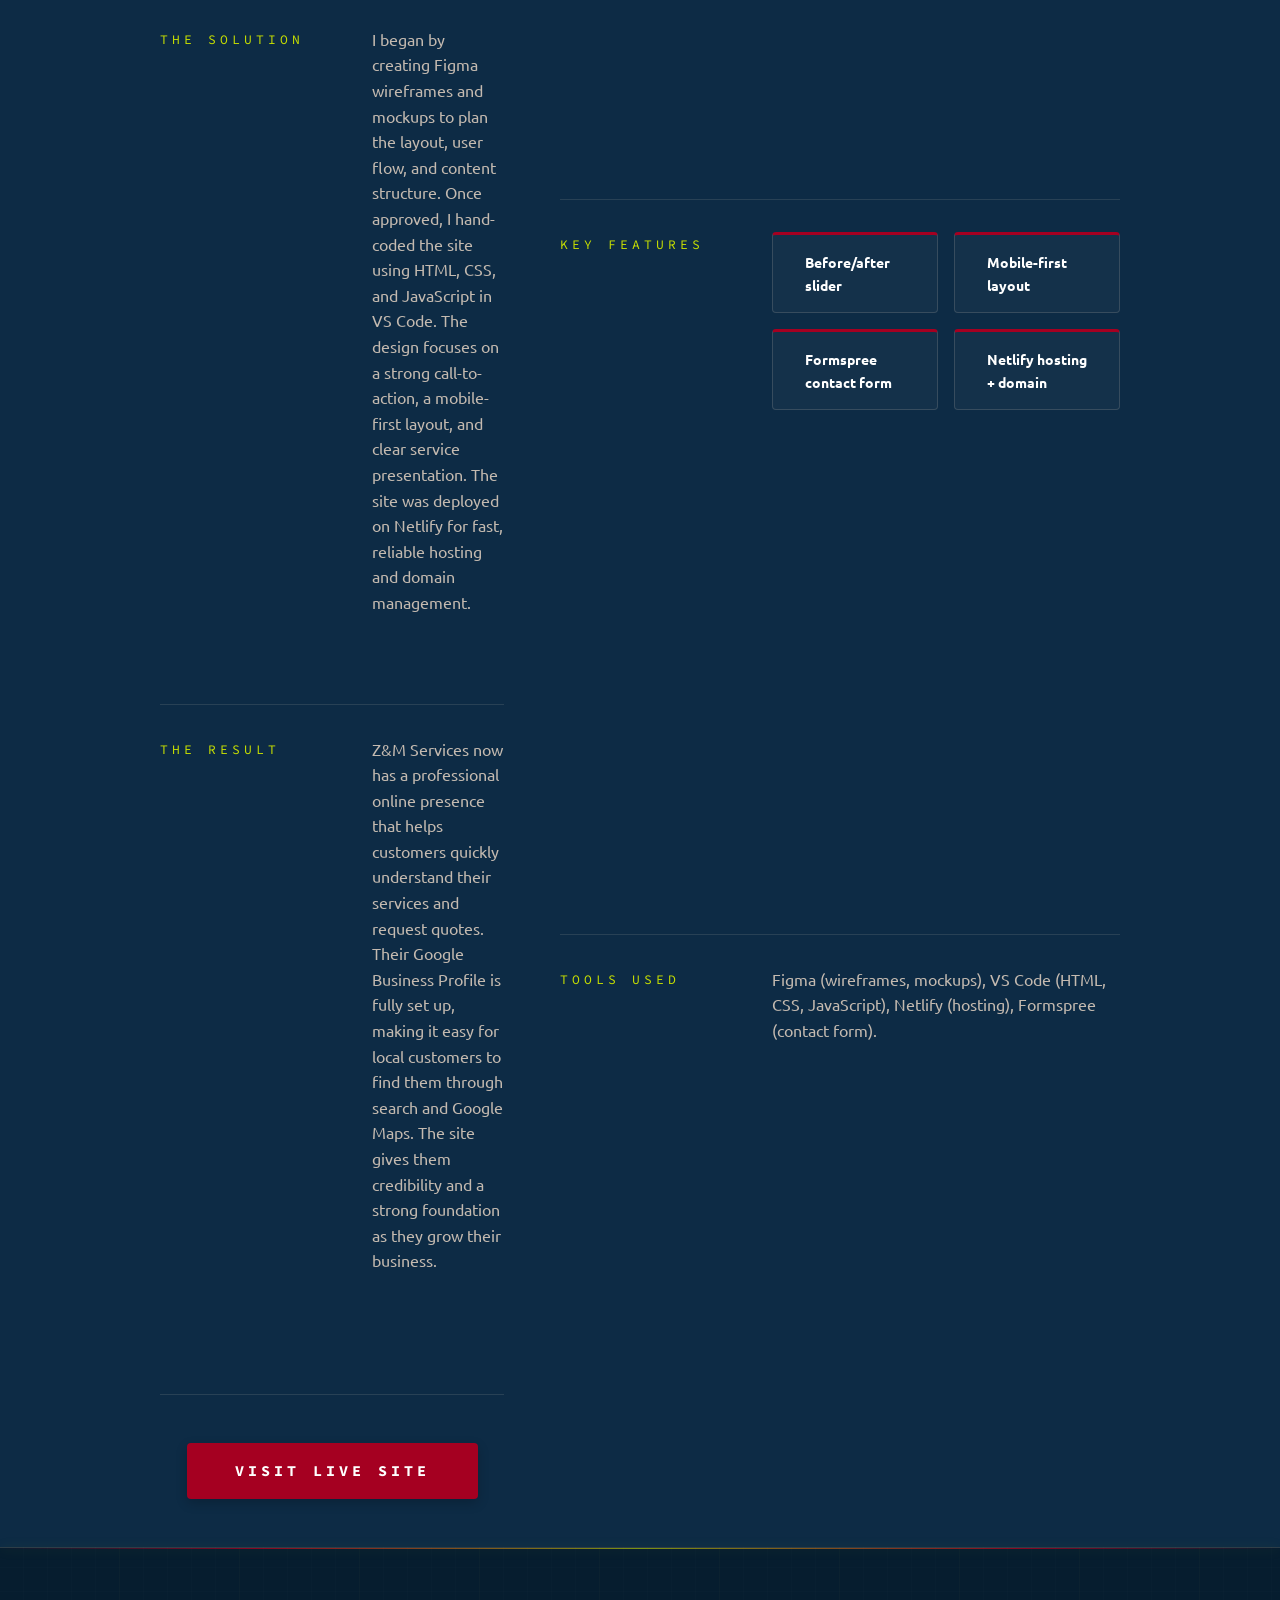
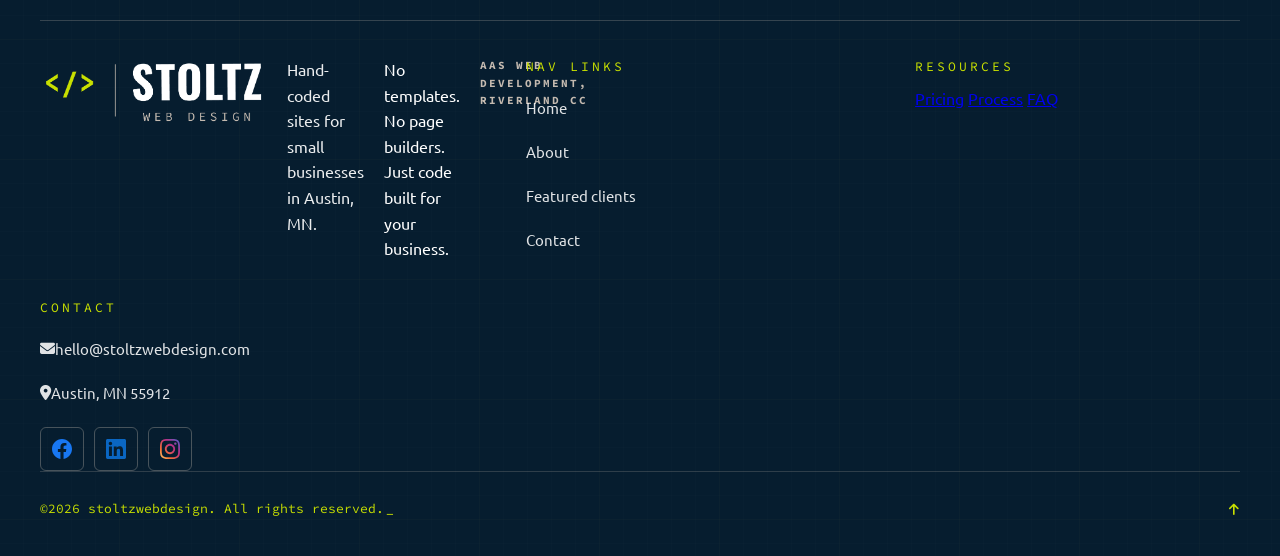
<file: zm-project.html>
<!DOCTYPE html>
<html lang="en">
<head>
  <meta charset="UTF-8" />
  <meta name="viewport" content="width=device-width, initial-scale=1.0" />
  <title>Z&amp;M Services | Case Study | Stoltz Web Design</title>
  <meta name="description" content="How Stoltz Web Design built a fast, mobile-first, hand-coded website for Z&amp;M Services, a lawn care business in Austin, MN.">

  <link rel="preconnect" href="https://fonts.googleapis.com">
  <link rel="preconnect" href="https://fonts.gstatic.com" crossorigin>
  <link href="https://fonts.googleapis.com/css2?family=Source+Code+Pro:wght@400;600&family=Ubuntu:wght@400;700&display=swap" rel="stylesheet">

  <!-- Icons (footer) -->
  <link rel="preload" href="https://cdnjs.cloudflare.com/ajax/libs/font-awesome/6.4.2/css/all.min.css" as="style" onload="this.onload=null;this.rel='stylesheet'">
  <noscript><link rel="stylesheet" href="https://cdnjs.cloudflare.com/ajax/libs/font-awesome/6.4.2/css/all.min.css"></noscript>
  <link rel="icon" type="image/png" href="images/favicon.png">
  <link rel="stylesheet" href="css/style.min.css">
</head>
<body>

<!-- ==========================================================================
     1. HEADER / NAVIGATION
     ========================================================================== -->
<header>
  <nav class="navbar">
    <a class="navbar-brand" href="index.html">
      <img src="images/stoltzwebdesign-logo.webp" alt="Stoltz Web Design home" width="600" height="300">
    </a>
    <a class="nav-link nav-btn-cta" href="client-questionnaire.html">Start a Project</a>
  </nav>
</header>
<!-- /HEADER / NAVIGATION -->

<main>
  <section class="case-study">
    <div class="case-study-inner">

      <a href="index.html#projects" class="case-back-link">&larr; Back to Portfolio</a>

      <!-- HERO -->
      <div class="case-hero">
        <p class="case-label">Case Study</p>
        <h1 class="case-heading">Z&amp;M Services</h1>
        <div class="case-tags">
          <span class="case-tag">Lawn Care</span>
          <span class="case-tag">Custom Build</span>
          <span class="case-tag">Figma</span>
          <span class="case-tag">Netlify</span>
        </div>
      </div>

      <!-- HERO IMAGE: full homepage screenshot, scrollable -->
      <div class="case-image-frame" tabindex="0" role="region" aria-label="Z&amp;M Services homepage screenshot (scrollable)">
        <img src="zm-fullpage.webp"
             alt="Full homepage of the Z&amp;M Services website"
             width="800" height="1113" loading="eager">
      </div>

      <!-- OVERVIEW -->
      <div class="case-section">
        <h2 class="case-label">Overview</h2>
        <p class="case-text">
          Z&amp;M Services is a new lawn care business in Austin, MN that needed a professional
          online presence to attract local customers and showcase their work. They wanted a
          simple, fast, mobile-first website that felt friendly and local, not like a big
          corporate landscaping company.
        </p>
      </div>

      <!-- THE CHALLENGE -->
      <div class="case-section">
        <h2 class="case-label">The Challenge</h2>
        <p class="case-text">
          Before working with me, Z&amp;M Services had no website or digital footprint. Their
          biggest challenge was helping customers quickly understand what they offer and
          making it easy to request a quote. The site needed to load fast, look clean, and
          guide users toward contacting the business without overwhelming them.
        </p>
      </div>

      <!-- BEFORE & AFTER -->
      <div class="case-section">
        <h2 class="case-label">Before &amp; After</h2>
        <div class="case-compare">
          <figure>
            <div class="case-image-frame" tabindex="0" role="region" aria-label="Before: Z&amp;M Services Facebook page (scrollable)">
              <img src="zm-before.webp"
                   alt="Z&amp;M Services Facebook page with logo and project photo posts"
                   width="800" height="1488" loading="lazy">
            </div>
            <figcaption><strong>Before</strong> Facebook page only</figcaption>
          </figure>
          <figure>
            <div class="case-image-frame" tabindex="0" role="region" aria-label="After: Z&amp;M Services website (scrollable)">
              <img src="zm-fullpage.webp"
                   alt="Z&amp;M Services custom website homepage"
                   width="800" height="1113" loading="lazy">
            </div>
            <figcaption><strong>After</strong> Custom website</figcaption>
          </figure>
        </div>
      </div>

      <!-- THE SOLUTION -->
      <div class="case-section">
        <h2 class="case-label">The Solution</h2>
        <p class="case-text">
          I began by creating Figma wireframes and mockups to plan the layout, user flow,
          and content structure. Once approved, I hand-coded the site using HTML, CSS, and
          JavaScript in VS Code. The design focuses on a strong call-to-action, a mobile-first
          layout, and clear service presentation. The site was deployed on Netlify for fast,
          reliable hosting and domain management.
        </p>
      </div>

      <!-- KEY FEATURES -->
      <div class="case-section">
        <h2 class="case-label">Key Features</h2>
        <div class="case-features">
          <div class="case-feature-card"><p>Before/after slider</p></div>
          <div class="case-feature-card"><p>Mobile-first layout</p></div>
          <div class="case-feature-card"><p>Formspree contact form</p></div>
          <div class="case-feature-card"><p>Netlify hosting + domain</p></div>
        </div>
      </div>

      <!-- THE RESULT -->
      <div class="case-section">
        <h2 class="case-label">The Result</h2>
        <p class="case-text">
          Z&amp;M Services now has a professional online presence that helps customers quickly
          understand their services and request quotes. Their Google Business Profile is
          fully set up, making it easy for local customers to find them through search and
          Google Maps. The site gives them credibility and a strong foundation as they grow
          their business.
        </p>
      </div>

      <!-- TOOLS USED -->
      <div class="case-section">
        <h2 class="case-label">Tools Used</h2>
        <p class="case-text">
          Figma (wireframes, mockups), VS Code (HTML, CSS, JavaScript), Netlify (hosting),
          Formspree (contact form).
        </p>
      </div>

      <!-- CTA -->
      <div class="case-cta-wrap">
        <a href="https://zmservices-llc.com/" target="_blank" rel="noopener" class="case-cta">Visit Live Site</a>
      </div>

    </div>
  </section>
</main>

<!-- ==========================================================================
     3. FOOTER
     ========================================================================== -->
<footer class="site-footer">
  <div class="footer-grid">

    <!-- Brand column: logo, tagline, mission, credential badge -->
    <div class="footer-brand">
      <img src="images/logo-footer.png" alt="Stoltz web design logo" class="footer-logo-img">
      <p class="footer-tagline">Hand-coded sites for small businesses in Austin, MN.</p>
      <p class="footer-mission">No templates. No page builders. Just code built for your business.</p>
      <div class="footer-badge">AAS Web Development, Riverland CC</div>
    </div>

    <!-- Nav links column -->
    <nav class="footer-nav">
      <p class="footer-label">Nav links</p>
      <a href="index.html">Home</a>
      <a href="index.html#about">About</a>
      <a href="index.html#projects">Featured clients</a>
      <a href="index.html#contact">Contact</a>
    </nav>

    <!-- Resources column -->
    <nav class="footer-resources">
      <p class="footer-label">Resources</p>
      <a href="index.html#services">Pricing</a>
      <a href="index.html#projects">Process</a>
      <a href="index.html#faq">FAQ</a>
    </nav>

    <!-- Contact column: email, address, social icons -->
    <div class="footer-contact">
      <p class="footer-label">Contact</p>
      <a href="mailto:hello@stoltzwebdesign.com" class="footer-contact-item">
        <i class="fa-solid fa-envelope"></i> hello@stoltzwebdesign.com
      </a>
      <p class="footer-contact-item">
        <i class="fa-solid fa-location-dot"></i> Austin, MN 55912
      </p>
      <div class="footer-socials">
        <a href="https://www.facebook.com/joshua.stoltz.79" target="_blank" rel="noopener" aria-label="Facebook" class="social-icon">
          <svg viewBox="0 0 24 24" width="20" height="20"><path fill="#1877F2" d="M24 12.073c0-6.627-5.373-12-12-12s-12 5.373-12 12c0 5.99 4.388 10.954 10.125 11.854v-8.385H7.078v-3.47h3.047V9.43c0-3.007 1.792-4.669 4.533-4.669 1.312 0 2.686.235 2.686.235v2.953H15.83c-1.491 0-1.956.925-1.956 1.874v2.25h3.328l-.532 3.47h-2.796v8.385C19.612 23.027 24 18.062 24 12.073z"/></svg>
        </a>
        <a href="https://www.linkedin.com/in/joshua-stoltz-bab0a749/" target="_blank" rel="noopener" aria-label="LinkedIn" class="social-icon">
          <svg viewBox="0 0 24 24" width="20" height="20"><path fill="#0A66C2" d="M20.447 20.452h-3.554v-5.569c0-1.328-.027-3.037-1.852-3.037-1.853 0-2.136 1.445-2.136 2.939v5.667H9.351V9h3.414v1.561h.046c.477-.9 1.637-1.85 3.37-1.85 3.601 0 4.267 2.37 4.267 5.455v6.286zM5.337 7.433c-1.144 0-2.063-.926-2.063-2.065 0-1.138.92-2.063 2.063-2.063 1.14 0 2.064.925 2.064 2.063 0 1.139-.925 2.065-2.064 2.065zm1.782 13.019H3.555V9h3.564v11.452zM22.225 0H1.771C.792 0 0 .774 0 1.729v20.542C0 23.227.792 24 1.771 24h20.451C23.2 24 24 23.227 24 22.271V1.729C24 .774 23.2 0 22.222 0h.003z"/></svg>
        </a>
        <a href="https://www.instagram.com/stoltzwebdesign" target="_blank" rel="noopener" aria-label="Instagram" class="social-icon">
          <svg viewBox="0 0 24 24" width="20" height="20">
            <defs>
              <linearGradient id="ig-gradient" x1="0%" y1="100%" x2="100%" y2="0%">
                <stop offset="0%" stop-color="#FED576"/>
                <stop offset="26%" stop-color="#F47133"/>
                <stop offset="61%" stop-color="#BC3081"/>
                <stop offset="100%" stop-color="#4C63D2"/>
              </linearGradient>
            </defs>
            <path fill="url(#ig-gradient)" d="M12 2.163c3.204 0 3.584.012 4.85.07 3.252.148 4.771 1.691 4.919 4.919.058 1.265.069 1.645.069 4.849 0 3.205-.012 3.584-.069 4.849-.149 3.225-1.664 4.771-4.919 4.919-1.266.058-1.644.07-4.85.07-3.204 0-3.584-.012-4.849-.07-3.26-.149-4.771-1.699-4.919-4.92-.058-1.265-.07-1.644-.07-4.849 0-3.204.013-3.583.07-4.849.149-3.227 1.664-4.771 4.919-4.919 1.266-.057 1.645-.069 4.849-.069zm0-2.163c-3.259 0-3.667.014-4.947.072-4.358.2-6.78 2.618-6.98 6.98-.059 1.281-.073 1.689-.073 4.948 0 3.259.014 3.668.072 4.948.2 4.358 2.618 6.78 6.98 6.98 1.281.058 1.689.072 4.948.072 3.259 0 3.668-.014 4.948-.072 4.354-.2 6.782-2.618 6.979-6.98.059-1.28.073-1.689.073-4.948 0-3.259-.014-3.667-.072-4.947-.196-4.354-2.617-6.78-6.979-6.98-1.281-.059-1.69-.073-4.949-.073zm0 5.838c-3.403 0-6.162 2.759-6.162 6.162s2.759 6.163 6.162 6.163 6.162-2.759 6.162-6.163c0-3.403-2.759-6.162-6.162-6.162zm0 10.162c-2.209 0-4-1.79-4-4 0-2.209 1.791-4 4-4s4 1.791 4 4c0 2.21-1.791 4-4 4zm6.406-11.845c-.796 0-1.441.645-1.441 1.44s.645 1.44 1.441 1.44c.795 0 1.439-.645 1.439-1.44s-.644-1.44-1.439-1.44z"/>
          </svg>
        </a>
      </div>
    </div>

  </div>

  <!-- Bottom bar: copyright + back-to-top -->
  <div class="footer-bottom">
    <p>&copy;2026 stoltzwebdesign. All rights reserved.</p>
    <a href="#top" aria-label="Back to top" class="footer-top-link">
      <i class="fa-solid fa-arrow-up"></i>
    </a>
  </div>
</footer>
<!-- /FOOTER -->

<script src="js/script.min.js"></script>

</body>
</html>
</file>
<file: css/style.min.css>
:root{--color-red: #A50021;--color-red-bright: #ff5c7a;--color-navy: #0D2B45;--color-navy-deep: #0a2238;--color-tan: #C4BAB0;--color-tan-light: #ede7e1;--color-white: #FFFFFF;--color-accent: #C8E000;--color-canvas-band: rgba(3, 20, 34, .45);--font-primary: "Ubuntu", sans-serif;--font-mono: "Source Code Pro", monospace;--fw-regular: 400;--fw-bold: 700;--fs-label: 13px;--fs-body: 14px;--fs-tagline: 16px;--fs-hero: 40px;--ls-tight: 1px;--ls-normal: 2px;--ls-wide: 3px;--ls-xwide: 4px;--lh-body: 1.6;--space-sm: 8px;--space-md: 16px;--space-lg: 32px;--space-xl: 48px;interpolate-size:allow-keywords}*{margin:0;padding:0;box-sizing:border-box}html{scroll-padding-top:100px}@media(max-width:991px){html{scroll-padding-top:84px}}body{background-color:var(--color-navy);background-image:linear-gradient(rgba(200,224,0,.035) 1px,transparent 1px),linear-gradient(90deg,rgba(200,224,0,.035) 1px,transparent 1px),linear-gradient(rgba(255,255,255,.022) 1px,transparent 1px),linear-gradient(90deg,rgba(255,255,255,.022) 1px,transparent 1px);background-size:120px 120px,120px 120px,24px 24px,24px 24px;background-position:-1px -1px;color:var(--color-white);font-family:var(--font-primary);line-height:var(--lh-body);overflow-x:hidden}body:before{content:"";position:fixed;inset:0;z-index:-1;pointer-events:none;background-image:url("data:image/svg+xml,%3Csvg xmlns='http://www.w3.org/2000/svg' width='160' height='160'%3E%3Cfilter id='n'%3E%3CfeTurbulence type='fractalNoise' baseFrequency='.9' numOctaves='2' stitchTiles='stitch'/%3E%3C/filter%3E%3Crect width='100%25' height='100%25' filter='url(%23n)' opacity='.07'/%3E%3C/svg%3E"),radial-gradient(ellipse 55vw 45vh at 0% 0%,rgba(200,224,0,.07),transparent 70%),radial-gradient(ellipse 60vw 50vh at 100% 100%,rgba(165,0,33,.18),transparent 70%);background-size:160px 160px,auto,auto;opacity:.9}main{counter-reset:sec}.about,.services-section,.pricing,.clients-section,.faq-section,.site-footer{position:relative}@media(max-width:480px){main>.services-section,main>.pricing,main>.clients-section,main>.faq-section{padding-left:20px;padding-right:20px}}.pricing,.faq-section{background-color:var(--color-canvas-band)}.pricing:before,.clients-section:before,.faq-section:before,.site-footer:before{content:"";position:absolute;top:0;left:0;right:0;height:1px;background:linear-gradient(90deg,transparent,rgba(165,0,33,.8) 20%,rgba(200,224,0,.6) 50%,rgba(165,0,33,.8) 80%,transparent);box-shadow:0 0 12px #c8e00040}main>section:not(.hero-section){counter-increment:sec}main>section:not(.hero-section):after{content:"SEC_" counter(sec,decimal-leading-zero) " \b7  " attr(id);position:absolute;top:14px;right:clamp(16px,3vw,40px);font-family:var(--font-mono);font-size:.68rem;letter-spacing:.15em;text-transform:uppercase;color:#c4bab059;pointer-events:none}@media(max-width:600px){main>section:not(.hero-section):after{display:none}}h1,h2,h3,h4{font-family:var(--font-primary);color:var(--color-white)}.sr-only{position:absolute;width:1px;height:1px;padding:0;margin:-1px;overflow:hidden;clip:rect(0,0,0,0);white-space:nowrap;border:0}.section-heading{text-align:left;max-width:1100px;margin:0 auto var(--space-lg)}.about-header{margin-bottom:var(--space-lg)}.section-heading .section-label,.about-header .section-label{font-family:var(--font-mono);font-size:var(--fs-label);letter-spacing:var(--ls-xwide);text-transform:uppercase;color:var(--color-accent);margin-bottom:10px}.section-heading .section-title,.about-header .section-title{position:relative;display:inline-block;font-family:var(--font-mono);font-size:clamp(1.6rem,3vw,2.1rem);font-weight:var(--fw-bold);letter-spacing:var(--ls-tight);color:var(--color-white)}.section-heading .section-title:after,.about-header .section-title:after{content:"";display:inline-block;width:.55em;height:1em;margin-left:6px;vertical-align:-.12em;background:var(--color-accent);border-radius:1px;box-shadow:0 0 8px #c8e00099;animation:blink 1.1s step-end infinite}.heading-ghost{visibility:hidden}.heading-label.is-typing .heading-typed:after{content:"";display:inline-block;width:.55em;height:1em;margin-right:-.55em;vertical-align:-.15em;background:currentColor;animation:blink .8s steps(1) infinite}.heading-title.is-waiting{opacity:0}.heading-title.is-in{animation:heading-in .65s ease-out}@keyframes heading-in{0%{opacity:0;transform:translateY(6px);text-shadow:2px 0 var(--color-red),-2px 0 rgba(255,255,255,.4)}40%{opacity:1;text-shadow:1px 0 var(--color-red),-1px 0 rgba(255,255,255,.25)}to{opacity:1;transform:none;text-shadow:none}}.reveal{opacity:0}.reveal.in-view{animation:reveal-up .6s cubic-bezier(.2,.8,.2,1) both;animation-delay:calc(var(--i, 0) * .12s)}@keyframes reveal-up{0%{opacity:0;translate:0 24px;filter:blur(3px)}to{opacity:1;translate:0 0;filter:none}}@keyframes blink{50%{opacity:0}}header{--logo-h: 150px;position:sticky;top:0;z-index:1000;background:var(--color-navy);border-bottom:1px solid var(--color-red)}.navbar{position:relative;display:flex;flex-wrap:nowrap;align-items:center;gap:1.5rem;height:96px;padding:0 3rem}.navbar-brand{position:relative;z-index:10;display:flex;align-items:center;flex-shrink:0;margin-left:calc(var(--logo-h) * -.53);margin-right:calc(var(--logo-h) * -.4);transform:translateY(calc(var(--logo-h) * .067));text-decoration:none}.navbar-brand img{display:block;height:var(--logo-h);width:auto;transform-origin:24% 50%;transition:scale .3s ease,opacity .2s ease}.navbar-brand img:hover{opacity:.85}.navbar-brand:focus-visible{outline:2px solid var(--color-accent);outline-offset:-20px}.nav-menu{position:relative;flex:1 1 auto;align-self:stretch;display:flex;align-items:center;justify-content:center;min-width:0}.nav-links{display:flex;align-items:center;gap:clamp(1rem,2.2vw,2.25rem);list-style:none}.nav-links .nav-link{position:relative;display:block;padding:.5rem 0;font-family:var(--font-mono);font-size:clamp(.95rem,.6rem + .45vw,1.1rem);font-weight:600;letter-spacing:.04em;color:#ffffffd1;text-decoration:none;transition:color .2s ease}.nav-links .nav-link:after{content:"";position:absolute;left:0;right:0;bottom:.2rem;height:2px;background:var(--color-accent);box-shadow:0 0 8px #c8e00080;transform:scaleX(0);transform-origin:left center;transition:transform .25s ease}.nav-links .nav-link:hover,.nav-links .nav-link:focus-visible,.nav-links .nav-link.is-active{color:var(--color-accent)}.nav-links .nav-link:hover:after,.nav-links .nav-link.is-active:after{transform:scaleX(1)}.nav-links .nav-link:focus-visible{outline:2px solid var(--color-accent);outline-offset:4px;border-radius:2px}.nav-menu-bar,.nav-menu-contact{display:none}.nav-actions{position:relative;z-index:11;display:flex;align-items:center;gap:1.25rem;flex-shrink:0;margin-left:auto}.nav-phone{display:inline-flex;align-items:center;gap:.5rem;height:46px;box-sizing:border-box;padding:0 1.1rem;border:1px solid rgba(196,186,176,.35);border-radius:999px;font-family:var(--font-primary);font-size:1rem;font-weight:700;letter-spacing:.03em;font-variant-numeric:tabular-nums;white-space:nowrap;color:var(--color-white);text-decoration:none;transition:border-color .2s ease,color .2s ease}.nav-phone svg{flex:none;width:16px;height:16px;color:var(--color-accent)}.nav-phone:hover{border-color:var(--color-accent);color:var(--color-accent)}.nav-phone:focus-visible{outline:2px solid var(--color-accent);outline-offset:3px}.nav-link.nav-btn-cta{position:relative;isolation:isolate;overflow:hidden;display:inline-flex;align-items:center;gap:.75rem;height:46px;box-sizing:border-box;padding:0 .35rem 0 1.35rem;font-family:var(--font-primary);font-size:1rem;font-weight:var(--fw-bold);white-space:nowrap;color:var(--color-navy);text-decoration:none;background:var(--color-accent);border-radius:999px;box-shadow:0 2px 8px #00000040;transition:background .2s ease,transform .15s ease,box-shadow .2s ease}.nav-btn-badge{flex:none;display:grid;place-items:center;width:36px;height:36px;border-radius:50%;color:var(--color-accent);background:var(--color-navy)}.nav-btn-badge svg{transition:translate .2s ease}.nav-link.nav-btn-cta:hover{background:var(--color-white);transform:translateY(-2px);box-shadow:0 4px 12px #c8e0004d}.nav-link.nav-btn-cta:hover .nav-btn-badge svg{translate:2px 0}.nav-link.nav-btn-cta:active{transform:translateY(0)}.nav-link.nav-btn-cta:focus-visible{outline:2px solid var(--color-white);outline-offset:3px}.nav-toggle{display:none;flex:none;align-items:center;justify-content:center;width:40px;height:40px;padding:0;font-family:var(--font-mono);font-size:.95rem;font-weight:700;color:var(--color-accent);background:var(--color-navy-deep);border:1px solid rgba(200,224,0,.45);border-radius:6px;cursor:pointer;transition:background .2s ease,color .2s ease}.nav-toggle[aria-expanded=true]{color:var(--color-navy);background:var(--color-accent)}.nav-toggle:focus-visible{outline:2px solid var(--color-white);outline-offset:2px}header{animation:nav-drop .55s cubic-bezier(.2,.8,.2,1) both}@keyframes nav-drop{0%{transform:translateY(-100%)}to{transform:none}}header{transition:background-color .3s ease,box-shadow .3s ease,border-color .3s ease}header.is-scrolled{background:#0d2b45d1;-webkit-backdrop-filter:blur(10px);backdrop-filter:blur(10px);box-shadow:0 6px 24px #00000059;border-bottom-color:#c8e00073}header.is-scrolled .navbar-brand img{scale:.82}.nav-path{position:absolute;top:calc(100% + 1px);left:50%;translate:-50% -6px;white-space:nowrap;padding:.3rem .9rem .35rem;font-family:var(--font-mono);font-size:.78rem;color:var(--color-tan);background:var(--color-navy-deep);border:1px solid rgba(200,224,0,.35);border-top:none;border-radius:0 0 8px 8px;box-shadow:0 8px 18px #0000004d;opacity:0;visibility:hidden;pointer-events:none;transition:opacity .25s ease,translate .25s ease,visibility 0s linear .25s}.nav-path.is-showing{translate:-50% 0;opacity:1;visibility:visible;transition:opacity .25s ease,translate .25s ease}.nav-path-user{color:var(--color-accent)}.nav-path-dir{color:var(--color-white)}.nav-path-dots{flex:none;width:8px;height:8px;border-radius:50%;background:var(--color-red);box-shadow:13px 0 0 var(--color-tan),26px 0 0 var(--color-accent)}.nav-path-caret{display:inline-block;width:.55em;height:1em;margin-left:4px;vertical-align:-.15em;background:var(--color-accent);animation:blink 1s steps(1) infinite}.nav-link.nav-btn-cta{animation:cta-boot .5s ease-out .45s both}.nav-link.nav-btn-cta:after{content:"";position:absolute;inset:0;z-index:-1;background:linear-gradient(100deg,transparent 30%,rgba(255,255,255,.55) 50%,transparent 70%);translate:-120% 0;pointer-events:none;animation:cta-shine 4s ease-in-out 1.5s infinite}@keyframes cta-boot{0%{opacity:0;translate:12px 0}to{opacity:1;translate:0 0}}@keyframes cta-shine{0%,70%{translate:-120% 0}to{translate:120% 0}}@media(max-width:1199px){.navbar{padding:0 2rem;gap:1rem}.nav-phone-text{position:absolute;width:1px;height:1px;overflow:hidden;clip:rect(0,0,0,0)}.nav-phone{justify-content:center;width:40px;height:40px;padding:0;border:1px solid rgba(200,224,0,.45);border-radius:6px;background:var(--color-navy-deep);transition:background .2s ease,color .2s ease}.nav-phone:hover{background:#c8e0001f}.nav-actions{gap:.75rem}.nav-link.nav-btn-cta{height:40px;padding-left:1.15rem;gap:.6rem}.nav-btn-badge{width:30px;height:30px}}@media(max-width:991px){header{--logo-h: 124px}.navbar{height:80px;padding:0 1.5rem}.nav-link.nav-btn-cta{height:auto;padding:.5rem .9rem;font-family:var(--font-mono);font-size:.85rem;border-radius:4px}.nav-btn-badge{display:none}.nav-toggle{display:inline-flex}.nav-path{display:none}.nav-menu{position:absolute;top:calc(100% + 8px);right:1.5rem;align-self:auto;z-index:20;flex-direction:column;align-items:stretch;justify-content:flex-start;width:min(320px,calc(100vw - 2rem));overflow:hidden;background:var(--color-navy-deep);border:1px solid rgba(200,224,0,.35);border-radius:10px;box-shadow:0 18px 40px #00000073;opacity:0;visibility:hidden;translate:0 -8px;transition:opacity .2s ease,translate .2s ease,visibility 0s linear .2s}.nav-menu.is-open{opacity:1;visibility:visible;translate:0 0;transition:opacity .2s ease,translate .2s ease}.nav-menu-bar{display:flex;align-items:center;gap:2.4rem;padding:.6rem .9rem;font-family:var(--font-mono);font-size:.78rem;color:var(--color-tan);background:#ffffff0a;border-bottom:1px solid rgba(255,255,255,.08)}.nav-menu-path{overflow:hidden;text-overflow:ellipsis;white-space:nowrap}.nav-links{flex-direction:column;align-items:stretch;gap:0;padding:.4rem 0}.nav-links .nav-link{padding:.75rem 1.1rem;font-size:1.05rem}.nav-links .nav-link:after{display:none}.nav-links .nav-link:before{content:"> ";content:"> " / "";color:var(--color-accent);opacity:0;transition:opacity .2s ease}.nav-links .nav-link:hover:before,.nav-links .nav-link.is-active:before{opacity:1}.nav-links .nav-link.is-active{background:#c8e00012}.nav-links .nav-link:focus-visible{outline-offset:-3px}.nav-menu-contact{display:flex;flex-direction:column;gap:.35rem;padding:.85rem 1.1rem 1rem;border-top:1px solid rgba(255,255,255,.08)}.nav-menu-contact a{font-family:var(--font-mono);font-size:.85rem;color:var(--color-tan);text-decoration:none;overflow-wrap:anywhere}.nav-menu-contact a:first-child{font-size:1rem;font-weight:600;color:var(--color-white)}.nav-menu-contact a:hover{color:var(--color-accent)}}@media(max-width:768px){header{--logo-h: 112px}.navbar{height:70px;gap:.5rem;padding:0 1rem}.nav-actions{gap:.5rem}.nav-link.nav-btn-cta{padding:.5rem .75rem;font-size:.78rem}.nav-menu{right:1rem}header.is-scrolled .navbar-brand img{scale:.94}.nav-phone,.nav-toggle{width:38px;height:38px}}@media(max-width:480px){.nav-menu{left:.75rem;right:.75rem;width:auto}}@media(max-width:380px){header{--logo-h: 96px}.navbar{padding:0 .75rem}.nav-actions{gap:.4rem}.nav-link.nav-btn-cta{font-size:.72rem;padding:.45rem .6rem}.nav-phone,.nav-toggle{width:34px;height:34px}}@media(max-width:340px){header{--logo-h: 84px}.nav-actions{gap:.3rem}.nav-link.nav-btn-cta{font-size:.66rem;padding:.45rem;letter-spacing:-.02em}.nav-phone,.nav-toggle{width:32px;height:32px}}.trust-strip{padding:32px var(--space-lg);background:#06192b;border-top:1px solid rgba(200,224,0,.35);border-bottom:1px solid rgba(200,224,0,.2)}.trust-inner{display:flex;align-items:center;gap:48px;max-width:1100px;margin:0 auto}.trust-clients{display:flex;align-items:center;gap:28px;flex:none}.trust-label{font-family:var(--font-mono);font-size:1.15rem;font-weight:var(--fw-bold);letter-spacing:var(--ls-xwide);text-transform:uppercase;color:var(--color-accent);text-shadow:0 0 12px rgba(200,224,0,.55)}.trust-logos{display:flex;align-items:center;gap:16px}.trust-logo{display:block;box-sizing:content-box;width:132px;height:86px;padding:9px 20px;object-fit:contain}.trust-logo--zm{width:160px}.trust-logo--semsca{width:118px;height:104px}.trust-divider{flex:none;width:1px;height:104px;background:#ffffff26}.trust-points{flex:1;display:grid;grid-template-columns:repeat(2,max-content);gap:14px 40px;list-style:none;font-family:var(--font-mono);font-size:.95rem;font-weight:600;color:var(--color-tan-light)}.trust-points li:before{content:"+ ";content:"+ " / "";color:var(--color-accent)}@media(max-width:1300px){.trust-points{grid-template-columns:minmax(0,1fr);gap:10px}}@media(max-width:1150px){.trust-inner{gap:32px}.trust-clients{gap:20px}.trust-logo{width:110px;height:74px}.trust-logo--zm{width:138px}.trust-logo--semsca{width:102px;height:90px}}@media(max-width:960px){.trust-strip{padding:32px 20px 36px}.trust-inner{flex-direction:column;align-items:stretch;gap:24px}.trust-clients{flex-direction:column;gap:14px}.trust-logos{gap:14px}.trust-logo{width:96px;height:68px;padding:8px 16px}.trust-logo--zm{width:128px}.trust-logo--semsca{width:94px;height:83px}.trust-label{font-size:1.05rem}.trust-divider{width:auto;height:1px;background:#ffffff1f}.trust-points{grid-template-columns:fit-content(100%);justify-content:center;gap:12px}}@media(max-width:360px){.trust-logo{width:80px;height:58px;padding:8px 12px}.trust-logo--zm{width:110px}.trust-logo--semsca{width:82px;height:72px}}.problem-section{padding:var(--space-xl) var(--space-lg) 64px}.problem-inner{max-width:1340px;margin:0 auto}.problem-section .section-heading{max-width:820px;margin-left:0}.problem-section .section-title{line-height:1.3}.problem-cards{display:grid;grid-template-columns:repeat(3,minmax(0,1fr));gap:24px;margin-top:12px;list-style:none}.problem-card{display:flex;flex-direction:column;padding:28px;background:var(--color-navy-deep);border:1px solid rgba(255,255,255,.12);border-top:3px solid var(--color-red);border-radius:8px}@supports (grid-template-rows: subgrid){@media(min-width:901px){.problem-cards{row-gap:0}.problem-card{display:grid;grid-row:span 5;grid-template-rows:subgrid;row-gap:0}.problem-card .mock{align-self:start}.problem-cards .problem-card .problem-fix{margin-top:0}}}.problem-tag{margin-bottom:14px;font-family:var(--font-mono);font-size:.95rem;font-weight:700;letter-spacing:.08em;color:var(--color-red-bright);text-align:center}.problem-tag:before{content:"! ";color:var(--color-red-bright)}.problem-card .problem-text{margin-bottom:22px;text-align:center;text-wrap:balance}.problem-card .problem-fix{margin-top:auto;padding-top:16px;border-top:1px dashed rgba(255,255,255,.15);font-family:var(--font-mono);font-size:.92rem;font-weight:600;color:var(--color-white)}.problem-fix:before{content:"+ ";content:"+ " / "";color:var(--color-accent)}.problem-quote{margin-bottom:20px;font-family:var(--font-primary);font-size:1.3rem;font-weight:var(--fw-bold);line-height:1.35;color:var(--color-white);text-wrap:balance;text-align:center}.problem-card p{font-size:1rem;line-height:1.6;color:var(--color-tan-light)}.mock{margin:8px 0 32px;font-size:.85rem;line-height:1.4;border-radius:8px}.mock-post{padding:12px 14px;font-family:Arial,sans-serif;color:#1c1e21;background:#fff}.mock-post-head{display:flex;align-items:center;gap:8px;margin-bottom:8px}.mock-avatar{flex:none;width:30px;height:30px;border-radius:50%;background:var(--color-tan)}.mock-name{display:block;font-size:.8rem;font-weight:700;line-height:1.2}.mock-time{display:block;font-size:.7rem;color:#65676b;line-height:1.2}.mock-reactions{display:flex;flex-wrap:wrap;gap:4px 14px;margin-top:10px;padding-top:8px;font-size:.72rem;color:#65676b;border-top:1px solid #e4e6eb}.mock-comment{display:flex;align-items:flex-start;gap:6px;margin-top:8px}.mock-avatar--sm{width:22px;height:22px;background:#b9c4cf}.mock-comment-bubble{padding:6px 10px;font-size:.75rem;line-height:1.35;background:#f0f2f5;border-radius:12px}.mock-comment-bubble .mock-name{font-size:.72rem}.mock-fb{display:flex;flex-direction:column;gap:14px;width:100%;max-width:520px;margin-inline:auto}.mock-fb .mock-post{border-radius:8px}.mock-fb-head{font-family:var(--font-mono);font-size:.7rem;font-weight:700;letter-spacing:.1em;color:var(--color-red-bright);text-align:left}.mock-reach{margin-top:8px;padding-top:6px;font-size:.68rem;color:#65676b;border-top:1px solid #e4e6eb}.mock-fb-list{display:grid;gap:6px;font-family:var(--font-mono);font-size:.85rem;line-height:1.4;color:var(--color-tan-light);text-align:left}.mock-fb-list span{padding-left:1.2em;text-indent:-1.2em}.mock-fb-list span:before{content:"\2212  ";content:"\2212  " / "";font-weight:700;color:var(--color-red-bright)}@media(min-width:901px)and (max-width:1150px){.mock-fb-list{font-size:.74rem}}.mock-vs{position:relative;display:grid;grid-template-columns:repeat(2,minmax(0,1fr));grid-template-rows:auto 1fr auto;column-gap:14px;width:100%;max-width:520px;margin-inline:auto}.mock-vs-col{display:grid;grid-row:span 3;grid-template-rows:subgrid;row-gap:14px;min-width:0}@supports not (grid-template-rows: subgrid){.mock-vs-col{display:flex;flex-direction:column;gap:14px}}.mock-vs-head{font-family:var(--font-mono);font-size:.7rem;font-weight:700;letter-spacing:.1em}.mock-vs-head--tpl{color:var(--color-red-bright)}.mock-vs-head--cst{padding-left:14px;color:var(--color-accent)}.mock-vs-badge{position:absolute;top:.5rem;left:50%;z-index:1;display:grid;place-items:center;width:24px;height:24px;translate:-50% -50%;font:700 .58rem/1 var(--font-mono);color:var(--color-navy);background:var(--color-accent);border-radius:50%;box-shadow:0 0 0 3px var(--color-navy-deep)}.mock-site{display:flex;flex-direction:column;overflow:hidden;font-family:Arial,sans-serif;font-size:10px;line-height:1.3;text-align:left;border-radius:6px;box-shadow:0 10px 24px #0006}.mock-site-bar{display:flex;align-items:center;gap:.6em;padding:.6em .7em;background:#e9ecf1}.mock-site-dots{flex:none;width:.6em;height:.6em;margin-right:2em;border-radius:50%;background:#c3c8d0;box-shadow:1em 0 #c3c8d0,2em 0 #c3c8d0}.mock-site-url{flex:1;min-width:0;padding:.25em .7em;overflow:hidden;font-size:.8em;color:#5b6472;white-space:nowrap;text-overflow:ellipsis;background:#fff;border-radius:999px}.mock-site-url b{color:#1d2430}.mock-tpl-hero,.mock-cst-hero{position:relative;flex:1;display:flex;flex-direction:column;justify-content:flex-end;min-height:10.5em;padding:.8em}.mock-site--tpl{color:#1d2430;background:#fff}.mock-tpl-ad{padding:.4em .6em;overflow:hidden;font-size:.72em;color:#fff;text-align:center;white-space:nowrap;text-overflow:ellipsis;background:#116dff}.mock-tpl-nav{display:flex;align-items:center;justify-content:space-between;padding:.7em .8em;border-bottom:1px solid #eef0f3}.mock-tpl-logo{font-size:.8em;font-weight:700;letter-spacing:.08em}.mock-tpl-burger{flex:none;width:1.2em;height:1em;background:repeating-linear-gradient(#1d2430 0 .2em,transparent .2em .4em)}.mock-tpl-hero{background:linear-gradient(180deg,transparent 20%,rgba(0,0,0,.55)),linear-gradient(135deg,#9db4c8,#c9d6c0 55%,#a7b59a)}.mock-tpl-hero:before{content:"";position:absolute;top:.7em;left:0;right:0;width:7.5em;height:3.6em;margin:auto;opacity:.9;background:radial-gradient(circle at 20% 35%,#e8cfb4 0 .65em,transparent .7em),radial-gradient(circle at 50% 30%,#d9b593 0 .7em,transparent .75em),radial-gradient(circle at 80% 35%,#f0d9c2 0 .65em,transparent .7em),radial-gradient(ellipse at 20% 100%,#5c7ea3 0 1.25em,transparent 1.3em),radial-gradient(ellipse at 50% 100%,#3f5d7d 0 1.35em,transparent 1.4em),radial-gradient(ellipse at 80% 100%,#7d94ad 0 1.25em,transparent 1.3em)}.mock-tpl-h{position:relative;font-size:1.1em;font-weight:700;line-height:1.15;color:#fff}.mock-tpl-sub{position:relative;margin:.3em 0 .6em;font-size:.72em;color:#eef2f6}.mock-tpl-btn{position:relative;align-self:flex-start;padding:.35em .9em;font-size:.72em;font-weight:700;color:#1d2430;background:#fff;border-radius:999px}.mock-tpl-cards{display:grid;grid-template-columns:repeat(3,minmax(0,1fr));gap:.4em;padding:.6em .7em;background:#f7f8fa}.mock-tpl-cards span{padding:.5em .1em;overflow:hidden;font-size:.6em;font-weight:700;text-align:center;text-overflow:ellipsis;background:#fff;border-radius:.4em}.mock-tpl-cards span:before{content:"";display:block;width:1.6em;height:1.6em;margin:0 auto .4em;border-radius:50%;background:radial-gradient(circle,#116dff 0 30%,#e4ecff 34%)}.mock-tpl-foot{padding:.5em;font-size:.6em;color:#5f6773;text-align:center;background:#f7f8fa;border-top:1px solid #eef0f3}.mock-site--cst{--cst-green: #1f3d2b;--cst-green-2: #2f5a3e;--cst-cream: #f6f0e2;--cst-sun: #e8a33d;background:var(--cst-cream)}.mock-cst-nav{display:flex;align-items:center;justify-content:space-between;gap:.5em;padding:.7em .8em;background:var(--cst-green)}.mock-cst-logo{display:flex;align-items:center;gap:.4em;min-width:0;font-family:Georgia,serif;font-size:.85em;font-weight:700;color:var(--cst-cream);white-space:nowrap}.mock-cst-mark{flex:none;width:1.4em;height:1.4em;padding-top:.27em;border-radius:.35em .35em .35em 0;background:var(--cst-sun)}.mock-cst-mark:after{content:"";display:block;width:.6em;height:.85em;margin:0 auto;border-radius:0 .6em;background:var(--cst-green)}.mock-cst-call{flex:none;padding:.35em .7em;font-size:.68em;font-weight:700;color:var(--cst-green);background:var(--cst-sun);border-radius:.35em}.mock-cst-hero{background:linear-gradient(180deg,transparent 25%,rgba(20,40,28,.85)),linear-gradient(180deg,#bcd8e6 0 26%,transparent 26%),repeating-linear-gradient(100deg,#5f9a4c 0 1.6em,#4c8a3c 1.6em 3.2em)}.mock-cst-hero:before{content:"";position:absolute;top:9%;right:14%;width:4em;height:1.9em;background:#e9e2d0;clip-path:polygon(0 45%,50% 0,100% 45%,100% 100%,0 100%)}.mock-cst-h{position:relative;font-family:Georgia,serif;font-size:1.15em;font-weight:700;line-height:1.15;color:#fff}.mock-cst-h em{font-style:normal;color:var(--cst-sun)}.mock-cst-sub{position:relative;margin:.3em 0 .6em;font-size:.72em;color:#e8efe6}.mock-cst-btn{position:relative;align-self:flex-start;padding:.35em .9em;font-size:.72em;font-weight:700;color:var(--cst-green);background:var(--cst-cream);border-radius:.35em}.mock-cst-work{display:grid;grid-template-columns:repeat(2,minmax(0,1fr));gap:.4em;padding:.6em .7em}.mock-cst-shot{position:relative;height:2.6em;border-radius:.4em}.mock-cst-shot span{position:absolute;left:.6em;bottom:.5em;padding:.1em .4em;font-size:.55em;font-weight:700;letter-spacing:.05em;color:#fff;background:#0009;border-radius:.2em}.mock-cst-shot--before{background:radial-gradient(circle at 30% 60%,#a89a5a 0 .6em,transparent .65em),radial-gradient(circle at 70% 40%,#9c8f50 0 .8em,transparent .85em),linear-gradient(160deg,#8fa25b,#7c8c4a)}.mock-cst-shot--after{background:repeating-linear-gradient(95deg,#5f9a4c 0 .9em,#4c8a3c .9em 1.8em)}.mock-cst-strip{display:flex;justify-content:space-around;gap:.4em;padding:.5em;font-size:.58em;font-weight:700;color:var(--cst-cream);white-space:nowrap;background:var(--cst-green-2)}.mock-vs-list{display:grid;align-content:start;gap:6px;font-family:var(--font-mono);font-size:.85rem;line-height:1.4;color:var(--color-tan-light);text-align:left}.mock-vs-list span{padding-left:1.2em;text-indent:-1.2em}.mock-vs-list--tpl span:before{content:"\2212  ";content:"\2212  " / "";font-weight:700;color:var(--color-red-bright)}.mock-vs-list--cst span:before{content:"+ ";content:"+ " / "";font-weight:700;color:var(--color-accent)}@media(min-width:901px)and (max-width:1150px){.mock-site{font-size:8.5px}.mock-vs{column-gap:10px}.mock-vs-list{font-size:.74rem}}@media(max-width:900px){.mock-site{font-size:12px}}@media(max-width:420px){.mock-vs{grid-template-columns:minmax(0,1fr);grid-template-rows:none;row-gap:22px}.mock-vs-col{display:flex;flex-direction:column;grid-row:auto;gap:14px}.mock-vs-head--cst{padding-left:0}.mock-vs-badge{display:none}.mock-site{font-size:11px}}.mock-chat{overflow:hidden;font-family:Arial,sans-serif;color:#1c1e21;background:#fff}.mock-chat-head{display:flex;align-items:center;gap:8px;padding:8px 12px;background:#f0f2f5;border-bottom:1px solid #dadde1}.mock-chat-body{display:flex;flex-direction:column;gap:4px;padding:6px 12px 12px}.mock-chat-date{align-self:center;margin-top:4px;font-size:.64rem;color:#65686d}.mock-bubble{align-self:flex-end;max-width:85%;padding:6px 11px;font-size:.78rem;line-height:1.35;color:#fff;background:#2d6cc4;border-radius:14px 14px 4px}.mock-status{align-self:flex-end;font-size:.64rem;color:#65686d}.mock-noreply{align-self:center;margin-top:6px;padding:3px 10px;font-size:.68rem;font-weight:700;color:#c5221f;background:#fdecea;border-radius:10px}.mock-help{display:flex;flex-direction:column;gap:14px;width:100%;max-width:520px;margin-inline:auto}.mock-help .mock-chat{border-radius:8px}.mock-help-head{font-family:var(--font-mono);font-size:.7rem;font-weight:700;letter-spacing:.1em;color:var(--color-red-bright);text-align:left}.mock-help-list{display:grid;gap:6px;font-family:var(--font-mono);font-size:.85rem;line-height:1.4;color:var(--color-tan-light);text-align:left}.mock-help-list span{padding-left:1.2em;text-indent:-1.2em}.mock-help-list span:before{content:"\2212  ";content:"\2212  " / "";font-weight:700;color:var(--color-red-bright)}@media(min-width:901px)and (max-width:1150px){.mock-help-list{font-size:.74rem}}.problem-close{position:relative;max-width:860px;margin:56px auto 0;padding:36px 40px 40px;text-align:center;background:var(--color-navy-deep);border:1px solid rgba(255,255,255,.08);border-radius:10px;overflow:hidden}.problem-close:before{content:"";position:absolute;top:0;left:0;right:0;height:3px;background:linear-gradient(90deg,var(--color-red),var(--color-accent));box-shadow:0 0 12px #c8e00040}.problem-stakes{font-size:1.1rem;line-height:1.5;color:var(--color-tan-light);text-wrap:balance}.problem-handoff{margin-top:12px;font-family:var(--font-mono);font-size:1.35rem;font-weight:700;line-height:1.45;color:var(--color-accent);text-wrap:balance}.problem-next{display:inline-flex;align-items:center;gap:8px;margin-top:26px;padding:.85rem 1.75rem;font-family:var(--font-mono);font-size:.95rem;font-weight:700;color:var(--color-white);text-decoration:none;border:2px solid rgba(196,186,176,.6);border-radius:6px;transition:color .2s ease,border-color .2s ease,box-shadow .2s ease}.problem-next:hover{color:var(--color-accent);border-color:var(--color-accent);box-shadow:0 0 12px #c8e00059,inset 0 0 10px #c8e0001f}.problem-next span{display:inline-block;transition:translate .2s ease}.problem-next:hover span{translate:0 3px}.problem-next:focus-visible{outline:2px solid var(--color-accent);outline-offset:3px}@media(max-width:1400px){.problem-card{padding:24px}.problem-card .problem-fix{font-size:.82rem}}@media(max-width:900px){.problem-cards{grid-template-columns:minmax(0,1fr);gap:14px}.problem-close{margin-top:40px}}@media(max-width:480px){.problem-section{padding:48px 20px 52px}.problem-card{padding:22px}.problem-quote{font-size:1.2rem}.problem-card p{font-size:.95rem}.problem-stakes{font-size:1rem}.problem-handoff{font-size:1.1rem}.problem-close{padding:30px 20px 32px}.problem-card .problem-fix{font-size:.85rem}}@media(min-width:1401px){.problem-inner{max-width:1640px}.problem-cards{gap:28px}.mock-site{font-size:clamp(10px,.7vw,13px)}.mock-vs,.mock-fb,.mock-help{max-width:none}}@media(min-width:1600px){.problem-card{padding:36px}.problem-tag{font-size:1.05rem}.problem-quote{font-size:1.55rem;margin-bottom:26px}.problem-card p{font-size:1.12rem}.problem-card .problem-fix{font-size:1rem}.mock-vs-head,.mock-fb-head,.mock-help-head{font-size:.82rem}.mock-vs-list,.mock-fb-list,.mock-help-list{font-size:.98rem;gap:8px}.mock-vs{column-gap:20px}.mock-vs-head--cst{padding-left:20px}.mock-vs-badge{width:32px;height:32px;font-size:.7rem}.mock-post{padding:16px 18px;font-size:1.05rem}.mock-avatar{width:38px;height:38px}.mock-avatar--sm{width:28px;height:28px}.mock-name{font-size:.95rem}.mock-time{font-size:.82rem}.mock-reactions{font-size:.85rem}.mock-comment-bubble{font-size:.9rem}.mock-comment-bubble .mock-name{font-size:.86rem}.mock-reach{font-size:.8rem}.mock-chat-head{padding:10px 14px}.mock-chat-body{gap:6px;padding:8px 14px 14px}.mock-chat-date,.mock-status{font-size:.76rem}.mock-bubble{font-size:.95rem;padding:8px 13px}.mock-noreply{font-size:.8rem}.problem-close{max-width:1000px;padding:44px 48px 48px}.problem-stakes{font-size:1.2rem}.problem-handoff{font-size:1.55rem}}.hero-section{position:relative;display:flex;flex-direction:column;align-items:center;justify-content:flex-start;min-height:auto;padding:4rem 1.5rem 3rem;overflow:hidden;background:linear-gradient(to bottom,transparent 60%,var(--color-navy) 100%),radial-gradient(ellipse 80% 90% at 50% 35%,#b8062e 0%,var(--color-red) 45%,#5c0014 100%)}.hero-section:before{content:"";position:absolute;inset:0;background-image:linear-gradient(rgba(255,255,255,.025) 1px,transparent 1px),linear-gradient(90deg,rgba(255,255,255,.025) 1px,transparent 1px);background-size:50px 50px;mask-image:radial-gradient(ellipse 70% 70% at 50% 50%,black 30%,transparent 100%);-webkit-mask-image:radial-gradient(ellipse 70% 70% at 50% 50%,black 30%,transparent 100%);animation:grid-drift 12s linear infinite}@keyframes grid-drift{0%{background-position:0 0,0 0}to{background-position:50px 50px,50px 50px}}.hero-section:after{content:"";position:absolute;left:0;right:0;top:-120px;height:120px;background:linear-gradient(to bottom,transparent,rgba(200,224,0,.06) 70%,rgba(200,224,0,.22) 100%);pointer-events:none;animation:scan 7s ease-in-out infinite}@keyframes scan{0%{transform:translateY(0);opacity:0}10%{opacity:1}60%{opacity:1}70%{transform:translateY(calc(100vh + 120px));opacity:0}to{transform:translateY(calc(100vh + 120px));opacity:0}}.hero-inner{position:relative;z-index:1;width:100%;max-width:800px;text-align:center}.typing-hero{position:relative;max-width:750px;margin:0 auto var(--space-lg);padding:3rem 2rem 1.5rem;background:var(--color-navy);border:1px solid rgba(200,224,0,.25);border-radius:10px}.typing-hero:before{content:"";position:absolute;top:0;left:0;right:0;height:2rem;background:#ffffff08;border-bottom:1px solid rgba(255,255,255,.08);border-radius:10px 10px 0 0}.typing-hero:after{content:"";position:absolute;top:.7rem;left:1rem;width:10px;height:10px;border-radius:50%;background:#ff5f57;box-shadow:16px 0 #febc2e,32px 0 #28c840}@keyframes terminal-glow{0%,to{box-shadow:0 0 #c8e00000}50%{box-shadow:0 0 28px #c8e0002e}}.typing-container{display:inline-block;padding:var(--space-md) var(--space-lg);font-family:var(--font-mono);font-size:var(--fs-hero);font-weight:var(--fw-bold);letter-spacing:var(--ls-wide);text-transform:uppercase;color:var(--color-white);background:transparent;border-radius:4px}.cursor{display:inline-block;width:3px;height:1em;margin-left:4px;vertical-align:middle;background-color:var(--color-accent);box-shadow:0 0 8px var(--color-accent);animation:blink 1s step-end infinite}.cursor.typing{animation:none}.hero-sub{margin-bottom:var(--space-sm);font-family:var(--font-mono);font-size:clamp(1.1rem,2.5vw,1.4rem);font-weight:var(--fw-bold);letter-spacing:var(--ls-normal);color:var(--color-white)}.hero-sub:before{content:"// ";color:var(--color-accent)}.hero-tagline{max-width:600px;margin:0 auto 2rem;font-family:var(--font-primary);font-size:1.125rem;line-height:var(--lh-body);color:var(--color-white)}.hero-headline{max-width:720px;margin:0 auto 1rem;font-family:var(--font-primary);font-size:clamp(1.75rem,4.5vw,2.75rem);line-height:1.2;color:var(--color-white)}.hero-cta{display:flex;flex-wrap:wrap;align-items:center;justify-content:center;gap:1.25rem;margin-bottom:4rem}.btn-primary-custom,.btn-outline-custom{padding:1rem 2.5rem;font-family:var(--font-mono);font-size:var(--fs-body);font-weight:var(--fw-bold);letter-spacing:var(--ls-normal);text-transform:uppercase;text-decoration:none;border:2px solid var(--color-tan);border-radius:6px;transition:all .2s ease}.btn-primary-custom{background:var(--color-tan);color:var(--color-navy);box-shadow:0 4px 12px #0003}.btn-outline-custom{background:transparent;color:var(--color-tan)}.btn-primary-custom:hover{background:transparent;color:var(--color-tan);transform:translateY(-3px);box-shadow:0 10px 25px #0000004d}.btn-outline-custom:hover{background:var(--color-tan);color:var(--color-navy);transform:translateY(-3px);box-shadow:0 10px 25px #0000004d}.hero-cta .btn-primary-custom:hover,.hero-cta .btn-outline-custom:hover{background:transparent;border-color:var(--color-accent);color:var(--color-accent);box-shadow:0 0 12px #c8e00080,inset 0 0 12px #c8e00033;text-shadow:0 0 8px rgba(200,224,0,.7);animation:btn-glitch .35s steps(2) 2}.hero-cta .btn-primary-custom:focus-visible,.hero-cta .btn-outline-custom:focus-visible{outline:3px solid var(--color-accent);outline-offset:3px}.hero-cta .btn-primary-custom,.hero-cta .btn-outline-custom{letter-spacing:1px;text-transform:none}.hero-cta .btn-primary-custom{color:var(--color-white);background:var(--color-navy-deep);border-color:var(--color-accent)}.btn-prompt{margin-right:.5ch;color:var(--color-accent)}.btn-down{display:inline-block;margin-left:.5ch;transition:transform .2s ease}.btn-outline-custom:hover .btn-down{transform:translateY(3px)}@keyframes btn-glitch{0%{text-shadow:2px 0 #FF3B6B,-2px 0 #29D3FF;transform:translateY(-3px)}25%{text-shadow:-2px 0 #FF3B6B,2px 0 #29D3FF;transform:translate(-2px,-2px)}50%{text-shadow:2px 1px #FF3B6B,-2px -1px #29D3FF;transform:translate(2px,-4px)}75%{text-shadow:-1px 0 #FF3B6B,1px 0 #29D3FF;transform:translate(-1px,-3px)}to{text-shadow:none;transform:translateY(-3px)}}.typing-hero,.hero-sub,.hero-tagline,.hero-cta{opacity:0}.typing-hero{animation:boot-in .5s ease-out 0s forwards,terminal-glow 4s ease-in-out 1s infinite}.hero-sub{animation:boot-in .5s ease-out .12s forwards}.hero-tagline{animation:boot-in .5s ease-out .24s forwards}.hero-cta{animation:boot-in .5s ease-out .36s forwards}@keyframes boot-in{0%{opacity:0;transform:translateY(16px);filter:blur(4px)}to{opacity:1;transform:translateY(0);filter:blur(0)}}@media(min-width:769px)and (max-width:991px){.typing-hero{max-width:600px;padding:3rem 1.5rem 1.1rem}.typing-container{font-size:clamp(2rem,4vw,2.75rem);letter-spacing:2px}}@media(max-width:768px){.hero-section{padding:2.5rem 1rem}.typing-hero{padding:2.6rem 1rem .6rem}.typing-container{padding:.4rem .6rem;font-size:clamp(1.35rem,6.2vw,2.4rem);letter-spacing:1px;line-height:1.25}.hero-sub{font-size:1rem}.hero-tagline{padding:0 1rem;font-size:.95rem;line-height:1.8}.hero-cta{gap:.75rem;margin-bottom:1rem}.btn-primary-custom,.btn-outline-custom{flex:1 1 220px;max-width:320px;margin:0;padding:.95rem 1.25rem;text-align:center;font-size:.9rem;border-radius:8px}}.about{--about-card: var(--color-navy-deep);--about-line: rgba(255, 255, 255, .15);--about-lime: var(--color-accent);--about-red: var(--color-red);--about-tan: var(--color-tan-light);--about-text: var(--color-white);--about-muted: var(--color-tan);color:var(--about-text);padding:72px var(--space-lg)}.about__inner{max-width:1100px;margin:0 auto;display:grid;grid-template-columns:repeat(12,minmax(0,1fr));column-gap:24px}.about__eyebrow{grid-column:1 / -1;grid-row:1;margin:0 0 20px;font-family:var(--font-mono);font-size:var(--fs-label);letter-spacing:var(--ls-xwide);text-transform:uppercase;color:var(--about-lime)}.about__photo{position:relative;grid-column:7 / 13;grid-row:2;margin:0;aspect-ratio:6 / 7;overflow:hidden}.about__photo img{width:100%;height:100%;object-fit:cover;object-position:center 30%;display:block;filter:saturate(.85)}.about__tag{position:absolute;top:0;right:0;padding:8px 14px;background:var(--about-red);color:var(--color-white);font-family:var(--font-mono);font-size:.8125rem;font-weight:600;letter-spacing:.1em}.about__card{position:relative;z-index:1;grid-column:1 / 8;grid-row:2;align-self:start;margin-top:64px;padding:48px 56px;background:var(--about-card);border-top:6px solid var(--about-lime);box-shadow:0 18px 40px #00000059;display:flex;flex-direction:column;gap:20px}.about__title{margin:0;font-family:var(--font-mono);font-weight:var(--fw-bold);font-size:clamp(2.25rem,5vw,3.625rem);letter-spacing:-.03em;line-height:1.05;color:var(--color-white)}.about__lead{margin:0;font-family:var(--font-primary);font-size:clamp(1.125rem,2vw,1.375rem);line-height:1.55;color:var(--about-tan)}.about__personal{margin:0;font-family:var(--font-primary);font-size:1.125rem;line-height:1.55;color:var(--about-muted)}.about__chips{margin:0;padding:0;list-style:none;display:flex;flex-wrap:wrap;gap:10px;font-family:var(--font-mono);font-size:.875rem;color:var(--color-white)}.about__chips li{padding:8px 14px;border:1px solid var(--about-line);border-radius:4px}@media(min-width:481px){.about__chips{justify-content:center}.about__chips:after{content:"";flex-basis:100%;height:0;order:1}.about__chips li:nth-child(4){order:2;margin:-10px auto 0}}.about__actions{display:flex;flex-wrap:wrap;justify-content:center;gap:12px;margin-top:4px}.about .btn{display:inline-flex;align-items:center;justify-content:center;min-height:52px;padding:0 26px;font-family:var(--font-mono);font-size:1rem;text-decoration:none;border-radius:6px;transition:background .2s ease,color .2s ease,border-color .2s ease,transform .15s ease,box-shadow .2s ease}.about .btn--primary{background:var(--about-lime);color:var(--color-navy);font-weight:var(--fw-bold);border:1px solid var(--about-lime)}.about .btn--primary:hover{background:var(--color-white);border-color:var(--color-white);transform:translateY(-2px);box-shadow:0 4px 12px #c8e0004d}.about .btn--outline{border:1px solid var(--about-text);color:var(--about-text);font-weight:500}.about .btn--outline:hover{color:var(--about-lime);border-color:var(--about-lime);box-shadow:0 0 12px #c8e00059,inset 0 0 10px #c8e0001f}.about .btn:focus-visible{outline:2px solid var(--about-lime);outline-offset:3px}@media(max-width:1024px){.about{padding:64px 40px}.about__inner{display:block}.about__photo{width:70%;margin-left:auto}.about__card{width:75%;margin-top:-180px;padding:40px}}@media(max-width:768px){.about{padding:48px 20px}.about__photo{width:100%}.about__card{width:auto;margin:-64px 12px 0;padding:32px 24px}}@media(max-width:390px){.about__card{margin:-48px 6px 0;padding:28px 20px}.about .btn{flex:1 1 100%}}.services-section{--svc-card: var(--color-navy-deep);--svc-media: #071a2c;--svc-border: rgba(255, 255, 255, .12);--svc-shadow: 0 8px 20px rgba(0, 0, 0, .35);--mk-white: #ffffff;--mk-paper: #f6f7f9;--mk-gray: #b5bac0;--mk-gray-lt: #e4e7ea;--mk-ink: #2f3a45;--mk-blue: #3b6ea8;--mk-blue-lt: #7fa3cc;--mk-red: #d64545;--mk-gold: #f2b01e;padding:var(--space-xl) var(--space-lg)}.services-intro{max-width:620px;margin-top:12px;font-size:1rem;line-height:var(--lh-body);color:var(--color-tan)}.svc-grid{display:grid;grid-template-columns:minmax(0,5fr) minmax(0,7fr);gap:24px;max-width:1100px;margin:0 auto}.svc-cards{display:grid;grid-template-columns:repeat(2,minmax(0,1fr));gap:24px;list-style:none}.svc-feature{display:flex;flex-direction:column;overflow:hidden;background:var(--svc-card);border:1px solid rgba(200,224,0,.35);border-radius:12px}.svc-feature__media{display:flex;align-items:center;justify-content:center;height:300px;padding:24px;background:var(--svc-media)}.svc-feature__body{display:flex;flex:1;flex-direction:column;gap:14px;padding:32px}.svc-feature__tag{font-family:var(--font-mono);font-size:.75rem;letter-spacing:2px;color:var(--color-accent)}.svc-feature__title{font-size:2rem;line-height:1.15}.svc-feature__text{font-size:1.0625rem;line-height:1.6;color:var(--color-tan-light)}.svc-feature__list{display:flex;flex-direction:column;gap:8px;margin-top:4px;list-style:none;font-family:var(--font-mono);font-size:.95rem}.svc-feature__list li:before{content:"+ ";content:"+ " / "";color:var(--color-accent)}.svc-btn{align-self:flex-start;display:inline-flex;align-items:center;min-height:50px;margin-top:auto;padding:0 24px;font-family:var(--font-mono);font-size:1rem;font-weight:var(--fw-bold);color:var(--color-navy);text-decoration:none;background:var(--color-accent);border-radius:6px;transition:background .2s ease,transform .15s ease,box-shadow .2s ease}.svc-btn:hover{background:var(--color-white);transform:translateY(-2px);box-shadow:0 4px 12px #c8e0004d}.svc-btn:focus-visible{outline:2px solid var(--color-white);outline-offset:3px}.svc-card{display:flex;flex-direction:column;gap:12px;padding:16px;background:var(--svc-card);border:1px solid var(--svc-border);border-radius:10px;transition:border-color .2s ease,translate .2s ease}.svc-card:hover{border-color:#c8e00073;translate:0 -3px}.svc-card__media{display:flex;align-items:center;justify-content:center;gap:14px;height:118px;background:var(--svc-media);border-radius:6px}.svc-card__title{font-size:1.125rem;line-height:1.25}.svc-card__text{margin-top:4px;font-size:.875rem;line-height:1.5;color:var(--color-tan-light)}.svc-more{display:flex;flex-direction:column;justify-content:center;gap:6px;height:100%;padding:18px;text-decoration:none;border:1px dashed rgba(200,224,0,.5);border-radius:10px;transition:background .2s ease,border-color .2s ease}.svc-more:hover{background:#c8e0000f;border-color:var(--color-accent)}.svc-more:focus-visible{outline:2px solid var(--color-accent);outline-offset:3px}.svc-more__title{font-family:var(--font-mono);font-size:1.25rem;font-weight:var(--fw-bold);color:var(--color-accent)}.svc-more__text{font-size:.95rem;color:var(--color-tan-light)}.svc-line{display:block;flex:none;width:var(--w, 100%);height:4px;border-radius:2px;background:var(--mk-gray)}.svc-line--thick{height:5px}.svc-line--dark{background:var(--mk-ink)}.svc-line--blue{background:var(--mk-blue)}.svc-line--white{background:var(--mk-white)}.svc-pill{display:block;flex:none;width:var(--w, 44px);height:13px;border-radius:7px;background:var(--mk-blue)}.svc-pill--outline{background:none;border:1px solid var(--mk-blue)}.svc-qr{display:block;flex:none;width:var(--s, 16px);height:var(--s, 16px);background:repeating-conic-gradient(var(--mk-ink) 0 25%,var(--mk-white) 0 50%) 0 0 / 6px 6px}.svc-photo{display:block;border-radius:4px;background:linear-gradient(160deg,#cfd6de,#aeb8c3)}.svc-art-site{display:flex;flex-direction:column;width:100%;height:100%;overflow:hidden;font-family:var(--font-primary);background:var(--mk-white);border-radius:8px;box-shadow:0 12px 30px #0006}.svc-site-bar{display:flex;flex:none;align-items:center;gap:6px;height:22px;padding:0 10px;background:#e6e8eb;border-bottom:1px solid #d3d6da}.svc-site-dot{width:7px;height:7px;border-radius:50%;background:var(--mk-gray)}.svc-site-url{flex:1;height:11px;margin-left:10px;border-radius:6px;background:var(--mk-white)}.svc-site-nav{display:flex;flex:none;align-items:center;justify-content:space-between;height:30px;padding:0 14px;border-bottom:1px solid #eceef0}.svc-site-brand,.svc-site-links{display:flex;align-items:center}.svc-site-brand{gap:6px}.svc-site-links{gap:10px}.svc-site-mark{width:14px;height:14px;border-radius:4px;background:var(--mk-blue)}.svc-site-btn{display:block;width:var(--w, 40px);height:var(--h, 14px);border-radius:4px;background:var(--mk-blue)}.svc-site-btn--outline{background:none;border:1px solid var(--mk-blue)}.svc-site-hero{display:grid;flex:1;grid-template-columns:repeat(2,minmax(0,1fr));align-items:center;gap:14px;padding:14px 16px;background:var(--mk-paper)}.svc-site-copy{display:flex;flex-direction:column;gap:7px}.svc-site-headline{font-size:15px;font-weight:var(--fw-bold);line-height:1.2;color:#1f2933}.svc-site-ctas{display:flex;gap:6px;margin-top:4px}.svc-site-photo{display:flex;align-items:flex-end;justify-content:center;height:84px;overflow:hidden}.svc-site-feats{display:grid;flex:none;grid-template-columns:repeat(3,minmax(0,1fr));gap:8px;padding:10px 16px 12px}.svc-site-feat{display:flex;align-items:center;gap:5px;height:26px;padding:0 7px;border-radius:5px;background:#eceef0}.svc-site-icon{flex:none;width:10px;height:10px;border-radius:50%;background:var(--mk-blue)}.svc-art-gbp{display:flex;flex-direction:column;width:200px;height:98px;overflow:hidden;background:var(--mk-white);border-radius:7px;box-shadow:var(--svc-shadow)}.svc-gbp-map{position:relative;height:34px;overflow:hidden;background:var(--mk-gray-lt)}.svc-gbp-road{position:absolute;background:var(--mk-white)}.svc-gbp-road--h{left:0;right:0;top:14px;height:5px}.svc-gbp-road--v1{top:0;bottom:0;left:62px;width:5px}.svc-gbp-road--v2{top:0;bottom:0;left:140px;width:4px}.svc-gbp-pin{position:absolute;top:4px;left:96px}.svc-gbp-body{display:flex;flex-direction:column;gap:5px;padding:7px 10px}.svc-gbp-name{font-size:11px;font-weight:var(--fw-bold);line-height:1.2;color:#1f2933}.svc-gbp-rating,.svc-gbp-actions{display:flex;align-items:center}.svc-gbp-rating{gap:4px}.svc-gbp-actions{gap:5px}.svc-art-social{display:flex;align-items:center;gap:14px}.svc-phone{display:flex;flex-direction:column;width:58px;height:102px;overflow:hidden;background:var(--mk-white);border:3px solid var(--mk-ink);border-radius:10px;box-shadow:var(--svc-shadow)}.svc-phone-banner{height:22px;background:linear-gradient(120deg,var(--mk-blue),var(--mk-blue-lt))}.svc-phone-avatar{width:16px;height:16px;margin:-8px 0 0 6px;border:2px solid var(--mk-white);border-radius:50%;background:var(--mk-ink)}.svc-phone .svc-line{margin:4px 6px 0}.svc-phone-grid{display:grid;grid-template-columns:repeat(2,minmax(0,1fr));gap:3px;padding:6px}.svc-phone-grid span{height:18px;background:#dfe4ea}.svc-phone-grid span:nth-child(2),.svc-phone-grid span:nth-child(3){background:var(--mk-blue)}.svc-post{display:flex;flex-direction:column;gap:5px;width:86px;height:86px;padding:8px;background:var(--mk-white);border-radius:6px;box-shadow:var(--svc-shadow)}.svc-post-image{display:flex;flex:1;align-items:center;justify-content:center;font-family:var(--font-primary);font-size:10px;font-weight:var(--fw-bold);letter-spacing:.04em;color:var(--mk-white);background:linear-gradient(160deg,var(--mk-blue),#6f93bd);border-radius:4px}.svc-post-icons{display:flex;gap:4px}.svc-post-icons span{width:10px;height:8px;border-radius:2px;background:#c3c8ce}.svc-post-icons span:first-child{background:var(--mk-red)}.svc-art-logos{display:grid;grid-template-columns:repeat(3,minmax(0,1fr));align-items:center;justify-items:center;width:210px;height:92px;background:var(--mk-paper);border-radius:7px;box-shadow:var(--svc-shadow)}.svc-logo{display:flex;flex-direction:column;align-items:center;gap:5px}.svc-logo-letter{display:flex;align-items:center;justify-content:center;width:30px;height:30px;font-family:var(--font-primary);font-size:16px;font-weight:var(--fw-bold);color:var(--mk-white);background:var(--mk-red);border-radius:8px}.svc-art-flyer{display:flex;flex-direction:column;width:76px;height:100px;overflow:hidden;background:var(--mk-white);border-radius:3px;box-shadow:var(--svc-shadow)}.svc-flyer-head{display:flex;flex-direction:column;gap:3px;padding:6px;background:var(--mk-blue)}.svc-art-flyer .svc-photo{height:30px;margin:5px 6px 0}.svc-art-flyer>.svc-line{height:3px;margin:4px 6px 0}.svc-flyer-foot{display:flex;align-items:flex-end;justify-content:space-between;margin:auto 6px 6px}.svc-flyer-cta{width:26px;height:8px;border-radius:2px;background:var(--mk-red)}.svc-bcard{display:flex;width:100px;height:58px;border-radius:4px;box-shadow:var(--svc-shadow)}.svc-bcard--front{align-items:center;justify-content:center;gap:6px;background:var(--mk-ink)}.svc-bcard-mark{width:14px;height:14px;border:3px solid var(--mk-blue-lt);border-radius:50%}.svc-bcard--back{justify-content:space-between;padding:8px;background:var(--mk-white)}.svc-bcard-lines{display:flex;flex-direction:column;gap:4px}.svc-bcard-lines .svc-line:nth-child(3){margin-top:6px}.svc-bcard--back .svc-qr{align-self:flex-end;background-size:7px 7px}@media(max-width:1024px){.svc-grid{grid-template-columns:minmax(0,1fr)}.svc-feature{display:grid;grid-template-columns:minmax(0,1fr) minmax(0,1fr)}.svc-feature__media{height:auto;min-height:280px}}@media(max-width:768px){.svc-feature{display:flex}.svc-feature__media{height:280px;min-height:0}.svc-feature__body{padding:24px}.svc-feature__title{font-size:1.75rem}}@media(max-width:600px){.svc-cards{grid-template-columns:minmax(0,1fr);gap:16px}.svc-feature__media{height:240px;padding:16px}.svc-more{min-height:96px}}@media(max-width:390px){.svc-site-hero{grid-template-columns:minmax(0,1fr)}.svc-site-photo{display:none}.svc-btn{align-self:stretch;justify-content:center}}.pricing{--p-navy: var(--color-navy);--p-red: var(--color-red);--p-lime: var(--color-accent);--p-white: var(--color-white);--p-muted: #4a5568;padding:80px 16px;font-family:var(--font-primary);color:var(--p-navy)}.pricing__container{max-width:1200px;margin:0 auto}.pricing__header{position:static;max-width:680px;margin:0 auto 48px;padding:0;text-align:center;background:none;border:0;box-shadow:none}.pricing__eyebrow{margin:0 0 12px;font-family:var(--font-mono);font-weight:600;letter-spacing:.05em;color:var(--p-lime)}.pricing__heading{margin:0 0 16px;padding:0 .5em;font-size:clamp(1.75rem,5vw,2.75rem);line-height:1.15;color:var(--p-white)}.pricing__heading:after{content:"";display:inline-block;width:.45em;height:.85em;margin-left:8px;margin-right:calc(-.45em - 8px);vertical-align:-.05em;background:var(--color-accent);border-radius:1px;box-shadow:0 0 8px #c8e00099;animation:blink 1.1s step-end infinite}.pricing__intro{margin:0;font-size:1.125rem;line-height:1.6;color:#fffc}.pricing__grid{display:grid;grid-template-columns:1fr;gap:24px;align-items:stretch}.pricing__card{position:relative;display:flex;flex-direction:column;padding:32px 24px;background:var(--p-white);border:2px solid transparent;border-radius:12px;box-shadow:0 4px 16px #14213d14;transition:transform .3s ease,box-shadow .3s ease,border-color .3s ease}.pricing__card:hover{transform:translateY(-6px);border-color:#c8e00099;box-shadow:0 16px 36px #00000059}.pricing__card--featured{border-color:var(--p-lime);box-shadow:0 8px 28px #00000059}.pricing__card--featured.in-view{animation:reveal-up .6s cubic-bezier(.2,.8,.2,1) calc(var(--i, 0) * .12s) both,featured-glow 3s ease-in-out 1.2s infinite}@keyframes featured-glow{0%,to{box-shadow:0 8px 28px #00000059,0 0 #c8e00000}50%{box-shadow:0 8px 28px #00000059,0 0 28px #c8e00059}}.pricing__badge{position:absolute;top:-14px;left:50%;transform:translate(-50%);margin:0;padding:4px 14px;overflow:hidden;white-space:nowrap;font-family:var(--font-mono);font-size:.8125rem;font-weight:700;color:var(--p-navy);background:var(--p-lime);border-radius:999px}.pricing__badge:after{content:"";position:absolute;inset:0;background:linear-gradient(100deg,transparent 30%,rgba(255,255,255,.75) 50%,transparent 70%);translate:-120% 0;pointer-events:none;animation:badge-shine 3.5s ease-in-out infinite}@keyframes badge-shine{0%,60%{translate:-120% 0}to{translate:120% 0}}.pricing__name{margin:0 0 8px;font-size:1.375rem;color:var(--p-navy)}.pricing__price{display:flex;flex-wrap:wrap;align-items:baseline;gap:8px;margin:0 0 16px}.pricing__from,.pricing__per{font-size:.9375rem;color:var(--p-muted)}.pricing__amount{font-family:var(--font-mono);font-size:2.5rem;font-weight:700;font-variant-numeric:tabular-nums;line-height:1;color:var(--p-navy)}.pricing__fit{margin:0 0 20px;padding-bottom:20px;font-size:.9375rem;line-height:1.55;color:var(--p-muted);border-bottom:1px solid rgba(20,33,61,.12)}.pricing__fit strong{color:var(--p-navy)}.pricing__plus{margin:0 0 12px;font-weight:700}.pricing__list{display:grid;flex-grow:1;align-content:start;gap:12px;margin:0 0 28px;padding:0;list-style:none}.pricing__list li{position:relative;padding-left:30px;font-size:.9375rem;line-height:1.5}.pricing__list li:before{content:"";position:absolute;left:0;top:2px;width:20px;height:20px;border-radius:50%;background:var(--p-lime)}.pricing__list li:after{content:"";position:absolute;left:7px;top:6px;width:5px;height:9px;border:solid var(--p-navy);border-width:0 2px 2px 0;transform:rotate(45deg)}.js-anim .pricing__list li{opacity:0}.pricing__card.in-view .pricing__list li{animation:tick-in .4s ease both;animation-delay:calc(var(--i, 0) * .12s + .35s + var(--j, 0) * 70ms)}.pricing__card.in-view .pricing__list li:before{animation:tick-pop .35s cubic-bezier(.3,1.6,.5,1) both;animation-delay:inherit}@keyframes tick-in{0%{opacity:0;translate:-8px 0}to{opacity:1;translate:0 0}}@keyframes tick-pop{0%{scale:0}to{scale:1}}.pricing__btn{display:block;padding:14px 20px;text-align:center;font-weight:700;text-decoration:none;color:var(--p-white);background:var(--p-red);border:2px solid var(--p-red);border-radius:8px;transition:background-color .2s ease,color .2s ease,transform .2s ease}.pricing__btn:hover,.pricing__btn:focus-visible{background:var(--p-navy);border-color:var(--p-navy);transform:translateY(-2px)}.pricing__btn:focus-visible{outline:3px solid var(--p-lime);outline-offset:3px}.pricing__btn--outline{color:var(--p-navy);background:transparent;border-color:var(--p-navy)}.pricing__btn--outline:hover,.pricing__btn--outline:focus-visible{color:var(--p-white)}.pricing__note{max-width:760px;margin:48px auto 0;padding:24px;background:var(--p-white);border-left:4px solid var(--p-red);border-radius:8px}.pricing__note-heading{margin:0 0 8px;font-size:1.125rem;color:var(--p-navy)}.pricing__note p{margin:0;line-height:1.6;color:var(--p-muted)}.pricing__note+.pricing__note{margin-top:20px}.pricing__note a{font-weight:700;color:var(--p-red)}@media(max-width:1023px){.pricing__grid,.pricing__note{max-width:600px;margin-left:auto;margin-right:auto}}@media(min-width:768px){.pricing{padding:96px 32px}.pricing__card{padding:36px 32px}}@media(min-width:1024px){.pricing__grid{grid-template-columns:repeat(3,1fr);gap:28px}.pricing__card--featured{transform:translateY(-12px)}.pricing__card--featured:hover{transform:translateY(-18px)}}.case-study-section{padding:var(--space-xl) var(--space-lg)}.case-study-inner{display:grid;grid-template-columns:minmax(0,1fr) minmax(0,560px);gap:56px;align-items:center;max-width:1100px;margin:0 auto}.case-study-section .section-heading{margin-left:0;margin-bottom:0}.case-study-section .section-title{line-height:1.25}.case-study-story{margin-top:20px;font-size:1.05rem;line-height:1.65;color:var(--color-tan-light)}.case-study-scores{display:flex;gap:26px;margin-top:28px;padding:0;list-style:none}.score{display:flex;flex-direction:column;align-items:center;gap:8px}.score-ring{display:grid;place-items:center;width:76px;height:76px;border-radius:50%;background:conic-gradient(var(--color-accent) calc(var(--score) * 1%),rgba(255,255,255,.1) 0)}.score-num{display:grid;place-items:center;width:62px;height:62px;border-radius:50%;font-family:var(--font-mono);font-size:1.35rem;font-weight:700;color:var(--color-accent);background:var(--color-navy)}.score-label{font-size:.85rem;color:var(--color-tan-light)}.case-study-source{margin-top:10px;font-family:var(--font-mono);font-size:.75rem;color:var(--color-tan)}.case-study-actions{display:flex;flex-wrap:wrap;gap:14px;margin-top:28px}.case-study-btn{display:inline-flex;align-items:center;justify-content:center;gap:6px;min-height:50px;padding:0 22px;font-family:var(--font-mono);font-size:.95rem;font-weight:700;border-radius:4px;text-decoration:none;transition:background-color .2s ease,color .2s ease,border-color .2s ease,transform .2s ease}.case-study-btn--primary{color:var(--color-navy);background:var(--color-accent);border:1px solid var(--color-accent)}.case-study-btn--primary:hover,.case-study-btn--primary:focus-visible{color:var(--color-navy);background:var(--color-white);border-color:var(--color-white);transform:translateY(-2px)}.case-study-btn--ghost{font-weight:600;color:var(--color-white);border:1px solid rgba(255,255,255,.4)}.case-study-btn--ghost:hover,.case-study-btn--ghost:focus-visible{color:var(--color-accent);border-color:var(--color-accent);transform:translateY(-2px)}.case-study-browser{margin:0;overflow:hidden;background:var(--color-navy-deep);border:1px solid rgba(255,255,255,.14);border-radius:12px;box-shadow:0 24px 50px #00000073}.case-study-bar{display:flex;align-items:center;gap:6px;padding:12px 16px;background:#ffffff0d}.case-study-dot{flex:none;width:11px;height:11px;border-radius:50%;background:var(--color-red)}.case-study-dot:nth-child(2){background:var(--color-tan)}.case-study-dot:nth-child(3){background:var(--color-accent)}.case-study-url{flex:1;min-width:0;margin-left:12px;padding:5px 12px;overflow:hidden;font-family:var(--font-mono);font-size:.75rem;color:var(--color-tan);white-space:nowrap;text-overflow:ellipsis;background:#00000040;border-radius:4px}.case-study-browser img{display:block;width:100%;height:520px;object-fit:cover;object-position:top}@media(max-width:1100px){.case-study-inner{grid-template-columns:minmax(0,1fr) minmax(0,460px);gap:40px}.case-study-browser img{height:460px}}@media(max-width:900px){.case-study-inner{grid-template-columns:minmax(0,1fr);gap:28px}.case-study-copy{display:contents}.case-study-section .section-heading{order:0}.case-study-browser{order:1}.case-study-story,.case-study-scores,.case-study-source,.case-study-actions{order:2;margin-top:0}.case-study-source{margin-top:-18px}.case-study-browser img{height:420px}}@media(max-width:480px){.case-study-section{padding:48px 20px 52px}.case-study-story{font-size:1rem}.case-study-scores{justify-content:space-around;gap:12px}.score-ring{width:68px;height:68px}.score-num{width:56px;height:56px;font-size:1.2rem}.score-label{font-size:.75rem;text-align:center}.case-study-browser img{height:340px}.case-study-actions{flex-direction:column;gap:12px}.case-study-btn{width:100%}}@media(prefers-reduced-motion:reduce){.case-study-btn{transition:none}.case-study-btn:hover,.case-study-btn:focus-visible{transform:none}}.clients-section{padding:var(--space-xl) var(--space-lg)}.clients-intro{max-width:620px;margin-top:12px;font-size:1rem;line-height:var(--lh-body);color:var(--color-tan)}.cards-grid{display:grid;grid-template-columns:repeat(2,minmax(0,1fr));gap:24px;max-width:1100px;margin:2rem auto 0}.card{position:relative;display:flex;flex-direction:column;overflow:hidden;background:var(--color-navy-deep);border:1px solid rgba(255,255,255,.12);border-radius:12px;transform:perspective(900px) rotateX(var(--rx, 0deg)) rotateY(var(--ry, 0deg));transition:transform .25s ease,box-shadow .25s ease,border-color .25s ease}.card:hover,.card:focus-within{border-color:#c8e00073;box-shadow:0 14px 32px #00000059}.card:focus-within{transform:translateY(-4px)}.card:hover{transform:perspective(900px) rotateX(var(--rx, 0deg)) rotateY(var(--ry, 0deg)) translateY(-6px)}.card:before{content:"";position:absolute;top:0;left:0;right:0;z-index:2;height:3px;background:var(--color-accent);box-shadow:0 0 10px #c8e00080;transform:scaleX(0);transform-origin:left;transition:transform .4s cubic-bezier(.2,.7,.2,1)}.card:hover:before,.card:focus-within:before{transform:scaleX(1)}.card-preview{padding:18px 18px 0;background:#071a2c}.card-preview img{display:block;width:100%;height:auto;aspect-ratio:16 / 9;object-fit:cover;object-position:50% 0%;border-radius:8px 8px 0 0;transition:object-position .8s ease}@media(hover:hover)and (prefers-reduced-motion:no-preference){.card:hover .card-preview img{object-position:50% 100%;transition:object-position 6s ease-in-out}}.card-body{display:grid;flex:1;grid-template-columns:minmax(0,1fr) auto;align-items:end;gap:16px 24px;padding:26px 28px 28px}.card-text{display:flex;flex-direction:column;gap:8px}.client-label{font-family:var(--font-mono);font-size:.75rem;letter-spacing:2px;text-transform:uppercase;color:var(--color-accent)}.client-name{font-family:var(--font-primary);font-size:1.75rem;font-weight:var(--fw-bold);line-height:1.15;color:var(--color-white)}.description{font-size:1rem;line-height:1.55;color:var(--color-tan-light)}.btn-view-project{display:inline-flex;align-items:center;gap:.5ch;min-height:48px;padding:0 22px;font-family:var(--font-mono);font-size:.95rem;font-weight:600;white-space:nowrap;color:var(--color-white);text-decoration:none;border:1px solid rgba(255,255,255,.6);border-radius:6px;transition:color .2s ease,border-color .2s ease,box-shadow .2s ease}.btn-view-project:hover{color:var(--color-accent);border-color:var(--color-accent);box-shadow:0 0 12px #c8e00059,inset 0 0 10px #c8e0001f}.btn-view-project:focus-visible{outline:2px solid var(--color-accent);outline-offset:3px}.btn-arrow{display:inline-block;transition:transform .25s ease}.card:hover .btn-arrow,.btn-view-project:focus-visible .btn-arrow{transform:translate(5px)}.work-cta{display:flex;align-items:center;justify-content:space-between;gap:32px;max-width:1100px;margin:24px auto 0;padding:28px 36px;background:#c8e0000d;border:1px dashed rgba(200,224,0,.5);border-radius:12px}.work-cta__info{display:flex;align-items:center;gap:28px}.work-cta__code{flex:none;font-family:var(--font-mono);font-size:1rem;color:var(--color-accent)}.work-cta__title{font-size:1.375rem;line-height:1.25}.work-cta__text{margin-top:4px;font-size:1rem;color:var(--color-tan-light)}.work-cta__btn{flex:none;display:inline-flex;align-items:center;min-height:52px;padding:0 26px;font-family:var(--font-mono);font-size:1rem;font-weight:var(--fw-bold);color:var(--color-navy);text-decoration:none;background:var(--color-accent);border-radius:6px;transition:background .2s ease,transform .15s ease,box-shadow .2s ease}.work-cta__btn:hover{background:var(--color-white);transform:translateY(-2px);box-shadow:0 4px 12px #c8e0004d}.work-cta__btn:focus-visible{outline:2px solid var(--color-white);outline-offset:3px}@media(max-width:1024px){.card-body{grid-template-columns:minmax(0,1fr);align-items:start}.btn-view-project{justify-self:start}.client-name{font-size:1.5rem}}@media(max-width:768px){.cards-grid,.work-cta,.clients-section .section-heading{max-width:560px}.cards-grid{grid-template-columns:minmax(0,1fr);gap:16px}.card-preview{padding:14px 14px 0}.card-body{padding:22px 22px 24px}.work-cta{flex-direction:column;align-items:flex-start;gap:18px;padding:24px}.work-cta__info{flex-direction:column;align-items:flex-start;gap:10px}}@media(max-width:480px){.clients-section{padding-left:var(--space-md);padding-right:var(--space-md)}.work-cta__btn,.btn-view-project{align-self:stretch;justify-content:center}.btn-view-project{justify-self:stretch}}.process-section{--process-num: 56px;padding:var(--space-xl) var(--space-lg) 64px}.process-inner{max-width:1100px;margin:0 auto}.process-section .section-heading{margin-left:0}.process-track{position:relative;margin-top:16px}.process-steps{display:grid;grid-template-columns:repeat(4,minmax(0,1fr));gap:40px;margin:0;padding:0;list-style:none}.process-line{position:absolute;top:calc(var(--process-num) / 2 - 1px);left:calc(var(--process-num) / 2);right:0;height:2px;overflow:hidden}.process-line-fill{position:absolute;inset:0;background:linear-gradient(90deg,var(--color-accent),rgba(200,224,0,.2));transform-origin:left center;transition:transform 1.2s ease}.process-step{position:relative;transition:opacity .5s ease,transform .5s ease;transition-delay:calc(.25s + var(--i) * .2s)}.process-num{display:grid;place-items:center;width:var(--process-num);height:var(--process-num);font-family:var(--font-mono);font-size:1.125rem;font-weight:700;color:var(--color-accent);background:var(--color-navy);border:2px solid var(--color-accent);border-radius:50%}.process-step.is-first .process-num{color:var(--color-navy);background:var(--color-accent)}.process-title{margin:22px 0 10px;font-family:var(--font-primary);font-size:1.25rem;font-weight:var(--fw-bold);line-height:1.3;color:var(--color-white)}.process-step p{margin:0;font-size:1rem;line-height:1.6;color:var(--color-tan-light)}.process-cta{display:inline-flex;align-items:center;justify-content:center;min-height:50px;margin-top:52px;padding:0 24px;font-family:var(--font-mono);font-size:.95rem;font-weight:700;color:var(--color-navy);text-decoration:none;background:var(--color-accent);border:1px solid var(--color-accent);border-radius:4px;transition:background-color .2s ease,border-color .2s ease,transform .2s ease}.process-cta:hover,.process-cta:focus-visible{color:var(--color-navy);background:var(--color-white);border-color:var(--color-white);transform:translateY(-2px)}.process-track.is-waiting .process-line-fill{transform:scaleX(0)}.process-track.is-waiting .process-step{opacity:0;transform:translateY(12px)}@media(max-width:1100px){.process-steps{gap:28px}.process-title{font-size:1.125rem}}@media(max-width:768px){.process-section{--process-num: 48px}.process-steps{grid-template-columns:minmax(0,1fr);gap:0}.process-line{display:none}.process-step{display:grid;grid-template-columns:var(--process-num) minmax(0,1fr);column-gap:18px;padding-bottom:34px}.process-step:last-child{padding-bottom:0}.process-num{grid-row:1 / span 2;font-size:1rem}.process-step:not(:last-child):before{content:"";position:absolute;top:var(--process-num);bottom:0;left:calc(var(--process-num) / 2 - 1px);width:2px;background:#c8e00066}.process-title{margin:10px 0 8px;font-size:1.1875rem}.process-step p{font-size:.95rem}.process-cta{margin-top:36px}}@media(max-width:480px){.process-section{padding:48px 20px 52px}.process-cta{width:100%}}@media(prefers-reduced-motion:reduce){.process-line-fill,.process-step,.process-cta{transition:none}.process-cta:hover,.process-cta:focus-visible{transform:none}}.faq-section{padding:var(--space-xl) var(--space-lg)}.faq-container{max-width:820px;margin:0 auto}.faq-intro{max-width:560px;margin:1rem 0 0;font-family:var(--font-primary);font-size:1.1rem;line-height:1.7;color:#ffffffe6}.faq-list{display:flex;flex-direction:column;gap:.75rem;margin-top:2.5rem}.faq-item{--mx: 50%;--my: 50%;position:relative;overflow:hidden;background-color:#ffffff08;border:1px solid rgba(255,255,255,.12);border-radius:10px;transition:border-color .25s ease,background-color .25s ease;background-image:radial-gradient(280px circle at var(--mx) var(--my),rgba(255,92,122,.1),transparent 60%);background-repeat:no-repeat;background-size:0 0}.faq-item:hover{border-color:#ffffff40}@media(hover:hover){.faq-item:hover{background-size:100% 100%}}.faq-item[open]{background-color:#ffffff0d;border-color:#ffffff38}.faq-item:before{content:"";position:absolute;top:0;bottom:0;left:0;width:3px;background:var(--color-red-bright);transform:scaleY(0);transform-origin:top;transition:transform .35s cubic-bezier(.2,.7,.2,1)}.faq-item[open]:before{transform:scaleY(1)}.faq-item:after{content:"";position:absolute;left:0;right:0;top:0;height:40px;opacity:0;pointer-events:none;background:linear-gradient(to bottom,transparent,rgba(255,92,122,.14) 70%,rgba(255,92,122,.55) 100%)}.faq-item.is-scanning:after{animation:faq-scan .7s ease-out forwards}@keyframes faq-scan{0%{opacity:1;transform:translateY(-40px)}85%{opacity:1}to{opacity:0;transform:translateY(var(--scan-end, 240px))}}.faq-question{display:flex;align-items:center;gap:1rem;padding:1.15rem 1.35rem;list-style:none;color:var(--color-white);cursor:pointer}.faq-question::-webkit-details-marker{display:none}.faq-question:focus-visible{outline:2px solid var(--color-red-bright);outline-offset:-2px;border-radius:10px}.faq-num{flex:none;font-family:var(--font-mono);font-size:.75rem;letter-spacing:.1em;color:var(--color-red-bright)}.faq-item[open] .faq-num:before{content:">";margin-right:.4ch;animation:blink 1s steps(1) infinite}.faq-q{flex:1;font-family:var(--font-primary);font-size:1.05rem;font-weight:700;line-height:1.35}.faq-icon{position:relative;flex:none;width:14px;height:14px}.faq-icon:before,.faq-icon:after{content:"";position:absolute;top:50%;left:0;width:100%;height:2px;margin-top:-1px;background:#ffffffb3;border-radius:2px;transition:transform .3s ease,background-color .3s ease}.faq-icon:after{transform:rotate(90deg)}.faq-item[open] .faq-icon:after{transform:rotate(0)}.faq-item[open] .faq-icon:before,.faq-item[open] .faq-icon:after{background:var(--color-red-bright)}.faq-item::details-content{height:0;overflow:clip;transition:height .35s ease,content-visibility .35s allow-discrete}.faq-item[open]::details-content{height:auto}.faq-answer{padding:0 1.35rem 1.25rem calc(2.35rem + 2ch)}.faq-answer p{margin:0;font-family:var(--font-primary);font-size:1rem;line-height:1.7;color:#ffffffe0}.faq-answer strong{color:var(--color-white)}.faq-answer a{color:var(--color-white);text-decoration:underline;text-decoration-color:var(--color-red-bright);text-underline-offset:3px}.faq-answer a:hover{color:var(--color-red-bright)}.faq-answer .faq-cmd{margin:0 0 .6rem;font-family:var(--font-mono);font-size:.75rem;letter-spacing:.03em;color:#ffffff73}.faq-prompt{color:var(--color-red-bright)}.faq-caret{display:inline-block;width:.55em;height:1em;margin-left:.2ch;vertical-align:-.15em;background:#fff9;animation:blink .8s steps(1) infinite}.faq-item.is-typed .faq-caret{display:none}.js-anim .faq-answer p:not(.faq-cmd){opacity:0;transform:translateY(6px);transition:opacity .35s ease,transform .35s ease}.js-anim .faq-item.is-typed .faq-answer p:not(.faq-cmd){opacity:1;transform:none}.faq-cta{display:flex;flex-wrap:wrap;align-items:baseline;justify-content:center;gap:.5rem;margin-top:2rem;font-family:var(--font-mono);font-size:.85rem;color:#fff9}.faq-cta p{margin:0}.faq-cta-btn{display:inline-flex;align-items:center;gap:.5ch;padding:.75rem 1.25rem;font-family:var(--font-mono);font-size:.85rem;font-weight:700;color:var(--color-white);text-decoration:none;border:1px solid var(--color-red-bright);border-radius:6px;transition:background-color .2s ease,transform .2s ease}.faq-cta-btn:hover,.faq-cta-btn:focus-visible{background:var(--color-red);transform:translateY(-2px)}.faq-cta-btn:hover .faq-prompt{color:var(--color-white)}.faq-bar,.faq-nav,.faq-answer .faq-pane-q{display:none}@media(min-width:769px){.faq-container{max-width:1100px}.faq-reader{margin-top:.5rem;overflow:hidden;background:#03142259;border:1px solid rgba(196,186,176,.28);border-radius:10px}.faq-bar{display:flex;align-items:center;justify-content:space-between;gap:1rem;padding:.75rem 1.25rem;font-family:var(--font-mono);font-size:.75rem;letter-spacing:var(--ls-tight);color:#ffffffbf;background:#0314228c;border-bottom:1px solid rgba(196,186,176,.22)}.faq-bar-path:before{content:"";display:inline-block;width:8px;height:8px;margin-right:10px;background:var(--color-accent);border-radius:50%}.faq-body{--faq-list-w: 38%;--faq-pane-pad: clamp(1.25rem, 3vw, 2.75rem);--faq-nav-h: 4.75rem;position:relative}.faq-list{gap:0;width:var(--faq-list-w);margin-top:0;border-right:1px solid rgba(196,186,176,.22)}.faq-item{position:static;overflow:visible;background-color:transparent;border:0;border-bottom:1px solid rgba(255,255,255,.08);border-radius:0}.faq-item:last-child{border-bottom:0}.faq-item:hover{background-color:#ffffff0f;border-color:#ffffff14}.faq-item[open]{background-color:#c8e0001a;border-color:#ffffff14}.faq-item:before,.faq-item:after{display:none}.faq-item.reveal{opacity:1!important;transform:none!important;animation:none!important}.faq-question{gap:.875rem;min-height:54px;padding:.625rem 1.25rem}.faq-question:focus-visible{outline-color:var(--color-accent);border-radius:0}.faq-q{font-size:.98rem;line-height:1.3}.faq-item[open] .faq-q,.faq-item[open] .faq-num{color:var(--color-accent)}.faq-icon{display:none}.faq-item::details-content{height:auto;overflow:visible;transition:none}.faq-answer{position:absolute;top:0;right:0;bottom:var(--faq-nav-h);left:var(--faq-list-w);padding:2.25rem var(--faq-pane-pad) 0;overflow-y:auto}.faq-answer p{max-width:60ch;font-size:1.0625rem;line-height:1.75}.faq-answer .faq-cmd{margin-bottom:1.1rem}.faq-answer .faq-pane-q{display:block;margin-bottom:1rem;font-size:1.6rem;font-weight:700;line-height:1.3;color:var(--color-white)}.faq-nav{position:absolute;bottom:0;left:var(--faq-list-w);display:flex;gap:10px;padding:0 var(--faq-pane-pad) 1.75rem}.faq-nav-btn{display:grid;place-items:center;width:46px;height:46px;font-size:1rem;color:var(--color-accent);background:transparent;border:1px solid var(--color-accent);border-radius:6px;cursor:pointer;transition:background-color .15s ease,color .15s ease}.faq-nav-btn:hover{color:var(--color-navy-deep);background:var(--color-accent)}.faq-nav-btn:focus-visible{outline:2px solid var(--color-accent);outline-offset:3px}}@media(max-width:768px){.faq-intro{font-size:1rem}.faq-question{gap:.75rem;padding:1rem}.faq-q{font-size:.95rem}.faq-answer{padding:0 1rem 1.1rem}.faq-reader.reveal{opacity:1!important;animation:none!important}}@media(max-width:480px){.faq-section{padding-left:var(--space-md);padding-right:var(--space-md)}}.start-project{--sp-panel: rgba(3, 20, 34, .28);--sp-field: rgba(3, 20, 34, .38);--sp-field-active: rgba(3, 20, 34, .62);--sp-text: rgba(255, 255, 255, .86);--sp-muted: rgba(255, 255, 255, .68);--sp-rule: rgba(196, 186, 176, .3);--sp-accent-dim: rgba(200, 224, 0, .25);--sp-accent-ring: rgba(200, 224, 0, .55);--sp-red-hover: #c40028;padding:var(--space-xl) var(--space-lg)}.start-project [hidden]{display:none!important}.sp-inner{display:flex;flex-direction:column;gap:56px;max-width:1100px;margin:0 auto}.sp-header{display:flex;flex-wrap:wrap;align-items:flex-end;justify-content:space-between;gap:var(--space-md) var( --space-xl)}.sp-header .section-heading{max-width:none;margin:0}.sp-intro{flex:1 1 320px;max-width:460px;margin:0;font-size:1.0625rem;line-height:var(--lh-body);color:var(--sp-text)}.sp-body{display:grid;grid-template-columns:minmax(0,1fr) 340px;align-items:start;gap:var(--space-xl)}.sp-form,.sp-sent{padding:40px;background:var(--sp-panel);border:1px solid var(--sp-rule);border-radius:4px}.sp-form{display:flex;flex-direction:column;gap:14px}.sp-field-row{display:grid;grid-template-columns:1fr 1fr;gap:14px 24px}.sp-field{display:flex;flex-direction:column;gap:10px;min-width:0}.sp-field label{font-family:var(--font-mono);font-size:var(--fs-label);letter-spacing:var(--ls-wide);text-transform:uppercase;color:#ffffffe6}.sp-required{color:var(--color-red-bright)}.sp-optional{letter-spacing:var(--ls-tight);text-transform:none;color:var(--sp-muted)}.sp-input{width:100%;min-height:56px;padding:0 18px;font-family:var(--font-primary);font-size:1rem;line-height:1.5;color:var(--color-white);background-color:var(--sp-field);border:1px solid var(--color-tan);border-radius:3px;-webkit-appearance:none;appearance:none;transition:border-color .15s ease,background-color .15s ease}textarea.sp-input{display:block;min-height:168px;padding:16px 18px;resize:vertical}select.sp-input{padding-right:48px;cursor:pointer;background-image:url("data:image/svg+xml,%3Csvg xmlns='http://www.w3.org/2000/svg' viewBox='0 0 24 24' fill='none' stroke='%23C8E000' stroke-width='2.5' stroke-linecap='round' stroke-linejoin='round'%3E%3Cpath d='M6 9l6 6 6-6'/%3E%3C/svg%3E");background-repeat:no-repeat;background-position:right 18px center;background-size:20px}select.sp-input option{color:var(--color-white);background:var(--color-navy-deep)}.sp-input::placeholder{color:#ffffff8c;opacity:1}@media(hover:hover){.sp-input:hover{background-color:var(--sp-field-active);border-color:var(--color-white)}}.sp-input:focus{background-color:var(--sp-field-active);border-color:var(--color-accent);outline:2px solid var(--color-accent);outline-offset:2px}.sp-input[aria-invalid=true]{border-color:var(--color-red-bright)}.sp-input[aria-invalid=true]:focus{outline-color:var(--color-red-bright)}.sp-error{min-height:20px;margin:-2px 0 0;font-size:.875rem;line-height:20px;color:var(--color-red-bright)}.sp-actions{display:flex;flex-wrap:wrap;align-items:center;gap:var(--space-md) 28px}.sp-btn{display:inline-flex;align-items:center;justify-content:center;gap:16px;min-height:60px;padding:0 36px;font-family:var(--font-mono);font-size:1rem;font-weight:var(--fw-bold);letter-spacing:var(--ls-xwide);text-transform:uppercase;color:var(--color-white);background:var(--color-red);border:0;border-radius:3px;cursor:pointer;transition:background-color .15s ease,transform .1s ease}.sp-btn svg,.sp-btn-ghost svg{flex:none;width:20px;height:20px;transition:transform .15s ease}.sp-btn:active{transform:translateY(2px)}.sp-btn:disabled{opacity:.7;cursor:progress}.sp-btn-ghost{display:flex;align-items:center;justify-content:space-between;gap:16px;min-height:52px;padding:10px 20px;font-family:var(--font-mono);font-size:var(--fs-label);font-weight:var(--fw-bold);letter-spacing:var(--ls-tight);text-transform:uppercase;text-decoration:none;color:var(--color-accent);background:transparent;border:2px solid var(--color-accent);border-radius:3px;cursor:pointer;transition:background-color .15s ease,color .15s ease}@media(hover:hover){.sp-btn:hover:not(:disabled){background:var(--sp-red-hover)}.sp-btn:hover:not(:disabled) svg,.sp-btn-ghost:hover svg{transform:translate(5px)}.sp-btn-ghost:hover{color:var(--color-navy-deep);background:var(--color-accent)}}.sp-btn:focus-visible,.sp-btn-ghost:focus-visible,.sp-contact-list a:focus-visible{outline:2px solid var(--color-accent);outline-offset:3px}.sp-count{margin:0;font-family:var(--font-mono);font-size:var(--fs-label);letter-spacing:var(--ls-tight);color:var(--sp-muted)}.sp-status{margin:0;font-size:.9375rem;color:var(--color-red-bright)}.sp-status:empty{display:none}.sp-sent{display:flex;flex-direction:column;align-items:flex-start;gap:22px;padding-top:56px;padding-bottom:56px;border-color:var(--sp-accent-ring)}.sp-sent-icon{display:grid;place-items:center;width:60px;height:60px;color:var(--color-navy-deep);background:var(--color-accent);border-radius:50%}.sp-sent-icon svg{width:28px;height:28px}.sp-sent-title{margin:0;font-family:var(--font-mono);font-size:clamp(1.5rem,2.6vw,2rem);font-weight:var(--fw-bold);letter-spacing:var(--ls-xwide);color:var(--color-white);outline:none}.sp-sent p{max-width:520px;margin:0;font-size:1.125rem;line-height:var(--lh-body);color:var(--sp-text)}.sp-aside{display:flex;flex-direction:column;gap:40px;min-width:0}.sp-fasttrack{display:flex;flex-direction:column;gap:var(--space-md);padding:28px;background:#c8e0000f;border:1px solid var(--sp-accent-ring);border-radius:4px}.sp-fasttrack p{margin:0;font-size:1.0625rem;line-height:1.55;color:var(--sp-text)}.sp-kicker{margin:0;font-family:var(--font-mono);font-size:var(--fs-label);font-weight:var(--fw-regular);letter-spacing:var(--ls-wide);text-transform:uppercase;color:var(--color-accent)}.sp-contact{display:flex;flex-direction:column;gap:24px}.sp-contact-list{display:flex;flex-direction:column;gap:20px;margin:0;padding:0;list-style:none}.sp-socials{display:flex;gap:10px}.sp-contact-list li{display:flex;align-items:center;gap:18px;font-family:var(--font-mono);font-size:.9375rem;letter-spacing:.04em;color:var(--color-white)}.sp-contact-list a{display:inline-flex;align-items:center;min-height:44px;color:inherit;text-decoration:none;overflow-wrap:anywhere;transition:color .15s ease}@media(hover:hover){.sp-contact-list a:hover{color:var(--color-accent)}}.sp-icon{flex:none;display:grid;place-items:center;width:44px;height:44px;color:var(--color-white);background:var(--color-red);border-radius:4px}.sp-icon svg{display:block;width:1.125rem;height:1.125rem}@media(max-width:991px){.sp-body{grid-template-columns:minmax(0,1fr)}.sp-aside{flex-direction:row;flex-wrap:wrap;gap:var(--space-lg)}.sp-aside>*{flex:1 1 280px}}@media(max-width:768px){.sp-inner{gap:var(--space-xl)}.sp-form,.sp-sent{padding:var(--space-lg) 24px}}@media(max-width:520px){.sp-field-row{grid-template-columns:minmax(0,1fr)}}@media(max-width:480px){.start-project{padding:var(--space-xl) var(--space-md)}.sp-form,.sp-sent,.sp-fasttrack{padding:24px var(--space-md)}.sp-btn{width:100%;padding:0 var(--space-md)}.sp-btn-ghost{gap:12px;padding:10px 14px;letter-spacing:.5px}.sp-contact-list li{gap:14px;font-size:.875rem;letter-spacing:0}}@media(prefers-reduced-motion:reduce){.start-project *,.start-project *:after{transition:none!important}}.site-footer{padding:72px 40px 24px;background-color:#03142299;border-top:1px solid rgba(196,186,176,.2)}.footer-inner{display:flex;flex-direction:column;gap:48px;max-width:1200px;margin:0 auto}.footer-statement{margin:0;font-family:var(--font-mono);font-size:clamp(1.7rem,4.4vw,3.6rem);font-weight:var(--fw-bold);line-height:1.15;letter-spacing:-.01em;color:var(--color-white)}.footer-statement span{display:block}.footer-statement-accent{color:var(--color-accent)}.footer-grid{display:grid;grid-template-columns:1.3fr 1fr 1fr;align-items:start;gap:36px 64px;padding-top:36px;border-top:1px solid rgba(196,186,176,.25)}.footer-label{margin:0 0 8px;font-family:var(--font-mono);font-size:var(--fs-label);letter-spacing:var(--ls-wide);text-transform:uppercase;color:var(--color-accent)}.footer-brand{display:flex;align-items:flex-start;gap:20px}.footer-logo-img{flex:none;display:block;width:auto;max-width:100%;height:70px;object-fit:contain;object-position:left center}.footer-brand-text{display:flex;flex-direction:column;align-items:flex-start;gap:12px}.footer-tagline{max-width:28ch;margin:0;font-size:1rem;line-height:1.6;color:#ffffffeb}.footer-badge{margin:0;font-family:var(--font-mono);font-size:11px;font-weight:var(--fw-bold);letter-spacing:var(--ls-normal);text-transform:uppercase;color:var(--color-tan)}.footer-nav-list{display:grid;grid-auto-flow:column;grid-template-rows:repeat(4,auto);grid-template-columns:repeat(2,minmax(0,1fr));column-gap:24px;max-width:360px}.footer-nav a{position:relative;display:flex;align-items:center;width:fit-content;min-width:44px;min-height:44px;font-size:15px;color:#ffffffe0;text-decoration:none;transition:color .2s ease,translate .2s ease}.footer-nav a:before{content:">";position:absolute;left:-14px;color:var(--color-accent);opacity:0;transition:opacity .2s ease}.footer-nav a:hover{color:var(--color-accent);translate:6px 0}.footer-nav a:hover:before{opacity:1}.footer-contact-item{display:flex;align-items:center;min-height:44px;margin:0;font-size:15px;color:#ffffffe0;text-decoration:none;overflow-wrap:anywhere;transition:color .2s ease}a.footer-contact-item:hover{color:var(--color-accent)}.footer-socials{display:flex;gap:10px;margin-top:12px}.social-icon{display:flex;align-items:center;justify-content:center;width:44px;height:44px;color:var(--color-tan);border:1px solid rgba(196,186,176,.35);border-radius:6px;transition:color .2s ease,border-color .2s ease,transform .2s ease}.social-icon svg{display:block}.social-icon:hover{color:var(--color-accent);border-color:var(--color-accent);transform:translateY(-2px)}.footer-nav a:focus-visible,.footer-contact-item:focus-visible,.social-icon:focus-visible,.footer-top-link:focus-visible{outline:2px solid var(--color-accent);outline-offset:3px}.footer-bottom{display:flex;flex-wrap:wrap;align-items:center;justify-content:space-between;gap:8px 24px;padding-top:16px;border-top:1px solid rgba(196,186,176,.2)}.footer-bottom p{margin:0;font-family:var(--font-mono);font-size:13px;color:var(--color-accent)}.footer-bottom p:after{content:"_";margin-left:2px;color:var(--color-accent);animation:blink 1.1s step-end infinite}.footer-top-link{display:inline-flex;align-items:center;gap:10px;min-height:44px;font-family:var(--font-mono);font-size:13px;letter-spacing:var(--ls-tight);text-transform:uppercase;color:var(--color-accent);text-decoration:none}.footer-top-link:hover svg{animation:arrow-bob .6s ease-in-out infinite alternate}@keyframes arrow-bob{to{translate:0 -4px}}@media(max-width:1199px){.footer-brand{flex-direction:column;gap:var(--space-md)}}@media(min-width:600px)and (max-width:991px){.footer-grid{grid-template-columns:1fr 1fr}.footer-brand{grid-column:1 / -1;flex-direction:row;align-items:center;gap:20px}.footer-tagline{max-width:none}}@media(max-width:768px){.site-footer{padding-top:56px;padding-left:var(--space-lg);padding-right:var(--space-lg)}.footer-inner{gap:36px}.footer-grid{gap:32px;padding-top:32px}.footer-tagline{max-width:none}.footer-bottom{padding-bottom:40px}}@media(max-width:599px){.footer-grid{grid-template-columns:minmax(0,1fr)}}@media(max-width:480px){.site-footer{padding-left:var(--space-md);padding-right:var(--space-md)}.footer-bottom p{font-size:12px}}.case-study{min-height:100vh;padding:var(--space-xl) var(--space-lg);background:var(--color-navy)}.case-study-inner{max-width:960px;margin:0 auto}.case-back-link{display:inline-block;margin-bottom:var(--space-lg);font-family:var(--font-mono);font-size:13px;color:var(--color-tan);text-decoration:none;transition:color .2s ease}.case-back-link:hover{color:var(--color-accent)}.case-hero{margin-bottom:var(--space-xl)}.case-label{margin:0 0 8px;font-family:var(--font-mono);font-size:var(--fs-label);font-weight:var(--fw-regular);line-height:1.4;letter-spacing:var(--ls-xwide);text-transform:uppercase;color:var(--color-accent)}.case-heading{margin-bottom:var(--space-md);font-family:var(--font-primary);font-size:clamp(28px,5vw,44px);font-weight:var(--fw-bold);line-height:1.15;color:var(--color-white)}.case-tags{display:flex;flex-wrap:wrap;gap:.75rem}.case-tag{padding:.5rem 1rem;white-space:nowrap;font-family:var(--font-mono);font-size:12px;font-weight:var(--fw-bold);letter-spacing:var(--ls-normal);text-transform:uppercase;color:var(--color-tan);background:#ffffff08;border:1px solid rgba(196,186,176,.25);border-top:2px solid var(--color-red);border-radius:4px}.case-image-frame{max-height:560px;margin-bottom:var(--space-xl);overflow-y:auto;border:2px solid var(--color-red);border-radius:6px;scrollbar-color:var(--color-red) rgba(255,255,255,.05)}.case-image-frame img{display:block;width:100%;height:auto}.case-compare{display:grid;grid-template-columns:1fr 1fr;gap:var(--space-md)}.case-compare figure{margin:0}.case-compare .case-image-frame{max-height:440px;margin-bottom:10px}.case-compare figcaption{font-family:var(--font-mono);font-size:12px;letter-spacing:var(--ls-normal);text-transform:uppercase;color:var(--color-tan)}.case-compare figcaption strong{margin-right:6px;color:var(--color-accent)}@media(max-width:600px){.case-compare{grid-template-columns:1fr}}.case-section{padding:var(--space-lg) 0;border-top:1px solid rgba(196,186,176,.15)}.case-text{max-width:65ch;margin:0;font-family:var(--font-primary);font-size:var(--fs-tagline);line-height:var(--lh-body);color:var(--color-tan)}@media(min-width:800px){.case-section{display:grid;grid-template-columns:180px 1fr;gap:var(--space-lg);align-items:start}.case-section .case-label{margin:4px 0 0}}.case-features{display:grid;grid-template-columns:repeat(2,1fr);gap:1rem}.case-feature-card{padding:var(--space-md) var(--space-lg);background:#ffffff08;border:1px solid rgba(196,186,176,.2);border-top:3px solid var(--color-red);border-radius:4px;transition:border-color .2s ease}.case-feature-card:hover{border-top-color:var(--color-accent)}.case-feature-card p{margin:0;font-family:var(--font-primary);font-size:14px;font-weight:var(--fw-bold);color:var(--color-white)}.case-cta-wrap{margin-top:var(--space-lg);padding-top:var(--space-xl);border-top:1px solid rgba(196,186,176,.15);text-align:center}.case-cta{display:inline-block;padding:1rem 3rem;font-family:var(--font-mono);font-size:15px;font-weight:var(--fw-bold);letter-spacing:var(--ls-xwide);text-transform:uppercase;text-decoration:none;color:var(--color-white);background:var(--color-red);border-radius:4px;box-shadow:0 4px 12px #0003;transition:background .2s ease,color .2s ease,transform .15s ease}.case-cta:hover{color:var(--color-navy);background:var(--color-accent);transform:translateY(-2px)}.case-back-link:focus-visible,.case-cta:focus-visible,.case-image-frame:focus-visible{outline:2px solid var(--color-accent);outline-offset:4px}@media(max-width:768px){.case-study{padding:var(--space-lg) var(--space-md)}.case-features{grid-template-columns:1fr}.case-image-frame{max-height:420px}.case-text{max-width:100%;font-size:.95rem}}.touch-anim .hero-cta .btn-primary-custom.is-glitching,.touch-anim .hero-cta .btn-outline-custom.is-glitching{background:transparent;border-color:var(--color-accent);color:var(--color-accent);box-shadow:0 0 12px #c8e00080,inset 0 0 12px #c8e00033;text-shadow:0 0 8px rgba(200,224,0,.7);animation:btn-glitch .35s steps(2) 2}.touch-anim .pricing__card.is-lit{transform:translateY(-6px);border-color:#c8e00099;box-shadow:0 16px 36px #00000059}.touch-anim .card.is-lit{transform:translateY(-6px);box-shadow:0 10px 25px #0000004d}.touch-anim .card.is-lit:before{transform:scaleX(1)}.touch-anim .card.is-lit .btn-arrow{transform:translate(5px)}.touch-anim .card.is-lit .card-preview img{object-position:50% 100%;transition:object-position 4s ease-in-out}.touch-anim .faq-item[open]{background-size:100% 100%}@media(min-width:769px){.touch-anim .faq-item[open]{background-size:0 0}}@media(prefers-reduced-motion:reduce){header,.nav-link.nav-btn-cta,.nav-link.nav-btn-cta:after,.nav-path-caret{animation:none}header,.navbar-brand img,.nav-path,.nav-menu,.nav-links .nav-link:after{transition:none}.hero-section:before,.hero-section:after,.typing-hero,.hero-sub,.hero-tagline,.hero-cta,.hero-cta .btn-primary-custom:hover,.hero-cta .btn-outline-custom:hover{animation:none!important;opacity:1!important;transform:none!important;filter:none!important}.hero-section:after{display:none}.section-heading .section-title:after,.about-header .section-title:after,.pricing__heading:after{animation:none}.heading-title.is-waiting{opacity:1}.heading-title.is-in{animation:none}.reveal,.reveal.in-view,.pricing__card--featured.in-view{opacity:1;animation:none}.about .btn{transition:none}.about .btn:hover{transform:none}.svc-card,.svc-btn{transition:none}.svc-card:hover{translate:none}.svc-btn:hover{transform:none}.js-anim .pricing__list li{opacity:1}.pricing__card.in-view .pricing__list li,.pricing__card.in-view .pricing__list li:before,.pricing__badge:after{animation:none}.pricing__card,.pricing__btn{transition:none}.pricing__btn:hover,.pricing__btn:focus-visible{transform:none}.card,.card:before,.btn-view-project,.btn-arrow,.card-preview img{transition:none}.card,.card:hover,.card:focus-within,.btn-view-project:hover,.card:hover .btn-arrow{transform:none}.work-cta__btn{transition:none}.work-cta__btn:hover{transform:none}.faq-item,.faq-item:before,.faq-item::details-content,.faq-icon:before,.faq-icon:after{transition:none}.faq-item[open] .faq-num:before,.faq-caret{animation:none}.faq-item:after{display:none}.footer-nav a,.footer-resources a{transition:none}.footer-bottom p:after,.footer-top-link:hover svg{animation:none}.case-back-link,.case-feature-card,.case-cta{transition:none}.case-cta:hover{transform:none}}.case-study-section .case-study-inner{max-width:1100px}@media(min-width:1600px){:root{--wide-container: 1320px}}@media(min-width:1800px){:root{--wide-container: 1400px}}@media(min-width:1600px){.section-heading,.about__inner,.svc-grid,.case-study-section .case-study-inner,.cards-grid,.work-cta,.process-inner,.pricing__container,.faq-container,.sp-inner,.footer-inner{max-width:var(--wide-container)}}
</file>
